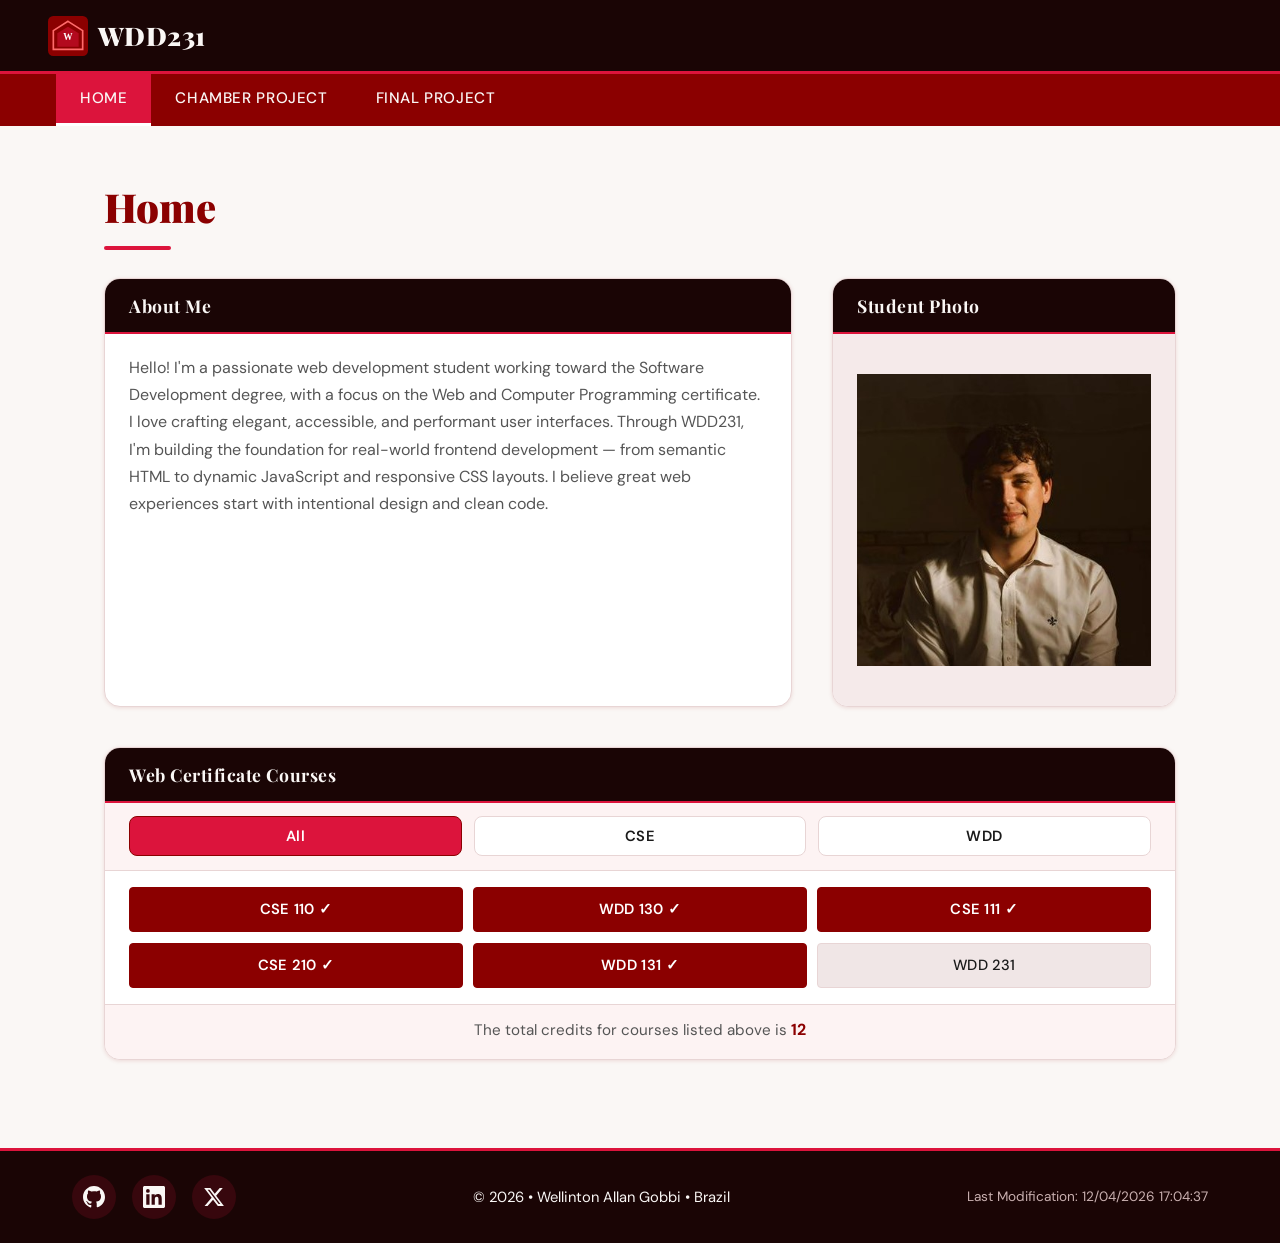
<file: index.html>
<!-- https://wellintongobbi.github.io/wdd231 -->
<!DOCTYPE html>
<html lang="en">

<head>
  <meta charset="UTF-8" />
  <meta property="og:title" content="Wellinton's Portfolio Website">
  <meta property="og:description"
    content="Portfolio of Wellinton Gobbi, a Web Frontend Development student. Showcasing projects, WDD231 course progress, and skills in HTML, CSS, and JavaScript focused on modern, accessible, and responsive interfaces.">
  <meta property="og:image" content="https://wellintongobbi.github.io/wdd231/images/profile.jpeg">
  <meta property="og:url" content="https://wellintongobbi.github.io/wdd231">
  <meta name="viewport" content="width=device-width, initial-scale=1.0" />
  <meta name="description"
    content="WDD231 Course Home Page – Web Frontend Development I, showcasing student profile, course progress, and web certificate courses." />
  <meta name="author" content="Wellinton Allan Gobbi" />
  <title>WDD231 | Web Frontend Development</title>

  <!-- Google Fonts -->
  <link rel="preconnect" href="https://fonts.googleapis.com" />
  <link rel="preconnect" href="https://fonts.gstatic.com" crossorigin />
  <link
    href="https://fonts.googleapis.com/css2?family=Playfair+Display:wght@700;900&family=DM+Sans:wght@300;400;500;600&display=swap"
    rel="stylesheet" />

  <!-- CSS -->
  <link rel="stylesheet" href="styles/small.css" />
  <link rel="stylesheet" href="styles/larger.css" />

  <!-- JS -->
  <script src="scripts/navigation.js" defer></script>
  <script src="scripts/date.js" defer></script>
  <script src="scripts/course.js" defer></script>
</head>

<body>

  <!-- HEADER -->
  <header>
    <div class="header-inner">
      <div class="logo-area">
        <svg class="site-logo" xmlns="http://www.w3.org/2000/svg" viewBox="0 0 60 60" aria-label="Site Logo" role="img">
          <rect width="60" height="60" rx="8" fill="#8B0000" />
          <polygon points="30,8 52,22 52,50 30,50 8,50 8,22" fill="none" stroke="#FF6B6B" stroke-width="2.5" />
          <polygon points="30,16 46,26 46,46 30,46 14,46 14,26" fill="#DC143C" opacity="0.5" />
          <text x="30" y="36" text-anchor="middle" font-family="serif" font-size="14" font-weight="bold"
            fill="#fff">W</text>
        </svg>
        <span class="site-name">WDD231</span>
      </div>
      <button class="hamburger" id="hamburger" aria-label="Toggle navigation menu" aria-expanded="false"
        aria-controls="primary-nav">
        <span></span><span></span><span></span>
      </button>
    </div>
  </header>

  <!-- NAV -->
  <nav id="primary-nav" aria-label="Primary navigation">
    <ul role="list">
      <li><a href="index.html" class="active" aria-current="page">Home</a></li>
      <li><a href="chamber/index.html">Chamber Project</a></li>
      <li><a href="final/index.html">Final Project</a></li>
    </ul>
  </nav>

  <!-- MAIN -->
  <main>
    <h1>Home</h1>

    <div class="main-grid">

      <!-- About Me Section -->
      <section class="about-section" aria-labelledby="about-heading">
        <h2 id="about-heading">About Me</h2>
        <p>
          Hello! I'm a passionate web development student working toward the Software Development degree,
          with a focus on the Web and Computer Programming certificate. I love crafting elegant, accessible,
          and performant user interfaces. Through WDD231, I'm building the foundation for real-world
          frontend development — from semantic HTML to dynamic JavaScript and responsive CSS layouts.
          I believe great web experiences start with intentional design and clean code.
        </p>
      </section>

      <!-- Student Photo Section -->
      <section class="photo-section" aria-labelledby="photo-heading">
        <h2 id="photo-heading">Student Photo</h2>
        <div class="photo-placeholder" role="img" aria-label="Student profile photo placeholder">
          <img src="images/profile.jpeg" alt="that's me">
        </div>
      </section>

      <!-- Web Certificate Courses Section -->
      <section class="courses-section" aria-labelledby="courses-heading">
        <h2 id="courses-heading">Web Certificate Courses</h2>

        <div class="filter-buttons" role="group" aria-label="Filter courses by type">
          <button class="filter-btn active" data-filter="all" aria-pressed="true">All</button>
          <button class="filter-btn" data-filter="CSE" aria-pressed="false">CSE</button>
          <button class="filter-btn" data-filter="WDD" aria-pressed="false">WDD</button>
        </div>

        <div class="course-list" role="list" id="course-list" aria-live="polite" aria-label="Course list"></div>

        <p class="credits-total" id="credits-total" aria-live="polite">
          The total credits for courses listed above is <strong id="credits-number">0</strong>
        </p>
      </section>

    </div>
  </main>

  <!-- FOOTER -->
  <footer>
    <div class="footer-inner">

      <!-- Social Links -->
      <div class="social-links">
        <a href="https://github.com/wellintongobbi" target="_blank" rel="noopener noreferrer"
          aria-label="GitHub Profile">
          <!-- GitHub Icon -->
          <svg xmlns="http://www.w3.org/2000/svg" viewBox="0 0 24 24" fill="currentColor" aria-hidden="true">
            <path
              d="M12 0C5.37 0 0 5.37 0 12c0 5.3 3.44 9.8 8.2 11.38.6.1.82-.26.82-.58v-2.17c-3.34.73-4.04-1.61-4.04-1.61-.54-1.38-1.33-1.75-1.33-1.75-1.08-.74.08-.72.08-.72 1.2.08 1.83 1.23 1.83 1.23 1.07 1.83 2.8 1.3 3.48.99.1-.77.42-1.3.76-1.6-2.66-.3-5.46-1.33-5.46-5.93 0-1.31.47-2.38 1.24-3.22-.13-.3-.54-1.52.12-3.17 0 0 1.01-.32 3.3 1.23a11.5 11.5 0 0 1 3-.4c1.02 0 2.04.13 3 .4 2.28-1.55 3.29-1.23 3.29-1.23.66 1.65.25 2.87.12 3.17.77.84 1.24 1.91 1.24 3.22 0 4.61-2.81 5.63-5.48 5.92.43.37.81 1.1.81 2.22v3.29c0 .32.22.69.83.57C20.57 21.8 24 17.3 24 12c0-6.63-5.37-12-12-12z" />
          </svg>
        </a>
        <a href="https://www.linkedin.com/in/wellinton-allan-gobbi-3621a415b/" target="_blank" rel="noopener noreferrer"
          aria-label="LinkedIn Profile">
          <!-- LinkedIn Icon -->
          <svg xmlns="http://www.w3.org/2000/svg" viewBox="0 0 24 24" fill="currentColor" aria-hidden="true">
            <path
              d="M20.45 20.45h-3.55v-5.57c0-1.33-.03-3.04-1.85-3.04-1.85 0-2.14 1.45-2.14 2.94v5.67H9.36V9h3.41v1.56h.05c.47-.9 1.63-1.85 3.36-1.85 3.6 0 4.27 2.37 4.27 5.45v6.29zM5.34 7.43a2.06 2.06 0 1 1 0-4.12 2.06 2.06 0 0 1 0 4.12zm1.78 13.02H3.56V9h3.56v11.45zM22.22 0H1.77C.79 0 0 .77 0 1.72v20.56C0 23.23.79 24 1.77 24h20.45C23.2 24 24 23.23 24 22.28V1.72C24 .77 23.2 0 22.22 0z" />
          </svg>
        </a>
        <a href="https://x.com/WellintonGobbi" target="_blank" rel="noopener noreferrer"
          aria-label="Twitter / X Profile">
          <!-- X/Twitter Icon -->
          <svg xmlns="http://www.w3.org/2000/svg" viewBox="0 0 24 24" fill="currentColor" aria-hidden="true">
            <path
              d="M18.244 2.25h3.308l-7.227 8.26 8.502 11.24H16.17l-5.214-6.817L4.99 21.75H1.68l7.73-8.835L1.254 2.25H8.08l4.713 6.231zm-1.161 17.52h1.833L7.084 4.126H5.117z" />
          </svg>
        </a>
      </div>

      <!-- Copyright Info -->
      <div class="footer-info">
        <p>
          &copy; <span id="currentyear"></span> &bull; Wellinton Allan Gobbi &bull; Brazil
        </p>
      </div>

      <!-- Last Modified -->
      <div class="footer-modified">
        <p id="lastModified"></p>
      </div>

    </div>
  </footer>

</body>

</html>
</file>
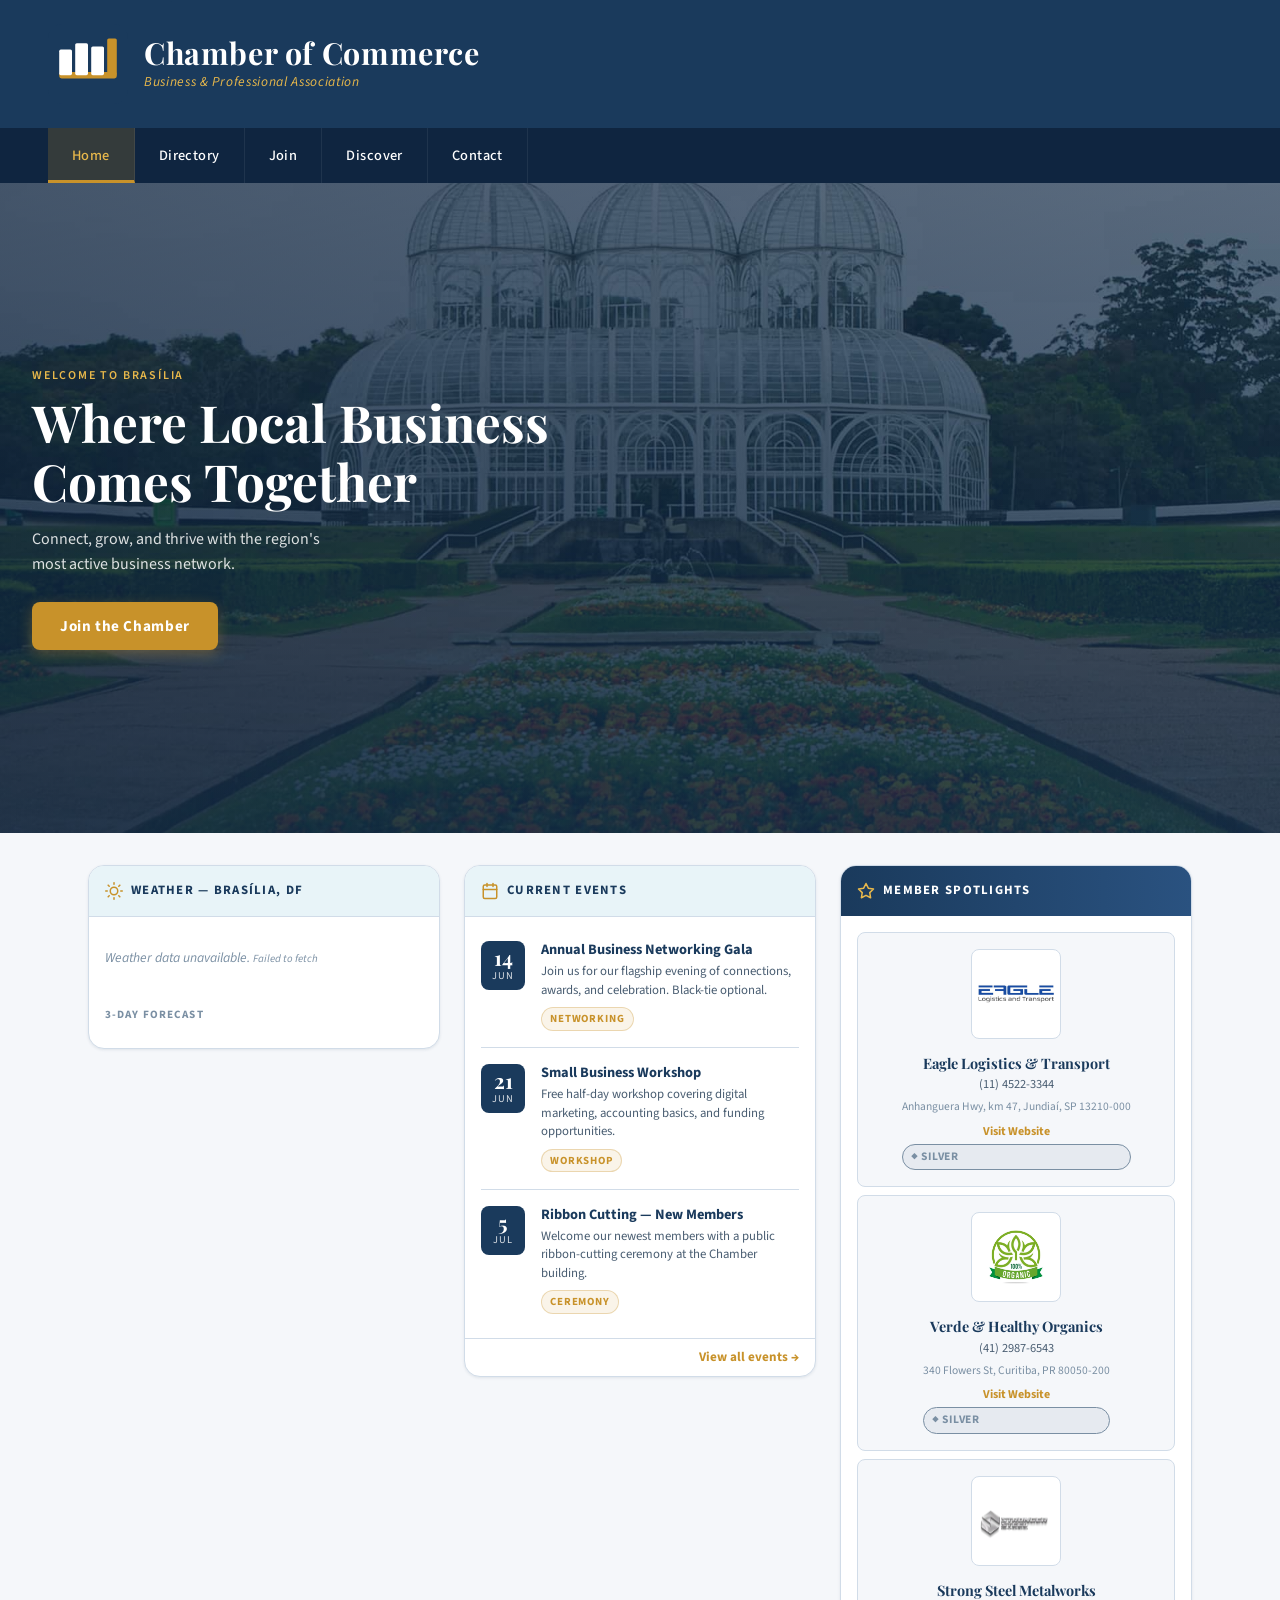
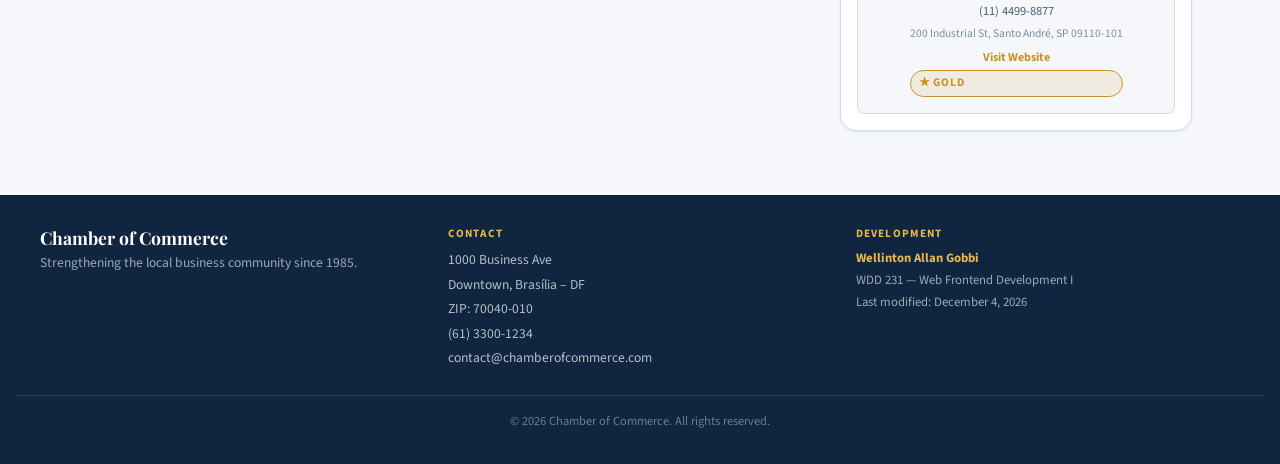
<file: chamber/index.html>
<!DOCTYPE html>
<html lang="en">

<head>
    <meta charset="UTF-8" />
    <meta name="viewport" content="width=device-width, initial-scale=1.0" />
    <meta name="description"
        content="Welcome to the Chamber of Commerce and Business Association. Join us to grow your business, connect with local leaders, and strengthen our community." />
    <meta name="author" content="Wellinton Allan Gobbi" />
    <title>Home | Chamber of Commerce</title>

    <!-- Open Graph / Facebook Meta -->
    <meta property="og:type" content="website" />
    <meta property="og:title" content="Chamber of Commerce — Business &amp; Professional Association" />
    <meta property="og:description"
        content="Join us to grow your business, connect with local leaders, and strengthen our community." />
    <meta property="og:image" content="https://wellintongobbi.github.io/wdd231/chamber/images/og-chamber.jpg" />
    <meta property="og:url" content="https://wellintongobbi.github.io/wdd231/chamber/index.html" />
    <meta property="og:site_name" content="Chamber of Commerce" />

    <!-- Favicon -->
    <link rel="icon" href="images/favicon.svg" type="image/svg+xml" />
    <link rel="alternate icon" href="images/favicon.png" type="image/png" />

    <!-- Google Fonts -->
    <link rel="preconnect" href="https://fonts.googleapis.com" />
    <link rel="preconnect" href="https://fonts.gstatic.com" crossorigin />
    <link
        href="https://fonts.googleapis.com/css2?family=Playfair+Display:wght@700&family=Source+Sans+3:wght@400;500;600&display=swap"
        rel="stylesheet" />

    <!-- CSS: normalize → small → larger -->
    <link rel="stylesheet" href="styles/normalize.css" />
    <link rel="stylesheet" href="styles/small.css" />
    <link rel="stylesheet" href="styles/larger.css" />
</head>

<body>

    <!-- Skip to main content -->
    <a class="skip-link" href="#main-content">Skip to main content</a>

    <!-- ═══════════════ HEADER ═══════════════ -->
    <header id="site-header">
        <div class="header-branding">
            <img class="header-logo" src="images/favicon.svg" alt="Chamber of Commerce logo" width="70" height="70" />
            <div class="header-title">
                <h1>Chamber of Commerce</h1>
                <p>Business &amp; Professional Association</p>
            </div>
        </div>
    </header>

    <!-- ═══════════════ NAVIGATION ═══════════════ -->
    <nav id="site-nav" aria-label="Main navigation">
        <button class="nav-toggle" aria-controls="main-menu" aria-expanded="false" aria-label="Toggle navigation menu">
            Menu
            <div class="hamburger" aria-hidden="true">
                <span></span>
                <span></span>
                <span></span>
            </div>
        </button>

        <ul class="nav-menu" id="main-menu" role="menubar">
            <li role="none"><a href="index.html" role="menuitem" class="active" aria-current="page">Home</a></li>
            <li role="none"><a href="directory.html" role="menuitem">Directory</a></li>
            <li role="none"><a href="join.html" role="menuitem">Join</a></li>
            <li role="none"><a href="discover.html" role="menuitem">Discover</a></li>
            <li role="none"><a href="contact.html" role="menuitem">Contact</a></li>
        </ul>
    </nav>

    <!-- ═══════════════ MAIN ═══════════════ -->
    <main id="main-content">

        <!-- ── HERO ── -->
        <section class="home-hero" aria-labelledby="hero-heading">
            <div class="hero-overlay"></div>
            <div class="hero-content">
                <p class="hero-eyebrow">Welcome to Brasília</p>
                <h2 id="hero-heading">Where Local Business<br />Comes Together</h2>
                <p class="hero-sub">Connect, grow, and thrive with the region's most active business network.</p>
                <a href="join.html" class="btn-cta">Join the Chamber</a>
            </div>
        </section>

        <!-- ── HOME GRID (weather + events + spotlights) ── -->
        <div class="home-grid">

            <!-- ── WEATHER ── -->
            <section class="home-card weather-card" aria-labelledby="weather-heading">
                <div class="card-header-bar">
                    <svg xmlns="http://www.w3.org/2000/svg" viewBox="0 0 24 24" fill="none" stroke="currentColor"
                        stroke-width="2" stroke-linecap="round" stroke-linejoin="round" width="18" height="18"
                        aria-hidden="true">
                        <circle cx="12" cy="12" r="5" />
                        <line x1="12" y1="1" x2="12" y2="3" />
                        <line x1="12" y1="21" x2="12" y2="23" />
                        <line x1="4.22" y1="4.22" x2="5.64" y2="5.64" />
                        <line x1="18.36" y1="18.36" x2="19.78" y2="19.78" />
                        <line x1="1" y1="12" x2="3" y2="12" />
                        <line x1="21" y1="12" x2="23" y2="12" />
                        <line x1="4.22" y1="19.78" x2="5.64" y2="18.36" />
                        <line x1="18.36" y1="5.64" x2="19.78" y2="4.22" />
                    </svg>
                    <h2 id="weather-heading">Weather — Brasília, DF</h2>
                </div>

                <div id="weather-current" class="weather-current" aria-live="polite">
                    <div class="loading-spinner" role="status" aria-label="Loading weather..."></div>
                </div>

                <div class="forecast-label">3-Day Forecast</div>
                <div id="weather-forecast" class="weather-forecast" aria-live="polite">
                    <!-- Populated by JS -->
                </div>
            </section>

            <!-- ── CURRENT EVENTS ── -->
            <section class="home-card events-card" aria-labelledby="events-heading">
                <div class="card-header-bar">
                    <svg xmlns="http://www.w3.org/2000/svg" viewBox="0 0 24 24" fill="none" stroke="currentColor"
                        stroke-width="2" stroke-linecap="round" stroke-linejoin="round" width="18" height="18"
                        aria-hidden="true">
                        <rect x="3" y="4" width="18" height="18" rx="2" ry="2" />
                        <line x1="16" y1="2" x2="16" y2="6" />
                        <line x1="8" y1="2" x2="8" y2="6" />
                        <line x1="3" y1="10" x2="21" y2="10" />
                    </svg>
                    <h2 id="events-heading">Current Events</h2>
                </div>

                <ul class="events-list">
                    <li class="event-item">
                        <div class="event-date">
                            <span class="event-day">14</span>
                            <span class="event-month">Jun</span>
                        </div>
                        <div class="event-info">
                            <h3>Annual Business Networking Gala</h3>
                            <p>Join us for our flagship evening of connections, awards, and celebration. Black-tie
                                optional.</p>
                            <span class="event-tag">Networking</span>
                        </div>
                    </li>
                    <li class="event-item">
                        <div class="event-date">
                            <span class="event-day">21</span>
                            <span class="event-month">Jun</span>
                        </div>
                        <div class="event-info">
                            <h3>Small Business Workshop</h3>
                            <p>Free half-day workshop covering digital marketing, accounting basics, and funding
                                opportunities.</p>
                            <span class="event-tag">Workshop</span>
                        </div>
                    </li>
                    <li class="event-item">
                        <div class="event-date">
                            <span class="event-day">5</span>
                            <span class="event-month">Jul</span>
                        </div>
                        <div class="event-info">
                            <h3>Ribbon Cutting — New Members</h3>
                            <p>Welcome our newest members with a public ribbon-cutting ceremony at the Chamber building.
                            </p>
                            <span class="event-tag">Ceremony</span>
                        </div>
                    </li>
                </ul>

                <a href="discover.html" class="events-more-link">View all events →</a>
            </section>

            <!-- ── SPOTLIGHTS ── -->
            <section class="spotlights-section" aria-labelledby="spotlights-heading">
                <div class="card-header-bar spotlights-header">
                    <svg xmlns="http://www.w3.org/2000/svg" viewBox="0 0 24 24" fill="none" stroke="currentColor"
                        stroke-width="2" stroke-linecap="round" stroke-linejoin="round" width="18" height="18"
                        aria-hidden="true">
                        <polygon
                            points="12 2 15.09 8.26 22 9.27 17 14.14 18.18 21.02 12 17.77 5.82 21.02 7 14.14 2 9.27 8.91 8.26 12 2" />
                    </svg>
                    <h2 id="spotlights-heading">Member Spotlights</h2>
                </div>

                <div id="spotlights-display" class="spotlights-grid" aria-live="polite">
                    <!-- Populated by JS -->
                </div>
            </section>

        </div><!-- /.home-grid -->

    </main>

    <!-- ═══════════════ FOOTER ═══════════════ -->
    <footer id="site-footer">
        <div class="footer-grid">

            <div class="footer-brand">
                <h2>Chamber of Commerce</h2>
                <p>Strengthening the local business community since 1985.</p>
            </div>

            <div class="footer-contact">
                <h3>Contact</h3>
                <address>
                    1000 Business Ave<br />
                    Downtown, Brasília – DF<br />
                    ZIP: 70040-010<br />
                    <a href="tel:+556133001234" style="color:rgba(255,255,255,.7);">(61) 3300-1234</a><br />
                    <a href="mailto:contact@chamberofcommerce.com" style="color:rgba(255,255,255,.7);">
                        contact@chamberofcommerce.com
                    </a>
                </address>
            </div>

            <div class="footer-dev">
                <h3>Development</h3>
                <p>
                    <strong class="footer-gold">Wellinton Allan Gobbi</strong><br />
                    WDD 231 — Web Frontend Development I<br />
                    Last modified: <span id="last-modified"></span>
                </p>
            </div>

        </div>

        <div class="footer-bottom">
            &copy; <span id="copyright-year"></span> Chamber of Commerce. All rights reserved.
        </div>
    </footer>

    <!-- JavaScript -->
    <script src="scripts/home.js" defer></script>
</body>

</html>
</file>
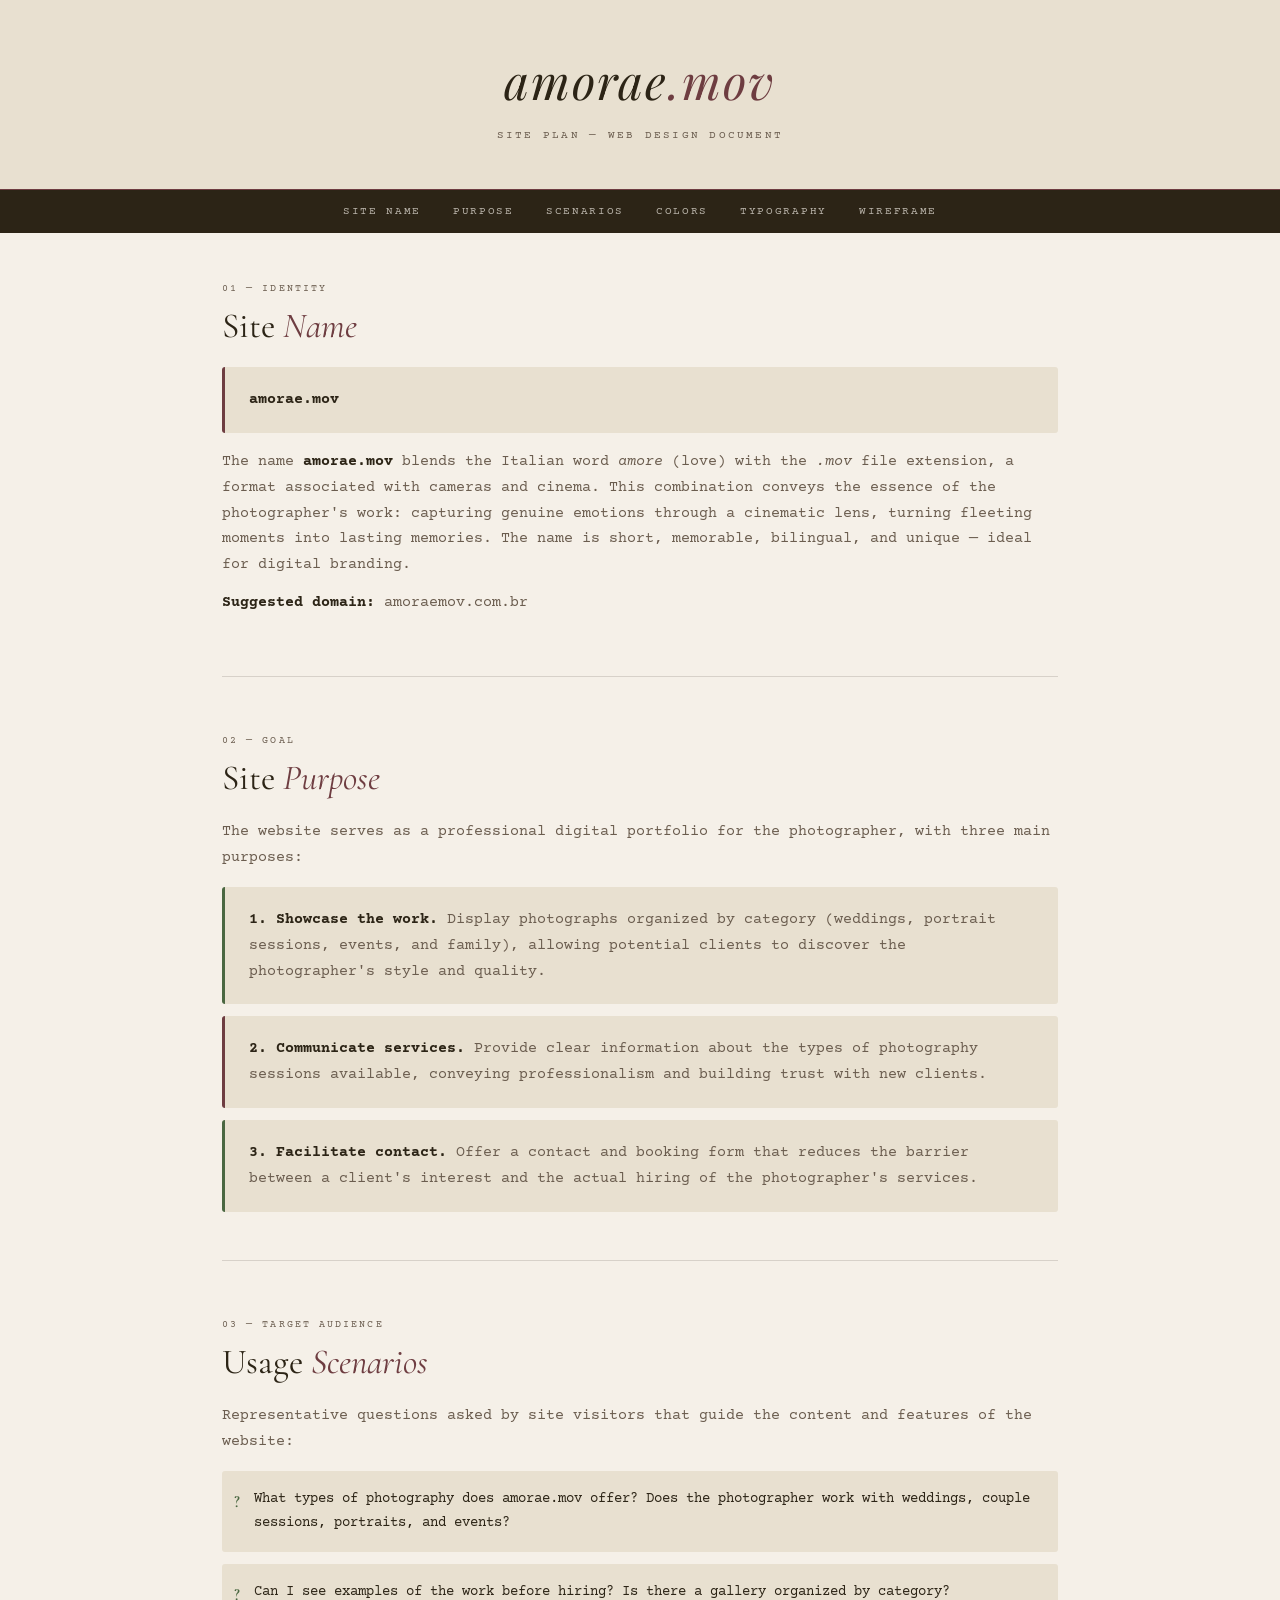
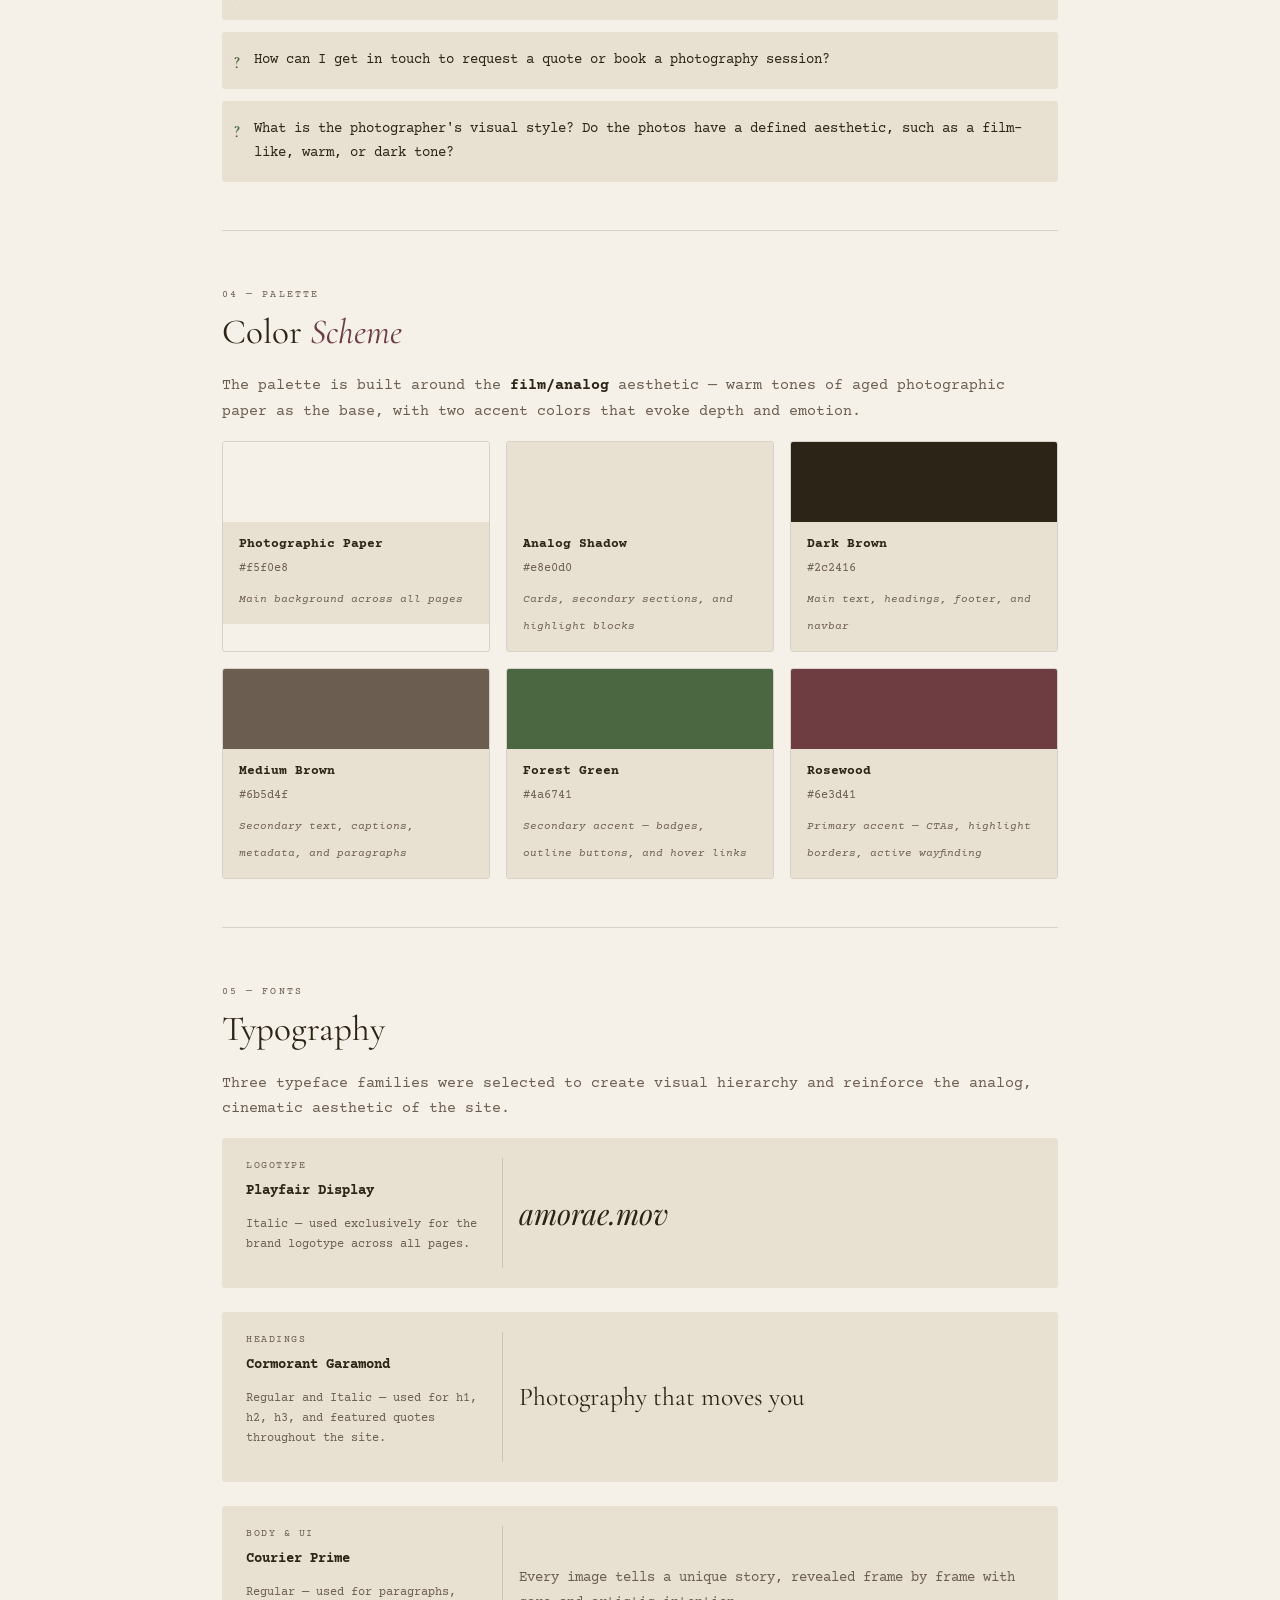
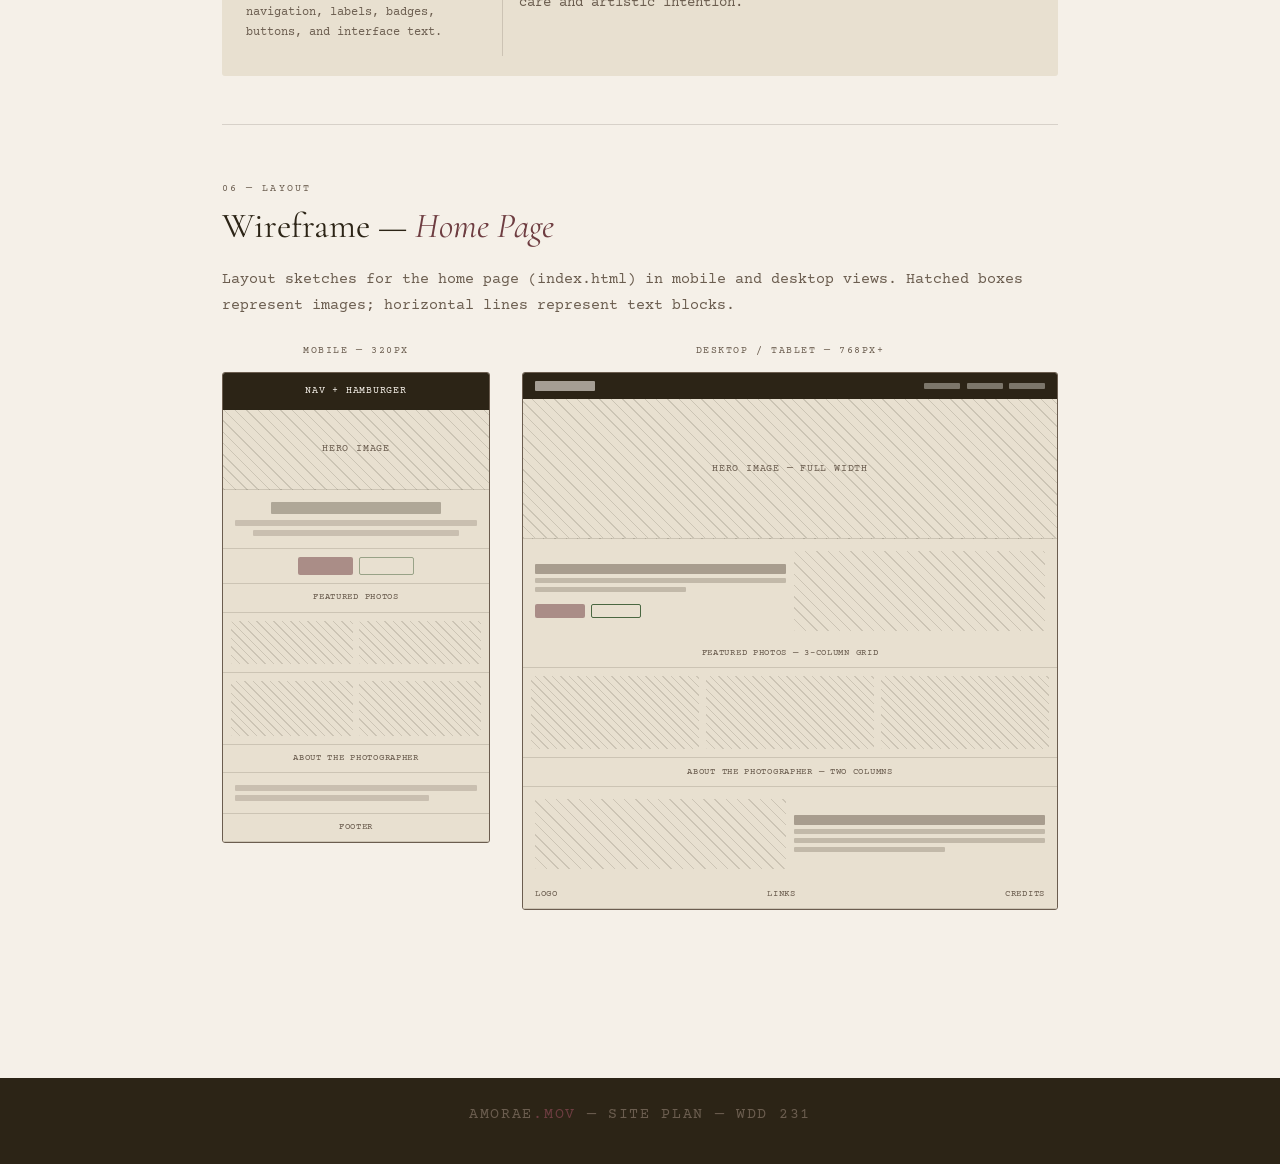
<file: siteplan.html>
<!DOCTYPE html>
<html lang="en">

<head>
  <meta charset="UTF-8">
  <meta name="viewport" content="width=device-width, initial-scale=1.0">
  <title>amorae.mov — Site Plan</title>
  <link
    href="https://fonts.googleapis.com/css2?family=Cormorant+Garamond:ital,wght@0,400;0,500;0,600;1,400;1,500&family=Courier+Prime:ital@0;1&family=Playfair+Display:ital@1&display=swap"
    rel="stylesheet">
  <meta property="og:url" content="https://wellintongobbi.github.io/wdd231/siteplan.html" />
  <style>
    *,
    *::before,
    *::after {
      box-sizing: border-box;
      margin: 0;
      padding: 0;
    }

    :root {
      --bg: #f5f0e8;
      --bg2: #e8e0d0;
      --text: #2c2416;
      --text2: #6b5d4f;
      --green: #4a6741;
      --wine: #6e3d41;
      --border: rgba(44, 36, 22, 0.15);
    }

    body {
      background: var(--bg);
      color: var(--text);
      font-family: 'Courier Prime', monospace;
      line-height: 1.7;
    }

    /* HEADER */
    header {
      background: var(--bg2);
      border-bottom: 1px solid var(--wine);
      padding: 2.5rem 2rem 2rem;
      text-align: center;
    }

    .logo {
      font-family: 'Playfair Display', serif;
      font-style: italic;
      font-size: clamp(2rem, 5vw, 3rem);
      color: var(--text);
      letter-spacing: 0.04em;
      display: block;
      margin-bottom: 0.25rem;
    }

    .logo span {
      color: var(--wine);
    }

    header p {
      font-size: 0.7rem;
      letter-spacing: 0.2em;
      text-transform: uppercase;
      color: var(--text2);
    }

    /* NAV */
    nav {
      background: var(--text);
      padding: 0.75rem 2rem;
      display: flex;
      justify-content: center;
      gap: 2rem;
      flex-wrap: wrap;
    }

    nav a {
      font-size: 0.7rem;
      letter-spacing: 0.15em;
      text-transform: uppercase;
      color: var(--bg);
      text-decoration: none;
      opacity: 0.7;
      transition: opacity 0.2s;
    }

    nav a:hover {
      opacity: 1;
    }

    /* MAIN */
    main {
      max-width: 900px;
      margin: 0 auto;
      padding: 3rem 2rem 4rem;
    }

    section {
      margin-bottom: 3.5rem;
      padding-bottom: 3rem;
      border-bottom: 0.5px solid var(--border);
    }

    section:last-child {
      border-bottom: none;
    }

    .section-label {
      font-size: 0.65rem;
      letter-spacing: 0.2em;
      text-transform: uppercase;
      color: var(--text2);
      margin-bottom: 0.4rem;
    }

    h2 {
      font-family: 'Cormorant Garamond', serif;
      font-size: clamp(1.6rem, 3vw, 2.2rem);
      font-weight: 400;
      color: var(--text);
      margin-bottom: 1.25rem;
      line-height: 1.2;
    }

    h2 em {
      color: var(--wine);
      font-style: italic;
    }

    p {
      color: var(--text2);
      font-size: 0.95rem;
      margin-bottom: 0.75rem;
    }

    strong {
      color: var(--text);
      font-weight: 600;
    }

    /* CARD */
    .card {
      background: var(--bg2);
      border-radius: 3px;
      border-left: 3px solid var(--wine);
      padding: 1.25rem 1.5rem;
      margin-top: 1rem;
    }

    .card p {
      margin-bottom: 0;
    }

    /* SCENARIOS */
    .scenario-list {
      list-style: none;
      display: flex;
      flex-direction: column;
      gap: 0.75rem;
      margin-top: 1rem;
    }

    .scenario-list li {
      background: var(--bg2);
      border-radius: 3px;
      padding: 1rem 1.25rem 1rem 2rem;
      font-size: 0.9rem;
      color: var(--text);
      position: relative;
    }

    .scenario-list li::before {
      content: '?';
      position: absolute;
      left: 0.75rem;
      top: 1rem;
      color: var(--green);
      font-family: 'Cormorant Garamond', serif;
      font-size: 1.1rem;
      font-weight: 600;
    }

    /* COLOR SCHEME */
    .color-grid {
      display: grid;
      grid-template-columns: repeat(auto-fit, minmax(220px, 1fr));
      gap: 1rem;
      margin-top: 1rem;
    }

    .color-item {
      border-radius: 3px;
      overflow: hidden;
      border: 0.5px solid var(--border);
    }

    .color-swatch {
      height: 80px;
      width: 100%;
    }

    .color-info {
      background: var(--bg2);
      padding: 0.75rem 1rem;
    }

    .color-name {
      font-size: 0.8rem;
      font-weight: 600;
      color: var(--text);
      display: block;
      margin-bottom: 0.2rem;
    }

    .color-hex {
      font-size: 0.75rem;
      color: var(--text2);
      display: block;
      margin-bottom: 0.35rem;
    }

    .color-use {
      font-size: 0.7rem;
      color: var(--text2);
      font-style: italic;
    }

    /* TYPOGRAPHY */
    .type-grid {
      display: flex;
      flex-direction: column;
      gap: 1.5rem;
      margin-top: 1rem;
    }

    .type-item {
      background: var(--bg2);
      border-radius: 3px;
      padding: 1.25rem 1.5rem;
      display: grid;
      grid-template-columns: 1fr 2fr;
      gap: 1rem;
      align-items: center;
    }

    .type-meta {
      border-right: 0.5px solid var(--border);
      padding-right: 1rem;
    }

    .type-meta .label {
      font-size: 0.65rem;
      letter-spacing: 0.15em;
      text-transform: uppercase;
      color: var(--text2);
      margin-bottom: 0.25rem;
    }

    .type-meta .font-name {
      font-size: 0.85rem;
      color: var(--text);
      font-weight: 600;
    }

    .type-meta .font-use {
      font-size: 0.75rem;
      color: var(--text2);
      margin-top: 0.2rem;
    }

    .type-sample-playfair {
      font-family: 'Playfair Display', serif;
      font-style: italic;
      font-size: 1.8rem;
      color: var(--text);
    }

    .type-sample-cormorant {
      font-family: 'Cormorant Garamond', serif;
      font-size: 1.6rem;
      font-weight: 400;
      color: var(--text);
    }

    .type-sample-courier {
      font-family: 'Courier Prime', monospace;
      font-size: 0.9rem;
      color: var(--text2);
      line-height: 1.7;
    }

    /* WIREFRAME */
    .wireframe-grid {
      display: grid;
      grid-template-columns: 1fr 2fr;
      gap: 2rem;
      margin-top: 1.5rem;
      align-items: start;
    }

    .wireframe-label {
      font-size: 0.65rem;
      letter-spacing: 0.15em;
      text-transform: uppercase;
      color: var(--text2);
      text-align: center;
      margin-bottom: 0.75rem;
    }

    .wf-frame {
      border: 1.5px solid var(--text2);
      border-radius: 3px;
      overflow: hidden;
      background: var(--bg2);
    }

    .wf-block {
      border-bottom: 1px solid var(--border);
      padding: 0.5rem 0.6rem;
      font-size: 0.6rem;
      letter-spacing: 0.08em;
      text-transform: uppercase;
      color: var(--text2);
      text-align: center;
    }

    .wf-block.header-bar {
      background: var(--text);
      color: var(--bg);
      padding: 0.6rem;
    }

    .wf-block.hero-img {
      height: 80px;
      background: repeating-linear-gradient(45deg, var(--border), var(--border) 1px, transparent 1px, transparent 8px);
      display: flex;
      align-items: center;
      justify-content: center;
    }

    .wf-block.card-row {
      display: flex;
      gap: 0.4rem;
      padding: 0.5rem;
      height: 60px;
    }

    .wf-mini-card {
      flex: 1;
      background: repeating-linear-gradient(45deg, var(--border), var(--border) 1px, transparent 1px, transparent 6px);
      border-radius: 2px;
    }

    .wf-block.btn-row {
      display: flex;
      gap: 0.4rem;
      justify-content: center;
      padding: 0.5rem;
    }

    .wf-btn {
      height: 18px;
      width: 55px;
      border-radius: 2px;
      background: var(--wine);
      opacity: 0.5;
    }

    .wf-btn.outline {
      background: transparent;
      border: 1px solid var(--green);
    }

    .wf-block.footer-bar {
      background: var(--bg2);
      height: 28px;
    }

    .wf-desktop .wf-block.hero-img {
      height: 140px;
    }

    .wf-desktop .wf-block.card-row {
      height: 90px;
    }

    .wf-desktop-nav {
      display: flex;
      justify-content: space-between;
      align-items: center;
      background: var(--text);
      padding: 0.5rem 0.75rem;
    }

    .wf-nav-logo {
      width: 60px;
      height: 10px;
      background: var(--bg);
      border-radius: 1px;
      opacity: 0.6;
    }

    .wf-nav-links {
      display: flex;
      gap: 0.4rem;
    }

    .wf-nav-link {
      width: 36px;
      height: 6px;
      background: var(--bg);
      border-radius: 1px;
      opacity: 0.4;
    }

    .wf-desktop-two-col {
      display: grid;
      grid-template-columns: 1fr 1fr;
      gap: 0.5rem;
      padding: 0.5rem;
    }

    .wf-text-lines {
      display: flex;
      flex-direction: column;
      gap: 4px;
      justify-content: center;
    }

    .wf-line {
      height: 5px;
      border-radius: 1px;
      background: var(--text2);
      opacity: 0.3;
    }

    .wf-line.short {
      width: 60%;
    }

    .wf-line.title {
      height: 10px;
      opacity: 0.5;
    }

    /* FOOTER */
    footer {
      background: var(--text);
      color: var(--bg2);
      text-align: center;
      padding: 1.5rem 2rem;
      font-size: 0.7rem;
      letter-spacing: 0.15em;
      text-transform: uppercase;
    }

    footer span {
      color: var(--wine);
    }

    /* RESPONSIVE */
    @media (max-width: 600px) {
      .wireframe-grid {
        grid-template-columns: 1fr;
      }

      .type-item {
        grid-template-columns: 1fr;
      }

      .type-meta {
        border-right: none;
        border-bottom: 0.5px solid var(--border);
        padding-right: 0;
        padding-bottom: 0.75rem;
      }

      nav {
        gap: 1rem;
      }
    }
  </style>
</head>

<body>

  <header>
    <span class="logo">amorae<span>.mov</span></span>
    <p>Site Plan — Web Design Document</p>
  </header>

  <nav>
    <a href="#name">Site Name</a>
    <a href="#purpose">Purpose</a>
    <a href="#scenarios">Scenarios</a>
    <a href="#colors">Colors</a>
    <a href="#typography">Typography</a>
    <a href="#wireframe">Wireframe</a>
  </nav>

  <main>

    <!-- 1. SITE NAME -->
    <section id="name">
      <p class="section-label">01 — Identity</p>
      <h2>Site <em>Name</em></h2>
      <div class="card">
        <p><strong>amorae.mov</strong></p>
      </div>
      <p style="margin-top:1rem;">The name <strong>amorae.mov</strong> blends the Italian word <em>amore</em> (love)
        with the <em>.mov</em> file extension, a format associated with cameras and cinema. This combination conveys the
        essence of the photographer's work: capturing genuine emotions through a cinematic lens, turning fleeting
        moments into lasting memories. The name is short, memorable, bilingual, and unique — ideal for digital branding.
      </p>
      <p><strong>Suggested domain:</strong> amoraemov.com.br</p>
    </section>

    <!-- 2. SITE PURPOSE -->
    <section id="purpose">
      <p class="section-label">02 — Goal</p>
      <h2>Site <em>Purpose</em></h2>
      <p>The website serves as a professional digital portfolio for the photographer, with three main purposes:</p>
      <div class="card" style="border-left-color: var(--green);">
        <p><strong>1. Showcase the work.</strong> Display photographs organized by category (weddings, portrait
          sessions, events, and family), allowing potential clients to discover the photographer's style and quality.
        </p>
      </div>
      <div class="card" style="border-left-color: var(--wine); margin-top:0.75rem;">
        <p><strong>2. Communicate services.</strong> Provide clear information about the types of photography sessions
          available, conveying professionalism and building trust with new clients.</p>
      </div>
      <div class="card" style="border-left-color: var(--green); margin-top:0.75rem;">
        <p><strong>3. Facilitate contact.</strong> Offer a contact and booking form that reduces the barrier between a
          client's interest and the actual hiring of the photographer's services.</p>
      </div>
    </section>

    <!-- 3. SCENARIOS -->
    <section id="scenarios">
      <p class="section-label">03 — Target Audience</p>
      <h2>Usage <em>Scenarios</em></h2>
      <p>Representative questions asked by site visitors that guide the content and features of the website:</p>
      <ul class="scenario-list">
        <li>What types of photography does amorae.mov offer? Does the photographer work with weddings, couple sessions,
          portraits, and events?</li>
        <li>Can I see examples of the work before hiring? Is there a gallery organized by category?</li>
        <li>How can I get in touch to request a quote or book a photography session?</li>
        <li>What is the photographer's visual style? Do the photos have a defined aesthetic, such as a film-like, warm,
          or dark tone?</li>
      </ul>
    </section>

    <!-- 4. COLOR SCHEME -->
    <section id="colors">
      <p class="section-label">04 — Palette</p>
      <h2>Color <em>Scheme</em></h2>
      <p>The palette is built around the <strong>film/analog</strong> aesthetic — warm tones of aged photographic paper
        as the base, with two accent colors that evoke depth and emotion.</p>
      <div class="color-grid">
        <div class="color-item">
          <div class="color-swatch" style="background:#f5f0e8;"></div>
          <div class="color-info">
            <span class="color-name">Photographic Paper</span>
            <span class="color-hex">#f5f0e8</span>
            <span class="color-use">Main background across all pages</span>
          </div>
        </div>
        <div class="color-item">
          <div class="color-swatch" style="background:#e8e0d0;"></div>
          <div class="color-info">
            <span class="color-name">Analog Shadow</span>
            <span class="color-hex">#e8e0d0</span>
            <span class="color-use">Cards, secondary sections, and highlight blocks</span>
          </div>
        </div>
        <div class="color-item">
          <div class="color-swatch" style="background:#2c2416;"></div>
          <div class="color-info">
            <span class="color-name">Dark Brown</span>
            <span class="color-hex">#2c2416</span>
            <span class="color-use">Main text, headings, footer, and navbar</span>
          </div>
        </div>
        <div class="color-item">
          <div class="color-swatch" style="background:#6b5d4f;"></div>
          <div class="color-info">
            <span class="color-name">Medium Brown</span>
            <span class="color-hex">#6b5d4f</span>
            <span class="color-use">Secondary text, captions, metadata, and paragraphs</span>
          </div>
        </div>
        <div class="color-item">
          <div class="color-swatch" style="background:#4a6741;"></div>
          <div class="color-info">
            <span class="color-name">Forest Green</span>
            <span class="color-hex">#4a6741</span>
            <span class="color-use">Secondary accent — badges, outline buttons, and hover links</span>
          </div>
        </div>
        <div class="color-item">
          <div class="color-swatch" style="background:#6e3d41;"></div>
          <div class="color-info">
            <span class="color-name">Rosewood</span>
            <span class="color-hex">#6e3d41</span>
            <span class="color-use">Primary accent — CTAs, highlight borders, active wayfinding</span>
          </div>
        </div>
      </div>
    </section>

    <!-- 5. TYPOGRAPHY -->
    <section id="typography">
      <p class="section-label">05 — Fonts</p>
      <h2>Typography</h2>
      <p>Three typeface families were selected to create visual hierarchy and reinforce the analog, cinematic aesthetic
        of the site.</p>
      <div class="type-grid">

        <div class="type-item">
          <div class="type-meta">
            <p class="label">Logotype</p>
            <p class="font-name">Playfair Display</p>
            <p class="font-use">Italic — used exclusively for the brand logotype across all pages.</p>
          </div>
          <div class="type-sample-playfair">amorae.mov</div>
        </div>

        <div class="type-item">
          <div class="type-meta">
            <p class="label">Headings</p>
            <p class="font-name">Cormorant Garamond</p>
            <p class="font-use">Regular and Italic — used for h1, h2, h3, and featured quotes throughout the site.</p>
          </div>
          <div class="type-sample-cormorant">Photography that moves you</div>
        </div>

        <div class="type-item">
          <div class="type-meta">
            <p class="label">Body & UI</p>
            <p class="font-name">Courier Prime</p>
            <p class="font-use">Regular — used for paragraphs, navigation, labels, badges, buttons, and interface text.
            </p>
          </div>
          <div class="type-sample-courier">Every image tells a unique story, revealed frame by frame with care and
            artistic intention.</div>
        </div>

      </div>
    </section>

    <!-- 6. WIREFRAME -->
    <section id="wireframe">
      <p class="section-label">06 — Layout</p>
      <h2>Wireframe — <em>Home Page</em></h2>
      <p>Layout sketches for the home page (index.html) in mobile and desktop views. Hatched boxes represent images;
        horizontal lines represent text blocks.</p>

      <div class="wireframe-grid">

        <!-- MOBILE -->
        <div>
          <p class="wireframe-label">Mobile — 320px</p>
          <div class="wf-frame">
            <div class="wf-block header-bar">nav + hamburger</div>
            <div class="wf-block hero-img">hero image</div>
            <div class="wf-block" style="padding:0.75rem;">
              <div
                style="height:12px;background:var(--text);opacity:0.3;border-radius:1px;margin-bottom:6px;width:70%;margin-left:auto;margin-right:auto;">
              </div>
              <div style="height:6px;background:var(--text2);opacity:0.25;border-radius:1px;margin-bottom:4px;"></div>
              <div style="height:6px;background:var(--text2);opacity:0.25;border-radius:1px;width:85%;margin:0 auto;">
              </div>
            </div>
            <div class="wf-block btn-row">
              <div class="wf-btn"></div>
              <div class="wf-btn outline"></div>
            </div>
            <div class="wf-block" style="padding:0.4rem;font-size:0.55rem;">featured photos</div>
            <div class="wf-block card-row">
              <div class="wf-mini-card"></div>
              <div class="wf-mini-card"></div>
            </div>
            <div class="wf-block card-row" style="height:auto;padding:0.5rem;">
              <div class="wf-mini-card" style="height:55px;"></div>
              <div class="wf-mini-card" style="height:55px;"></div>
            </div>
            <div class="wf-block" style="padding:0.4rem;font-size:0.55rem;">about the photographer</div>
            <div class="wf-block" style="padding:0.75rem;">
              <div style="height:6px;background:var(--text2);opacity:0.25;border-radius:1px;margin-bottom:4px;"></div>
              <div style="height:6px;background:var(--text2);opacity:0.25;border-radius:1px;width:80%;"></div>
            </div>
            <div class="wf-block footer-bar"
              style="display:flex;align-items:center;justify-content:center;font-size:0.55rem;">footer</div>
          </div>
        </div>

        <!-- DESKTOP -->
        <div>
          <p class="wireframe-label">Desktop / Tablet — 768px+</p>
          <div class="wf-frame wf-desktop">
            <div class="wf-desktop-nav">
              <div class="wf-nav-logo"></div>
              <div class="wf-nav-links">
                <div class="wf-nav-link"></div>
                <div class="wf-nav-link"></div>
                <div class="wf-nav-link"></div>
              </div>
            </div>
            <div class="wf-block hero-img">hero image — full width</div>
            <div class="wf-desktop-two-col" style="padding:0.75rem 0.75rem 0.5rem;">
              <div class="wf-text-lines">
                <div class="wf-line title"></div>
                <div class="wf-line"></div>
                <div class="wf-line short"></div>
                <div style="display:flex;gap:6px;margin-top:8px;">
                  <div style="height:14px;width:50px;background:var(--wine);border-radius:2px;opacity:0.5;"></div>
                  <div style="height:14px;width:50px;border:1px solid var(--green);border-radius:2px;"></div>
                </div>
              </div>
              <div
                style="background:repeating-linear-gradient(45deg,var(--border),var(--border) 1px,transparent 1px,transparent 8px);border-radius:2px;min-height:80px;">
              </div>
            </div>
            <div class="wf-block" style="padding:0.4rem;font-size:0.55rem;">featured photos — 3-column grid</div>
            <div class="wf-block card-row" style="height:90px;">
              <div class="wf-mini-card"></div>
              <div class="wf-mini-card"></div>
              <div class="wf-mini-card"></div>
            </div>
            <div class="wf-block" style="padding:0.4rem;font-size:0.55rem;">about the photographer — two columns</div>
            <div class="wf-desktop-two-col" style="padding:0.75rem;">
              <div
                style="background:repeating-linear-gradient(45deg,var(--border),var(--border) 1px,transparent 1px,transparent 8px);border-radius:2px;min-height:70px;">
              </div>
              <div class="wf-text-lines">
                <div class="wf-line title"></div>
                <div class="wf-line"></div>
                <div class="wf-line"></div>
                <div class="wf-line short"></div>
              </div>
            </div>
            <div class="wf-block footer-bar"
              style="display:flex;align-items:center;justify-content:space-between;padding:0.5rem 0.75rem;font-size:0.55rem;">
              <span>logo</span><span>links</span><span>credits</span>
            </div>
          </div>
        </div>

      </div>
    </section>

  </main>

  <footer>
    <p>amorae<span>.mov</span> &mdash; Site Plan &mdash; WDD 231</p>
  </footer>

</body>

</html>
</file>
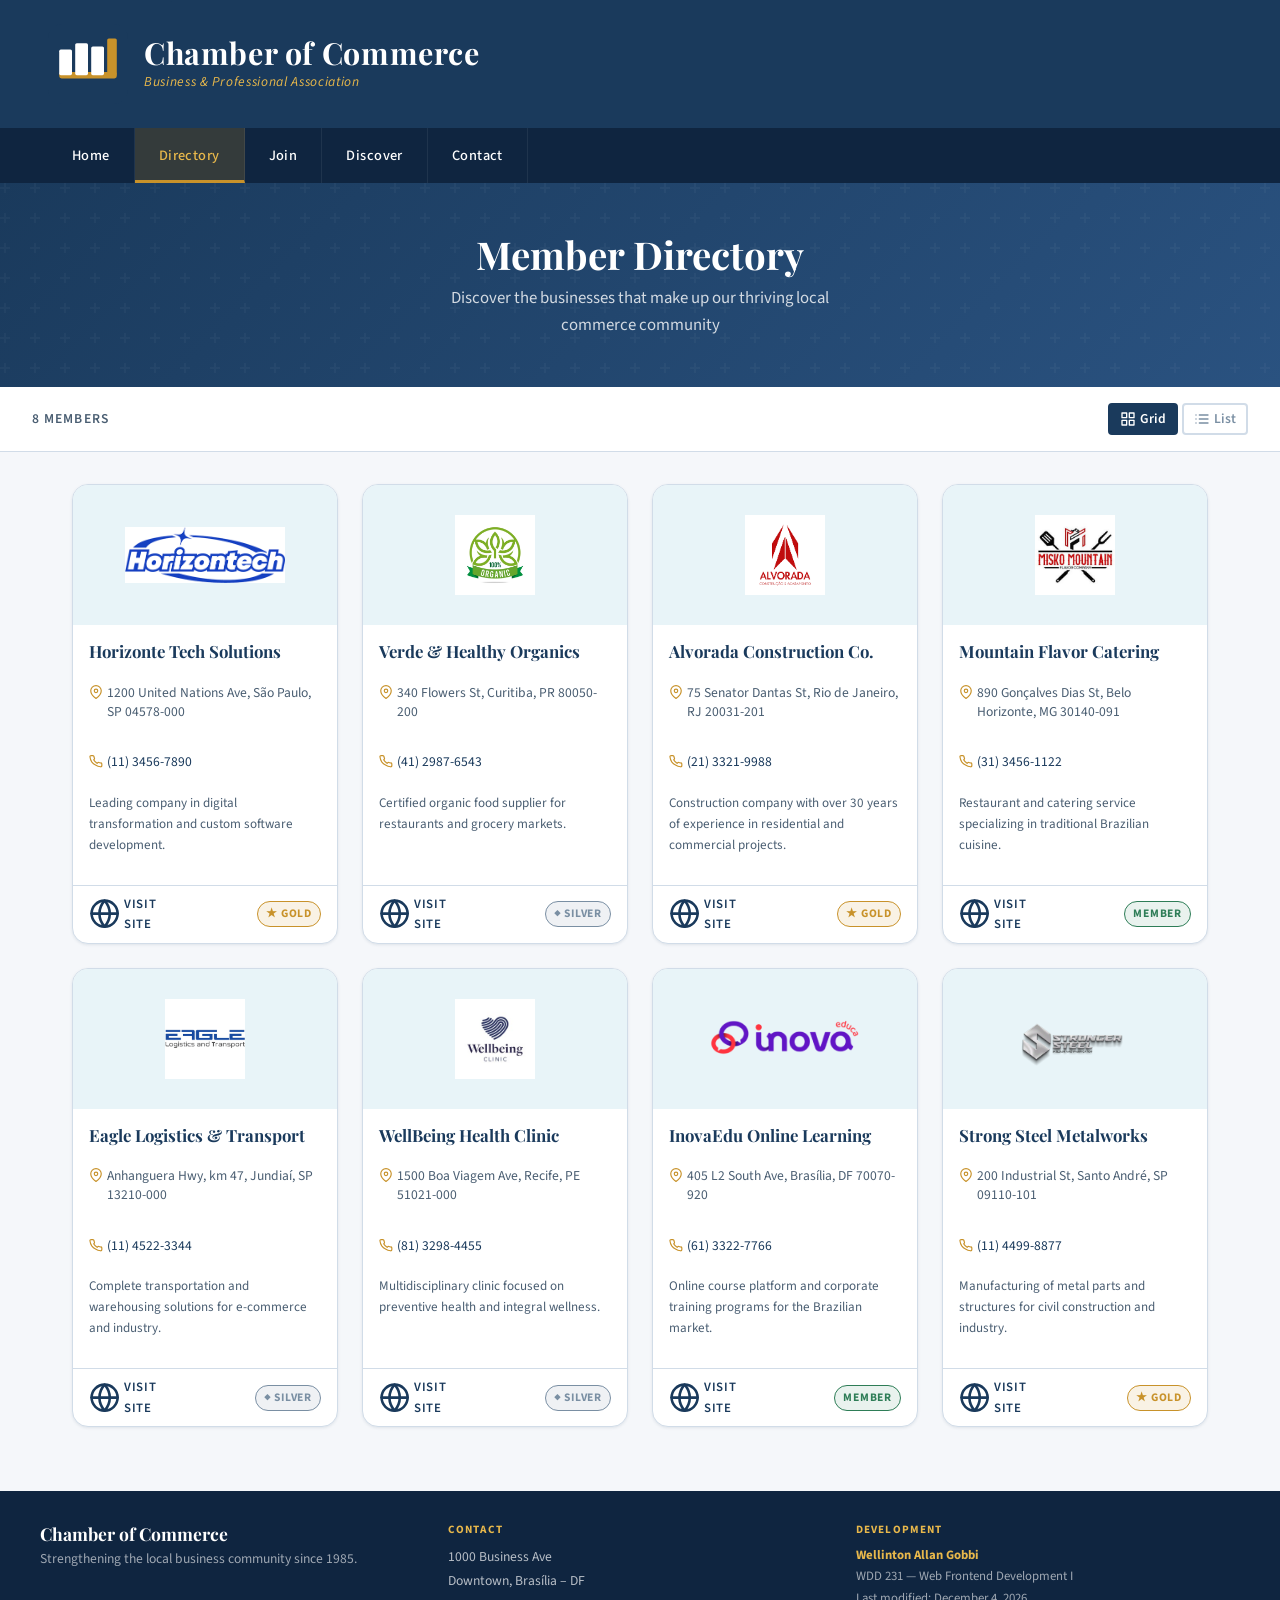
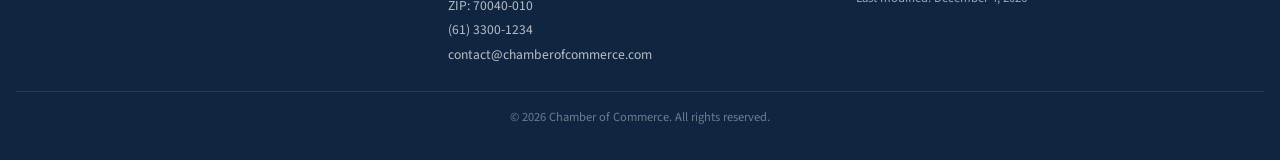
<file: chamber/directory.html>
<!DOCTYPE html>
<html lang="en">
<head>
  <meta charset="UTF-8" />
  <meta name="viewport" content="width=device-width, initial-scale=1.0" />
  <meta name="description" content="Official member directory of the Chamber of Commerce and Business Association. Find partner companies, suppliers, and quality local services." />
  <meta name="author" content="Wellinton Allan Gobbi" />
  <title>Member Directory | Chamber of Commerce</title>

  <!-- Open Graph / Facebook Meta -->
  <meta property="og:type"        content="website" />
  <meta property="og:title"       content="Member Directory | Chamber of Commerce" />
  <meta property="og:description" content="Official member directory of the Chamber of Commerce and Business Association. Find partner companies, suppliers, and quality local services." />
  <meta property="og:image"       content="https://wellintongobbi.github.io/wdd231/chamber/images/og-chamber.jpg" />
  <meta property="og:url"         content="https://wellintongobbi.github.io/wdd231/chamber/directory.html" />
  <meta property="og:site_name"   content="Chamber of Commerce" />

  <!-- Favicon -->
  <link rel="icon" href="images/favicon.svg" type="image/svg+xml" />
  <link rel="alternate icon" href="images/favicon.png" type="image/png" />

  <!-- Google Fonts -->
  <link rel="preconnect" href="https://fonts.googleapis.com" />
  <link rel="preconnect" href="https://fonts.gstatic.com" crossorigin />
  <link href="https://fonts.googleapis.com/css2?family=Playfair+Display:wght@700&family=Source+Sans+3:wght@400;500;600&display=swap" rel="stylesheet" />

  <!-- CSS: normalize → small → larger -->
  <link rel="stylesheet" href="styles/normalize.css" />
  <link rel="stylesheet" href="styles/small.css" />
  <link rel="stylesheet" href="styles/larger.css" />
</head>
<body>

  <!-- Skip to main content (Accessibility) -->
  <a class="skip-link" href="#main-content">Skip to main content</a>

  <!-- ═══════════════ HEADER ═══════════════ -->
  <header id="site-header">
    <div class="header-branding">
      <img
        class="header-logo"
        src="images/favicon.svg"
        alt="Chamber of Commerce logo"
        width="70"
        height="70"
      />
      <div class="header-title">
        <h1>Chamber of Commerce</h1>
        <p>Business &amp; Professional Association</p>
      </div>
    </div>
  </header>

  <!-- ═══════════════ NAVIGATION ═══════════════ -->
  <nav id="site-nav" aria-label="Main navigation">
    <button
      class="nav-toggle"
      aria-controls="main-menu"
      aria-expanded="false"
      aria-label="Toggle navigation menu"
    >
      Menu
      <div class="hamburger" aria-hidden="true">
        <span></span>
        <span></span>
        <span></span>
      </div>
    </button>

    <ul class="nav-menu" id="main-menu" role="menubar">
      <li role="none"><a href="index.html"     role="menuitem">Home</a></li>
      <li role="none"><a href="directory.html" role="menuitem" class="active" aria-current="page">Directory</a></li>
      <li role="none"><a href="join.html"      role="menuitem">Join</a></li>
      <li role="none"><a href="discover.html"  role="menuitem">Discover</a></li>
      <li role="none"><a href="contact.html"   role="menuitem">Contact</a></li>
    </ul>
  </nav>

  <!-- ═══════════════ MAIN ═══════════════ -->
  <main id="main-content">

    <!-- Hero Banner -->
    <section class="page-hero" aria-labelledby="page-title">
      <h2 id="page-title">Member Directory</h2>
      <p>Discover the businesses that make up our thriving local commerce community</p>
    </section>

    <!-- Directory Controls -->
    <div class="directory-controls">
      <h3 aria-live="polite">
        <span id="member-count">Members</span>
      </h3>
      <div class="view-toggle" role="group" aria-label="Toggle view">
        <button
          id="btn-grid"
          class="active"
          title="Grid view"
          aria-label="Grid view"
          aria-pressed="true"
        >
          <!-- Grid icon -->
          <svg xmlns="http://www.w3.org/2000/svg" viewBox="0 0 24 24" fill="none"
               stroke="currentColor" stroke-width="2" stroke-linecap="round"
               stroke-linejoin="round" aria-hidden="true">
            <rect x="3" y="3" width="7" height="7"/><rect x="14" y="3" width="7" height="7"/>
            <rect x="14" y="14" width="7" height="7"/><rect x="3" y="14" width="7" height="7"/>
          </svg>
          Grid
        </button>
        <button
          id="btn-list"
          title="List view"
          aria-label="List view"
          aria-pressed="false"
        >
          <!-- List icon -->
          <svg xmlns="http://www.w3.org/2000/svg" viewBox="0 0 24 24" fill="none"
               stroke="currentColor" stroke-width="2" stroke-linecap="round"
               stroke-linejoin="round" aria-hidden="true">
            <line x1="8" y1="6" x2="21" y2="6"/><line x1="8" y1="12" x2="21" y2="12"/>
            <line x1="8" y1="18" x2="21" y2="18"/>
            <line x1="3" y1="6" x2="3.01" y2="6"/><line x1="3" y1="12" x2="3.01" y2="12"/>
            <line x1="3" y1="18" x2="3.01" y2="18"/>
          </svg>
          List
        </button>
      </div>
    </div>

    <!-- Members Display Area -->
    <section class="members-container" aria-label="Member listings">
      <div id="members-display" aria-live="polite" aria-busy="true">
        <!-- Populated by JavaScript -->
      </div>
    </section>

  </main>

  <!-- ═══════════════ FOOTER ═══════════════ -->
  <footer id="site-footer">
    <div class="footer-grid">

      <div class="footer-brand">
        <h2>Chamber of Commerce</h2>
        <p>Strengthening the local business community since 1985.</p>
      </div>

      <div class="footer-contact">
        <h3>Contact</h3>
        <address>
          1000 Business Ave<br />
          Downtown, Brasília – DF<br />
          ZIP: 70040-010<br />
          <a href="tel:+556133001234" style="color:rgba(255,255,255,.7);">(61) 3300-1234</a><br />
          <a href="mailto:contact@chamberofcommerce.com" style="color:rgba(255,255,255,.7);">
            contact@chamberofcommerce.com
          </a>
        </address>
      </div>

      <div class="footer-dev">
        <h3>Development</h3>
        <p>
          <strong class="footer-gold">Wellinton Allan Gobbi</strong><br />
          WDD 231 — Web Frontend Development I<br />
          Last modified: <span id="last-modified"></span>
        </p>
      </div>

    </div>

    <div class="footer-bottom">
      &copy; <span id="copyright-year"></span> Chamber of Commerce. All rights reserved.
    </div>
  </footer>

  <!-- JavaScript -->
  <script src="scripts/directory.js" defer></script>
</body>
</html>
</file>
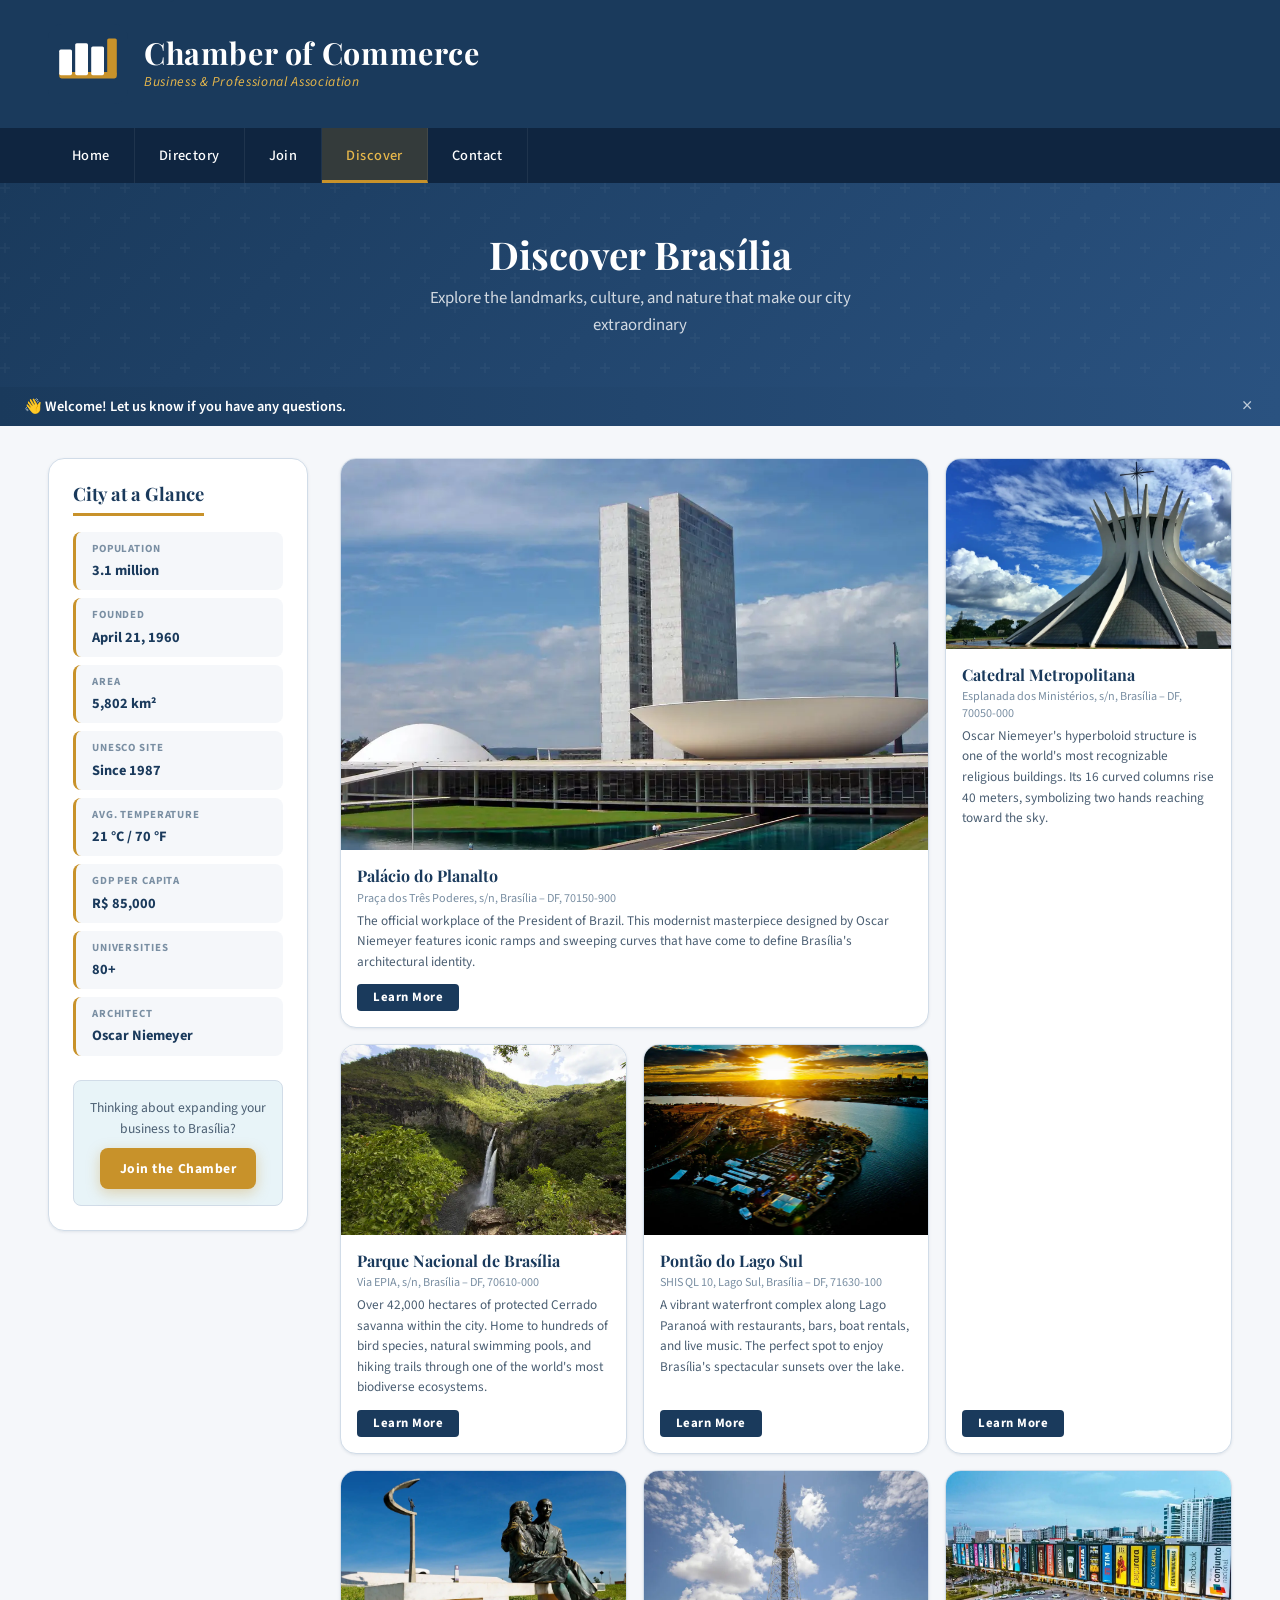
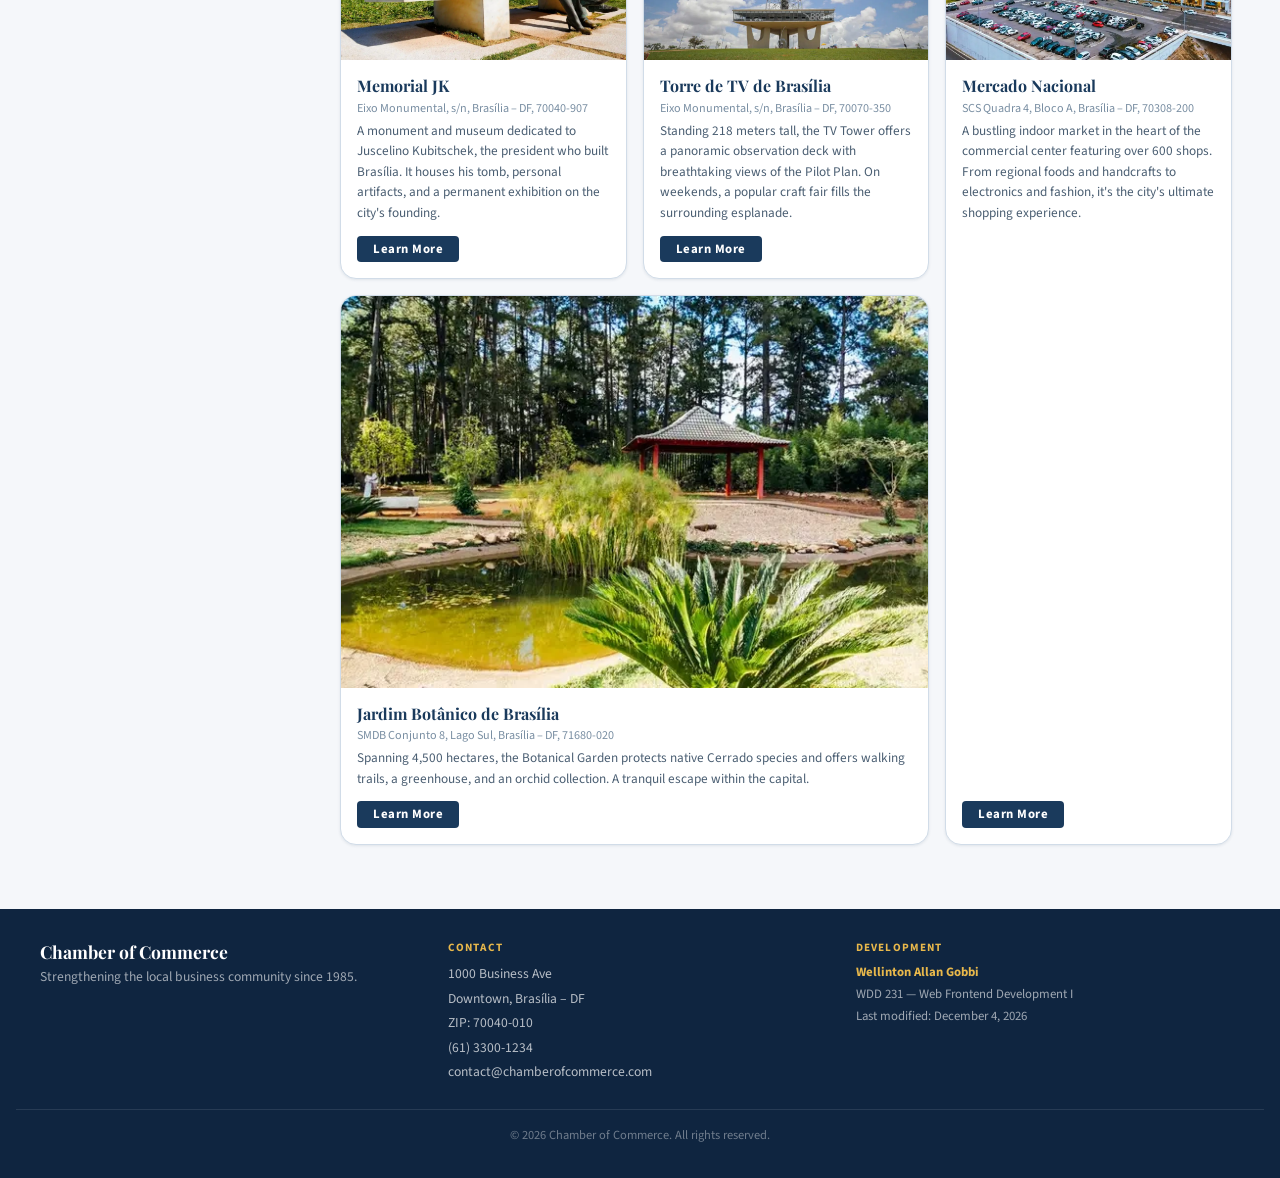
<file: chamber/discover.html>
<!DOCTYPE html>
<html lang="en">
<head>
  <meta charset="UTF-8" />
  <meta name="viewport" content="width=device-width, initial-scale=1.0" />
  <meta name="description" content="Discover the best of Brasília — landmarks, parks, culture, and attractions that make our city a great place to live and do business." />
  <meta name="author" content="Wellinton Allan Gobbi" />
  <title>Discover Brasília | Chamber of Commerce</title>

  <!-- Open Graph -->
  <meta property="og:type"        content="website" />
  <meta property="og:title"       content="Discover Brasília | Chamber of Commerce" />
  <meta property="og:description" content="Explore the landmarks, culture, and attractions that make Brasília a great place to live and do business." />
  <meta property="og:image"       content="https://wellintongobbi.github.io/wdd231/chamber/images/og-chamber.jpg" />
  <meta property="og:url"         content="https://wellintongobbi.github.io/wdd231/chamber/discover.html" />
  <meta property="og:site_name"   content="Chamber of Commerce" />

  <!-- Favicon -->
  <link rel="icon" href="images/favicon.svg" type="image/svg+xml" />
  <link rel="alternate icon" href="images/favicon.png" type="image/png" />

  <!-- Google Fonts -->
  <link rel="preconnect" href="https://fonts.googleapis.com" />
  <link rel="preconnect" href="https://fonts.gstatic.com" crossorigin />
  <link href="https://fonts.googleapis.com/css2?family=Playfair+Display:wght@700&family=Source+Sans+3:wght@400;500;600&display=swap" rel="stylesheet" />

  <!-- CSS -->
  <link rel="stylesheet" href="styles/normalize.css" />
  <link rel="stylesheet" href="styles/small.css" />
  <link rel="stylesheet" href="styles/larger.css" />
  <link rel="stylesheet" href="styles/discover.css" />

  <!-- JS module -->
  <script src="scripts/discover.js" type="module" defer></script>
</head>
<body>

  <a class="skip-link" href="#main-content">Skip to main content</a>

  <!-- ═══════════════ HEADER ═══════════════ -->
  <header id="site-header">
    <div class="header-branding">
      <img class="header-logo" src="images/favicon.svg" alt="Chamber of Commerce logo" width="70" height="70" />
      <div class="header-title">
        <h1>Chamber of Commerce</h1>
        <p>Business &amp; Professional Association</p>
      </div>
    </div>
  </header>

  <!-- ═══════════════ NAVIGATION ═══════════════ -->
  <nav id="site-nav" aria-label="Main navigation">
    <button class="nav-toggle" aria-controls="main-menu" aria-expanded="false" aria-label="Toggle navigation menu">
      Menu
      <div class="hamburger" aria-hidden="true"><span></span><span></span><span></span></div>
    </button>
    <ul class="nav-menu" id="main-menu" role="menubar">
      <li role="none"><a href="index.html"     role="menuitem">Home</a></li>
      <li role="none"><a href="directory.html" role="menuitem">Directory</a></li>
      <li role="none"><a href="join.html"      role="menuitem">Join</a></li>
      <li role="none"><a href="discover.html"  role="menuitem" class="active" aria-current="page">Discover</a></li>
      <li role="none"><a href="contact.html"   role="menuitem">Contact</a></li>
    </ul>
  </nav>

  <!-- ═══════════════ MAIN ═══════════════ -->
  <main id="main-content">

    <!-- Hero -->
    <section class="page-hero" aria-labelledby="discover-title">
      <h2 id="discover-title">Discover Brasília</h2>
      <p>Explore the landmarks, culture, and nature that make our city extraordinary</p>
    </section>

    <!-- Visitor message (localStorage) -->
    <div id="visitor-message" class="visitor-banner" role="status" aria-live="polite" hidden>
      <span id="visitor-text"></span>
      <button class="visitor-close" aria-label="Dismiss message">&times;</button>
    </div>

    <!-- Demographics sidebar + cards grid -->
    <div class="discover-layout">

      <!-- Sidebar: city facts -->
      <aside class="city-facts" aria-label="Brasília quick facts">
        <h2>City at a Glance</h2>

        <dl class="facts-list">
          <div class="fact-item">
            <dt>Population</dt>
            <dd>3.1 million</dd>
          </div>
          <div class="fact-item">
            <dt>Founded</dt>
            <dd>April 21, 1960</dd>
          </div>
          <div class="fact-item">
            <dt>Area</dt>
            <dd>5,802 km²</dd>
          </div>
          <div class="fact-item">
            <dt>UNESCO Site</dt>
            <dd>Since 1987</dd>
          </div>
          <div class="fact-item">
            <dt>Avg. Temperature</dt>
            <dd>21 °C / 70 °F</dd>
          </div>
          <div class="fact-item">
            <dt>GDP per Capita</dt>
            <dd>R$ 85,000</dd>
          </div>
          <div class="fact-item">
            <dt>Universities</dt>
            <dd>80+</dd>
          </div>
          <div class="fact-item">
            <dt>Architect</dt>
            <dd>Oscar Niemeyer</dd>
          </div>
        </dl>

        <div class="facts-cta">
          <p>Thinking about expanding your business to Brasília?</p>
          <a href="join.html" class="btn-cta" style="font-size:.85rem; padding:.6rem 1.2rem;">Join the Chamber</a>
        </div>
      </aside>

      <!-- Attractions grid (populated by JS) -->
      <section aria-labelledby="attractions-heading">
        <h2 id="attractions-heading" class="sr-only">Points of Interest</h2>
        <div id="attractions-grid" class="attractions-grid" aria-busy="true">
          <!-- Cards injected by discover.js -->
        </div>
      </section>

    </div><!-- /.discover-layout -->

  </main>

  <!-- ═══════════════ FOOTER ═══════════════ -->
  <footer id="site-footer">
    <div class="footer-grid">
      <div class="footer-brand">
        <h2>Chamber of Commerce</h2>
        <p>Strengthening the local business community since 1985.</p>
      </div>
      <div class="footer-contact">
        <h3>Contact</h3>
        <address>
          1000 Business Ave<br />
          Downtown, Brasília – DF<br />
          ZIP: 70040-010<br />
          <a href="tel:+556133001234" style="color:rgba(255,255,255,.7);">(61) 3300-1234</a><br />
          <a href="mailto:contact@chamberofcommerce.com" style="color:rgba(255,255,255,.7);">contact@chamberofcommerce.com</a>
        </address>
      </div>
      <div class="footer-dev">
        <h3>Development</h3>
        <p>
          <strong class="footer-gold">Wellinton Allan Gobbi</strong><br />
          WDD 231 — Web Frontend Development I<br />
          Last modified: <span id="last-modified"></span>
        </p>
      </div>
    </div>
    <div class="footer-bottom">
      &copy; <span id="copyright-year"></span> Chamber of Commerce. All rights reserved.
    </div>
  </footer>

</body>
</html>
</file>
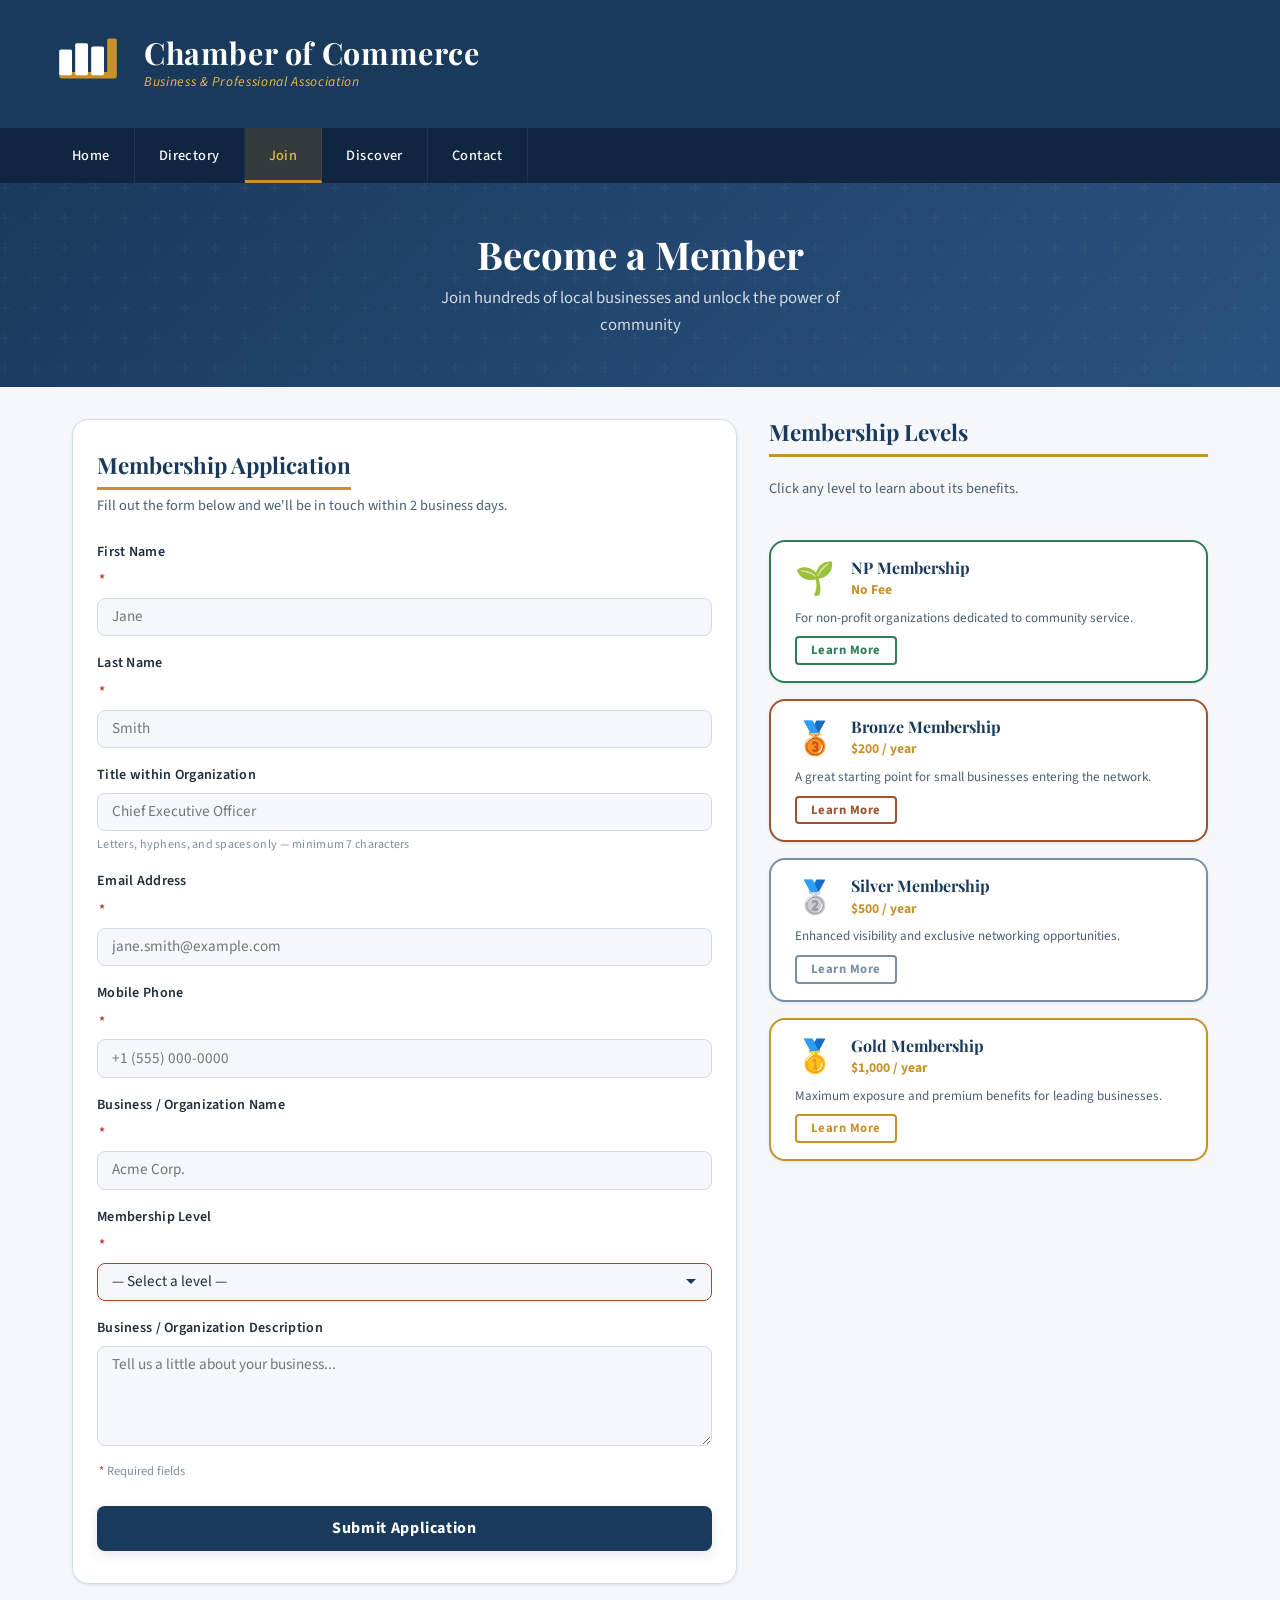
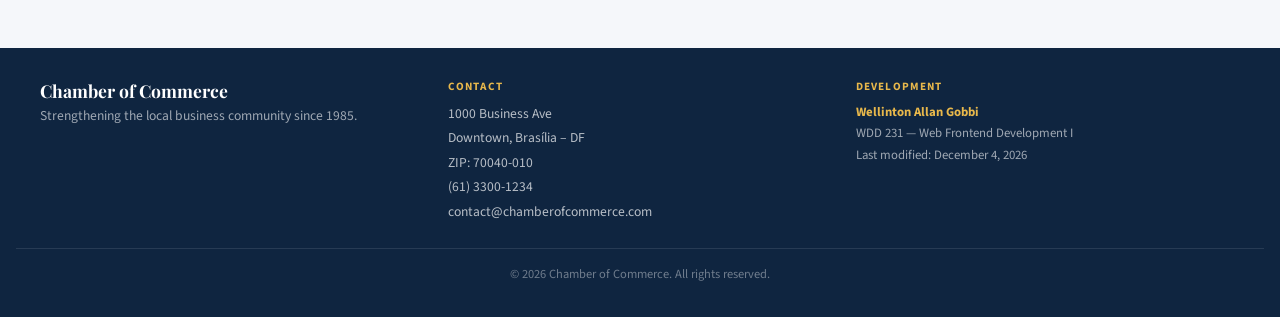
<file: chamber/join.html>
<!DOCTYPE html>
<html lang="en">
<head>
  <meta charset="UTF-8" />
  <meta name="viewport" content="width=device-width, initial-scale=1.0" />
  <meta name="description" content="Join the Chamber of Commerce and Business Association. Apply for membership and start growing your business today." />
  <meta name="author" content="Wellinton Allan Gobbi" />
  <title>Join Us | Chamber of Commerce</title>

  <!-- Open Graph -->
  <meta property="og:type"        content="website" />
  <meta property="og:title"       content="Join the Chamber of Commerce" />
  <meta property="og:description" content="Apply for membership and start growing your business today." />
  <meta property="og:image"       content="https://wellintongobbi.github.io/wdd231/chamber/images/og-chamber.jpg"  />
  <meta property="og:url"         content="https://wellintongobbi.github.io/wdd231/chamber/index.html"  />
  <meta property="og:site_name"   content="Chamber of Commerce" />

  <!-- Favicon -->
  <link rel="icon" href="images/favicon.svg" type="image/svg+xml" />
  <link rel="alternate icon" href="images/favicon.png" type="image/png" />

  <!-- Google Fonts -->
  <link rel="preconnect" href="https://fonts.googleapis.com" />
  <link rel="preconnect" href="https://fonts.gstatic.com" crossorigin />
  <link href="https://fonts.googleapis.com/css2?family=Playfair+Display:wght@700&family=Source+Sans+3:wght@400;500;600&display=swap" rel="stylesheet" />

  <!-- CSS -->
  <link rel="stylesheet" href="styles/normalize.css" />
  <link rel="stylesheet" href="styles/small.css" />
  <link rel="stylesheet" href="styles/larger.css" />
  <link rel="stylesheet" href="styles/join.css" />
</head>
<body>

  <a class="skip-link" href="#main-content">Skip to main content</a>

  <!-- ═══════════════ HEADER ═══════════════ -->
  <header id="site-header">
    <div class="header-branding">
      <img class="header-logo" src="images/favicon.svg" alt="Chamber of Commerce logo" width="70" height="70" />
      <div class="header-title">
        <h1>Chamber of Commerce</h1>
        <p>Business &amp; Professional Association</p>
      </div>
    </div>
  </header>

  <!-- ═══════════════ NAVIGATION ═══════════════ -->
  <nav id="site-nav" aria-label="Main navigation">
    <button class="nav-toggle" aria-controls="main-menu" aria-expanded="false" aria-label="Toggle navigation menu">
      Menu
      <div class="hamburger" aria-hidden="true"><span></span><span></span><span></span></div>
    </button>
    <ul class="nav-menu" id="main-menu" role="menubar">
      <li role="none"><a href="index.html"     role="menuitem">Home</a></li>
      <li role="none"><a href="directory.html" role="menuitem">Directory</a></li>
      <li role="none"><a href="join.html"      role="menuitem" class="active" aria-current="page">Join</a></li>
      <li role="none"><a href="discover.html"  role="menuitem">Discover</a></li>
      <li role="none"><a href="contact.html"   role="menuitem">Contact</a></li>
    </ul>
  </nav>

  <!-- ═══════════════ MAIN ═══════════════ -->
  <main id="main-content">

    <section class="page-hero" aria-labelledby="page-title">
      <h2 id="page-title">Become a Member</h2>
      <p>Join hundreds of local businesses and unlock the power of community</p>
    </section>

    <div class="join-layout">

      <!-- ── FORM ── -->
      <div class="form-wrap">
        <h2 class="form-section-title">Membership Application</h2>
        <p class="form-intro">Fill out the form below and we'll be in touch within 2 business days.</p>

        <form
          id="join-form"
          method="get"
          action="thankyou.html"
          novalidate
        >
          <!-- First Name -->
          <label for="first-name">
            First Name <span class="required-star" aria-hidden="true">*</span>
            <input
              type="text"
              id="first-name"
              name="firstName"
              title="Enter your first name"
              autocomplete="given-name"
              required
              placeholder="Jane"
            />
          </label>

          <!-- Last Name -->
          <label for="last-name">
            Last Name <span class="required-star" aria-hidden="true">*</span>
            <input
              type="text"
              id="last-name"
              name="lastName"
              title="Enter your last name"
              autocomplete="family-name"
              required
              placeholder="Smith"
            />
          </label>

          <!-- Organizational Title -->
          <label for="org-title">
            Title within Organization
            <input
              type="text"
              id="org-title"
              name="orgTitle"
              title="Enter your title within your organization — letters, hyphens, and spaces only, minimum 7 characters"
              autocomplete="organization-title"
              pattern="[A-Za-z\- ]{7,}"
              placeholder="Chief Executive Officer"
            />
            <span class="field-hint">Letters, hyphens, and spaces only — minimum 7 characters</span>
          </label>

          <!-- Email -->
          <label for="email">
            Email Address <span class="required-star" aria-hidden="true">*</span>
            <input
              type="email"
              id="email"
              name="email"
              title="Enter a valid email address"
              autocomplete="email"
              required
              placeholder="jane.smith@example.com"
            />
          </label>

          <!-- Mobile Phone -->
          <label for="phone">
            Mobile Phone <span class="required-star" aria-hidden="true">*</span>
            <input
              type="tel"
              id="phone"
              name="phone"
              title="Enter your mobile phone number"
              autocomplete="tel"
              required
              placeholder="+1 (555) 000-0000"
            />
          </label>

          <!-- Business Name -->
          <label for="org-name">
            Business / Organization Name <span class="required-star" aria-hidden="true">*</span>
            <input
              type="text"
              id="org-name"
              name="orgName"
              title="Enter your business or organization name"
              autocomplete="organization"
              required
              placeholder="Acme Corp."
            />
          </label>

          <!-- Membership Level -->
          <label for="membership-level">
            Membership Level <span class="required-star" aria-hidden="true">*</span>
            <select
              id="membership-level"
              name="membershipLevel"
              title="Select your desired membership level"
              required
            >
              <option value="" disabled selected>— Select a level —</option>
              <option value="np">NP Membership (Non-Profit — No Fee)</option>
              <option value="bronze">Bronze Membership</option>
              <option value="silver">Silver Membership</option>
              <option value="gold">Gold Membership</option>
            </select>
          </label>

          <!-- Description -->
          <label for="description">
            Business / Organization Description
            <textarea
              id="description"
              name="description"
              title="Briefly describe your business or organization"
              rows="4"
              placeholder="Tell us a little about your business..."
            ></textarea>
          </label>

          <!-- Hidden timestamp -->
          <input
            type="hidden"
            id="timestamp"
            name="timestamp"
          />

          <p class="required-note"><span class="required-star" aria-hidden="true">*</span> Required fields</p>

          <input type="submit" value="Submit Application" class="btn-submit" />
        </form>
      </div><!-- /.form-wrap -->

      <!-- ── MEMBERSHIP CARDS ── -->
      <aside class="membership-cards" aria-label="Membership levels">
        <h2 class="form-section-title">Membership Levels</h2>
        <p class="form-intro">Click any level to learn about its benefits.</p>

        <!-- NP Card -->
        <div class="membership-card card-np animate-card" style="--card-delay: 0.1s">
          <div class="mcard-header">
            <span class="mcard-icon" aria-hidden="true">🌱</span>
            <div>
              <h3>NP Membership</h3>
              <p class="mcard-price">No Fee</p>
            </div>
          </div>
          <p class="mcard-desc">For non-profit organizations dedicated to community service.</p>
          <button class="mcard-learn-btn" data-modal="modal-np" aria-haspopup="dialog">
            Learn More
          </button>
        </div>

        <!-- Bronze Card -->
        <div class="membership-card card-bronze animate-card" style="--card-delay: 0.25s">
          <div class="mcard-header">
            <span class="mcard-icon" aria-hidden="true">🥉</span>
            <div>
              <h3>Bronze Membership</h3>
              <p class="mcard-price">$200 / year</p>
            </div>
          </div>
          <p class="mcard-desc">A great starting point for small businesses entering the network.</p>
          <button class="mcard-learn-btn" data-modal="modal-bronze" aria-haspopup="dialog">
            Learn More
          </button>
        </div>

        <!-- Silver Card -->
        <div class="membership-card card-silver animate-card" style="--card-delay: 0.4s">
          <div class="mcard-header">
            <span class="mcard-icon" aria-hidden="true">🥈</span>
            <div>
              <h3>Silver Membership</h3>
              <p class="mcard-price">$500 / year</p>
            </div>
          </div>
          <p class="mcard-desc">Enhanced visibility and exclusive networking opportunities.</p>
          <button class="mcard-learn-btn" data-modal="modal-silver" aria-haspopup="dialog">
            Learn More
          </button>
        </div>

        <!-- Gold Card -->
        <div class="membership-card card-gold animate-card" style="--card-delay: 0.55s">
          <div class="mcard-header">
            <span class="mcard-icon" aria-hidden="true">🥇</span>
            <div>
              <h3>Gold Membership</h3>
              <p class="mcard-price">$1,000 / year</p>
            </div>
          </div>
          <p class="mcard-desc">Maximum exposure and premium benefits for leading businesses.</p>
          <button class="mcard-learn-btn" data-modal="modal-gold" aria-haspopup="dialog">
            Learn More
          </button>
        </div>

      </aside>
    </div><!-- /.join-layout -->

  </main>

  <!-- ═══════════════ MODALS ═══════════════ -->

  <!-- NP Modal -->
  <dialog id="modal-np" aria-labelledby="modal-np-title">
    <div class="modal-inner">
      <button class="modal-close" aria-label="Close dialog">&times;</button>
      <span class="modal-icon" aria-hidden="true">🌱</span>
      <h2 id="modal-np-title">NP Membership</h2>
      <p class="modal-price">No Fee</p>
      <ul class="modal-benefits">
        <li>✔ Chamber directory listing</li>
        <li>✔ Access to community events</li>
        <li>✔ Monthly newsletter</li>
        <li>✔ Networking breakfasts (2/year)</li>
        <li>✔ Certificate of membership</li>
      </ul>
      <p class="modal-note">Available exclusively for registered non-profit organizations.</p>
      <button class="btn-modal-close">Close</button>
    </div>
  </dialog>

  <!-- Bronze Modal -->
  <dialog id="modal-bronze" aria-labelledby="modal-bronze-title">
    <div class="modal-inner">
      <button class="modal-close" aria-label="Close dialog">&times;</button>
      <span class="modal-icon" aria-hidden="true">🥉</span>
      <h2 id="modal-bronze-title">Bronze Membership</h2>
      <p class="modal-price">$200 / year</p>
      <ul class="modal-benefits">
        <li>✔ Everything in NP level</li>
        <li>✔ Business profile in directory</li>
        <li>✔ 10% discount on Chamber events</li>
        <li>✔ Access to member-only workshops</li>
        <li>✔ Social media mentions (1/quarter)</li>
        <li>✔ Ribbon-cutting ceremony eligibility</li>
      </ul>
      <button class="btn-modal-close">Close</button>
    </div>
  </dialog>

  <!-- Silver Modal -->
  <dialog id="modal-silver" aria-labelledby="modal-silver-title">
    <div class="modal-inner">
      <button class="modal-close" aria-label="Close dialog">&times;</button>
      <span class="modal-icon" aria-hidden="true">🥈</span>
      <h2 id="modal-silver-title">Silver Membership</h2>
      <p class="modal-price">$500 / year</p>
      <ul class="modal-benefits">
        <li>✔ Everything in Bronze level</li>
        <li>✔ Spotlight ad on Chamber homepage</li>
        <li>✔ 20% discount on Chamber events</li>
        <li>✔ Featured in monthly newsletter</li>
        <li>✔ Social media mentions (1/month)</li>
        <li>✔ Priority listing in directory</li>
        <li>✔ One free training session/year</li>
      </ul>
      <button class="btn-modal-close">Close</button>
    </div>
  </dialog>

  <!-- Gold Modal -->
  <dialog id="modal-gold" aria-labelledby="modal-gold-title">
    <div class="modal-inner">
      <button class="modal-close" aria-label="Close dialog">&times;</button>
      <span class="modal-icon" aria-hidden="true">🥇</span>
      <h2 id="modal-gold-title">Gold Membership</h2>
      <p class="modal-price">$1,000 / year</p>
      <ul class="modal-benefits">
        <li>✔ Everything in Silver level</li>
        <li>✔ Premium spotlight on homepage</li>
        <li>✔ 30% discount on all Chamber events</li>
        <li>✔ Dedicated newsletter feature (quarterly)</li>
        <li>✔ Weekly social media mentions</li>
        <li>✔ Top placement in directory</li>
        <li>✔ Three free training sessions/year</li>
        <li>✔ VIP access to annual gala</li>
        <li>✔ Advisory board eligibility</li>
      </ul>
      <button class="btn-modal-close">Close</button>
    </div>
  </dialog>

  <!-- ═══════════════ FOOTER ═══════════════ -->
  <footer id="site-footer">
    <div class="footer-grid">
      <div class="footer-brand">
        <h2>Chamber of Commerce</h2>
        <p>Strengthening the local business community since 1985.</p>
      </div>
      <div class="footer-contact">
        <h3>Contact</h3>
        <address>
          1000 Business Ave<br />
          Downtown, Brasília – DF<br />
          ZIP: 70040-010<br />
          <a href="tel:+556133001234" style="color:rgba(255,255,255,.7);">(61) 3300-1234</a><br />
          <a href="mailto:contact@chamberofcommerce.com" style="color:rgba(255,255,255,.7);">contact@chamberofcommerce.com</a>
        </address>
      </div>
      <div class="footer-dev">
        <h3>Development</h3>
        <p>
          <strong class="footer-gold">Wellinton Allan Gobbi</strong><br />
          WDD 231 — Web Frontend Development I<br />
          Last modified: <span id="last-modified"></span>
        </p>
      </div>
    </div>
    <div class="footer-bottom">
      &copy; <span id="copyright-year"></span> Chamber of Commerce. All rights reserved.
    </div>
  </footer>

  <script src="scripts/join.js" defer></script>
</body>
</html>
</file>
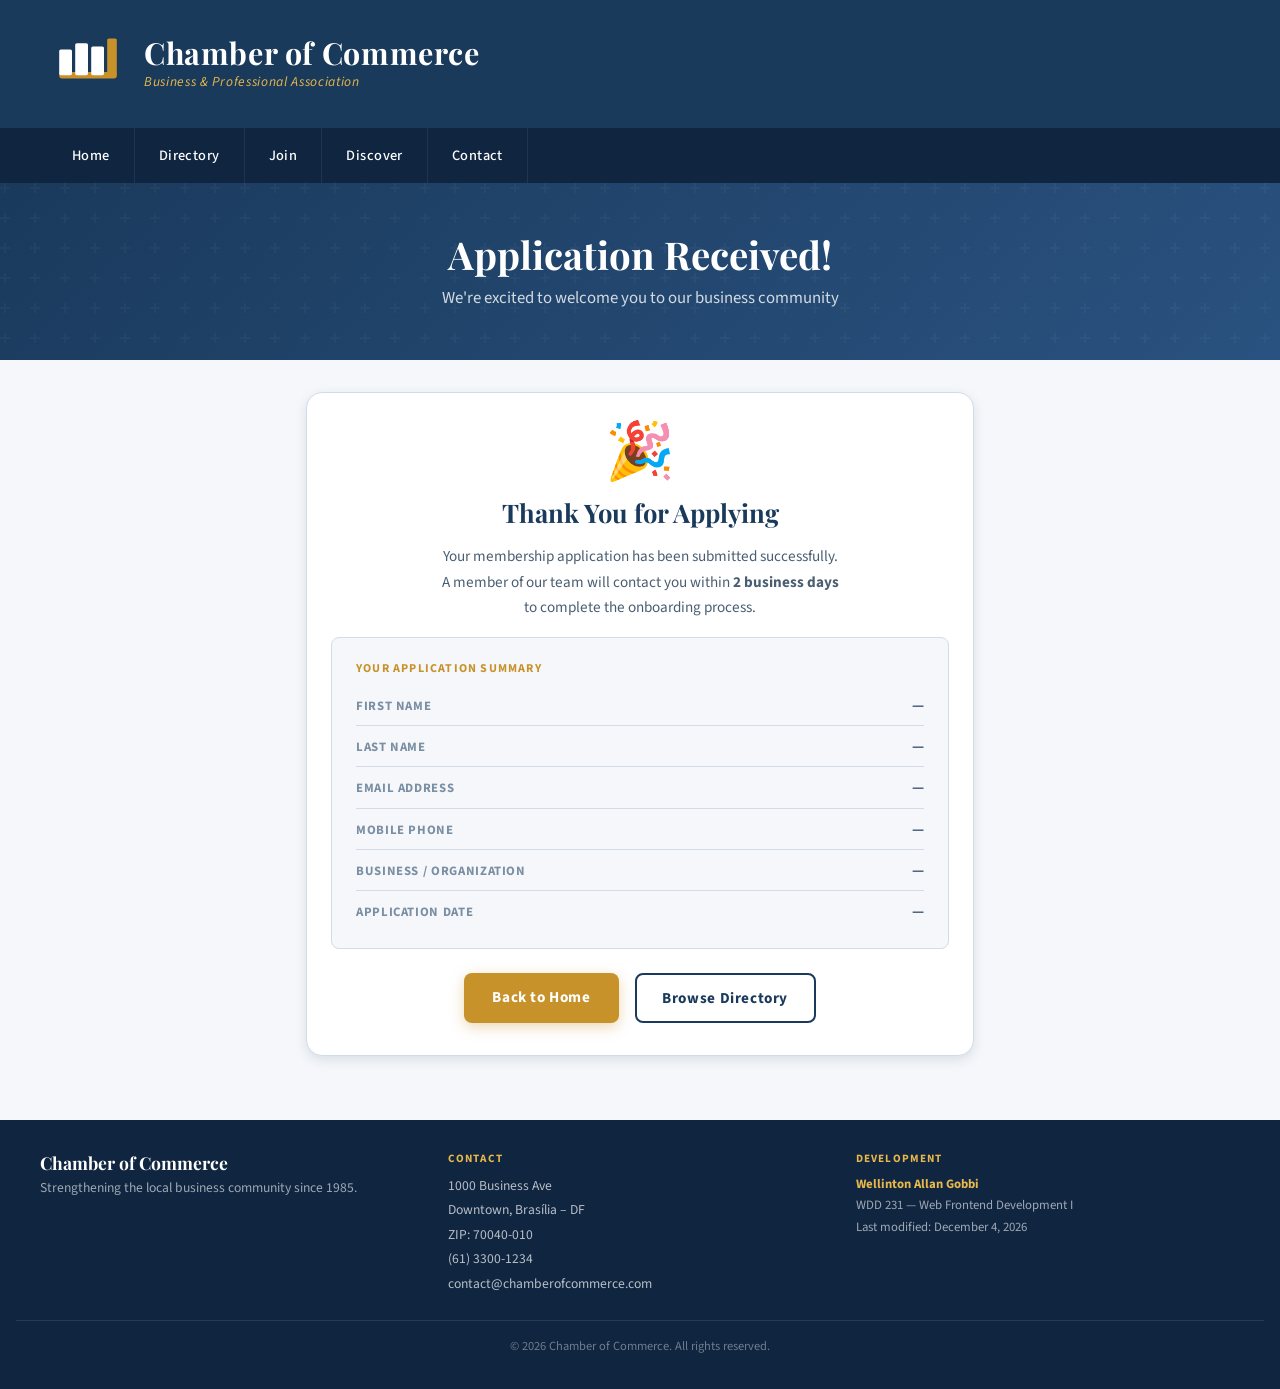
<file: chamber/thankyou.html>
<!DOCTYPE html>
<html lang="en">
<head>
  <meta charset="UTF-8" />
  <meta name="viewport" content="width=device-width, initial-scale=1.0" />
  <meta name="description" content="Thank you for applying to join the Chamber of Commerce. We'll be in touch soon." />
  <meta name="author" content="Wellinton Allan Gobbi" />
  <title>Thank You | Chamber of Commerce</title>

  <!-- Favicon -->
  <link rel="icon" href="images/favicon.svg" type="image/svg+xml" />
  <link rel="alternate icon" href="images/favicon.png" type="image/png" />

  <!-- Google Fonts -->
  <link rel="preconnect" href="https://fonts.googleapis.com" />
  <link rel="preconnect" href="https://fonts.gstatic.com" crossorigin />
  <link href="https://fonts.googleapis.com/css2?family=Playfair+Display:wght@700&family=Source+Sans+3:wght@400;500;600&display=swap" rel="stylesheet" />

  <!-- CSS -->
  <link rel="stylesheet" href="styles/normalize.css" />
  <link rel="stylesheet" href="styles/small.css" />
  <link rel="stylesheet" href="styles/larger.css" />
  <link rel="stylesheet" href="styles/join.css" />
</head>
<body>

  <a class="skip-link" href="#main-content">Skip to main content</a>

  <!-- ═══════════════ HEADER ═══════════════ -->
  <header id="site-header">
    <div class="header-branding">
      <img class="header-logo" src="images/favicon.svg" alt="Chamber of Commerce logo" width="70" height="70" />
      <div class="header-title">
        <h1>Chamber of Commerce</h1>
        <p>Business &amp; Professional Association</p>
      </div>
    </div>
  </header>

  <!-- ═══════════════ NAVIGATION ═══════════════ -->
  <nav id="site-nav" aria-label="Main navigation">
    <button class="nav-toggle" aria-controls="main-menu" aria-expanded="false" aria-label="Toggle navigation menu">
      Menu
      <div class="hamburger" aria-hidden="true"><span></span><span></span><span></span></div>
    </button>
    <ul class="nav-menu" id="main-menu" role="menubar">
      <li role="none"><a href="index.html"     role="menuitem">Home</a></li>
      <li role="none"><a href="directory.html" role="menuitem">Directory</a></li>
      <li role="none"><a href="join.html"      role="menuitem">Join</a></li>
      <li role="none"><a href="discover.html"  role="menuitem">Discover</a></li>
      <li role="none"><a href="contact.html"   role="menuitem">Contact</a></li>
    </ul>
  </nav>

  <!-- ═══════════════ MAIN ═══════════════ -->
  <main id="main-content">

    <section class="page-hero" aria-labelledby="ty-title">
      <h2 id="ty-title">Application Received!</h2>
      <p>We're excited to welcome you to our business community</p>
    </section>

    <div class="thankyou-wrap">

      <div class="thankyou-card">
        <div class="ty-icon" aria-hidden="true">🎉</div>
        <h2>Thank You for Applying</h2>
        <p class="ty-message">
          Your membership application has been submitted successfully.
          A member of our team will contact you within <strong>2 business days</strong>
          to complete the onboarding process.
        </p>

        <div class="ty-summary" aria-label="Application summary">
          <h3>Your Application Summary</h3>
          <dl class="ty-fields">
            <div class="ty-field">
              <dt>First Name</dt>
              <dd id="ty-firstName">—</dd>
            </div>
            <div class="ty-field">
              <dt>Last Name</dt>
              <dd id="ty-lastName">—</dd>
            </div>
            <div class="ty-field">
              <dt>Email Address</dt>
              <dd id="ty-email">—</dd>
            </div>
            <div class="ty-field">
              <dt>Mobile Phone</dt>
              <dd id="ty-phone">—</dd>
            </div>
            <div class="ty-field">
              <dt>Business / Organization</dt>
              <dd id="ty-orgName">—</dd>
            </div>
            <div class="ty-field">
              <dt>Application Date</dt>
              <dd id="ty-timestamp">—</dd>
            </div>
          </dl>
        </div>

        <div class="ty-actions">
          <a href="index.html" class="btn-cta">Back to Home</a>
          <a href="directory.html" class="btn-secondary">Browse Directory</a>
        </div>
      </div>

    </div>

  </main>

  <!-- ═══════════════ FOOTER ═══════════════ -->
  <footer id="site-footer">
    <div class="footer-grid">
      <div class="footer-brand">
        <h2>Chamber of Commerce</h2>
        <p>Strengthening the local business community since 1985.</p>
      </div>
      <div class="footer-contact">
        <h3>Contact</h3>
        <address>
          1000 Business Ave<br />
          Downtown, Brasília – DF<br />
          ZIP: 70040-010<br />
          <a href="tel:+556133001234" style="color:rgba(255,255,255,.7);">(61) 3300-1234</a><br />
          <a href="mailto:contact@chamberofcommerce.com" style="color:rgba(255,255,255,.7);">contact@chamberofcommerce.com</a>
        </address>
      </div>
      <div class="footer-dev">
        <h3>Development</h3>
        <p>
          <strong class="footer-gold">Wellinton Allan Gobbi</strong><br />
          WDD 231 — Web Frontend Development I<br />
          Last modified: <span id="last-modified"></span>
        </p>
      </div>
    </div>
    <div class="footer-bottom">
      &copy; <span id="copyright-year"></span> Chamber of Commerce. All rights reserved.
    </div>
  </footer>

  <script src="scripts/thankyou.js" defer></script>
</body>
</html>
</file>
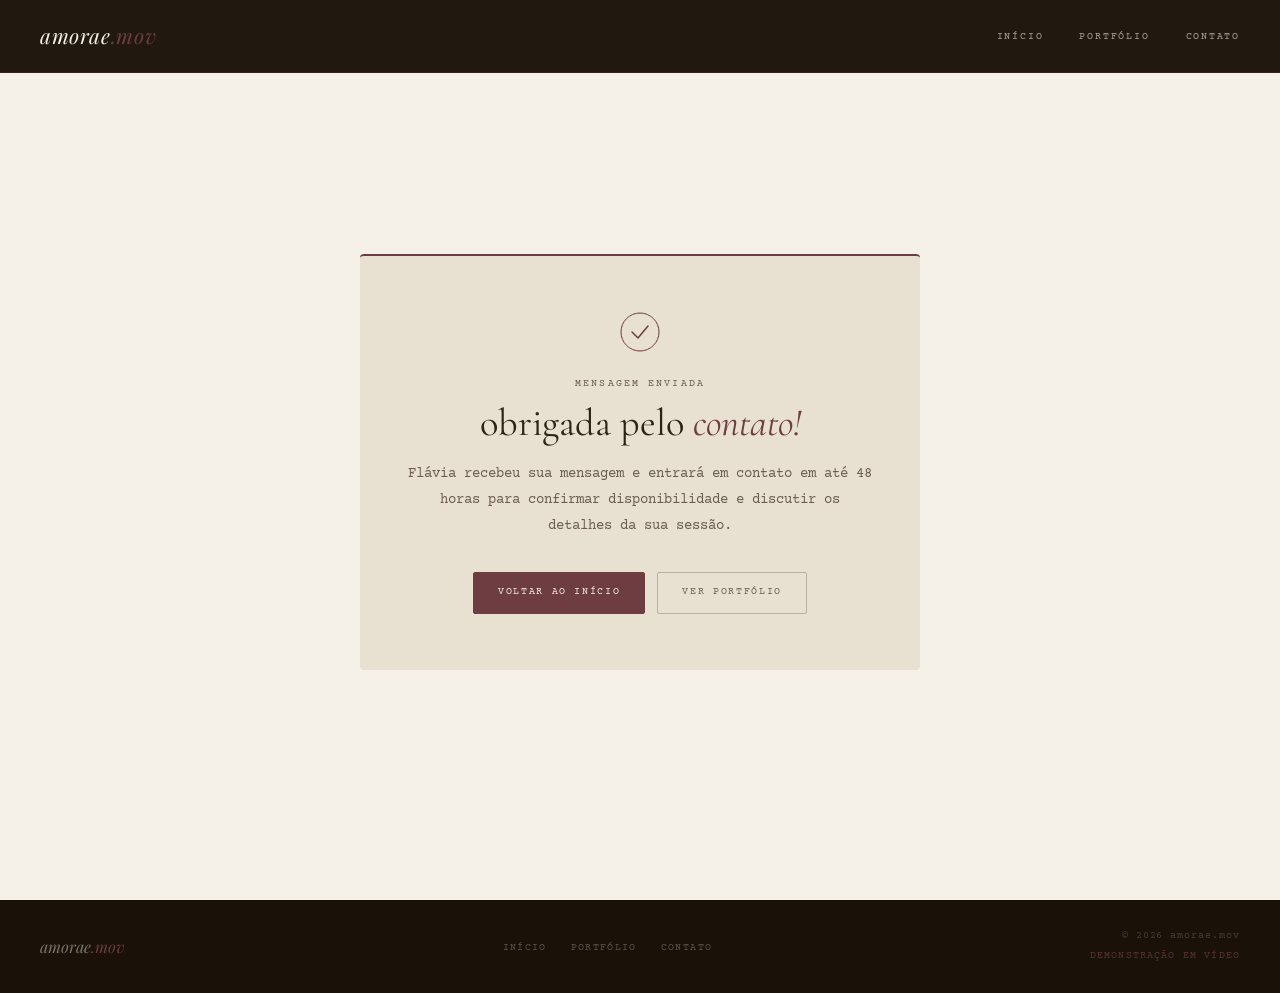
<file: project/confirmation.html>
<!DOCTYPE html>
<html lang="pt-BR">
<head>
  <meta charset="UTF-8">
  <meta name="viewport" content="width=device-width, initial-scale=1.0">
  <meta name="description" content="Mensagem enviada com sucesso — amorae.mov">
  <meta name="author" content="Flávia Ramos de Sousa">
  <title>amorae.mov — Mensagem Enviada</title>

  <link rel="icon" type="image/png" href="images/favicon.png">
  <link rel="stylesheet" href="styles/base.css">
  <link rel="stylesheet" href="styles/nav.css">
  <link rel="stylesheet" href="styles/confirmation.css">
  <style>
    /* Header sempre escuro nesta página — sem hero de vídeo */
    .site-header { background: rgba(26, 18, 8, 0.97); border-bottom: 0.5px solid rgba(110, 61, 65, 0.3); }
  </style>
  <link href="https://fonts.googleapis.com/css2?family=Cormorant+Garamond:ital,wght@0,400;0,500;1,400;1,500&family=Courier+Prime:ital@0;1&family=Playfair+Display:ital@1&display=swap" rel="stylesheet">
</head>
<body>

  <header class="site-header">
    <nav class="nav" aria-label="Navegação principal">
      <a href="index.html" class="nav-logo">amorae<span>.mov</span></a>
      <ul class="nav-links-desktop" role="list">
        <li><a href="index.html" class="nav-link">início</a></li>
        <li><a href="portfolio.html" class="nav-link">portfólio</a></li>
        <li><a href="contact.html" class="nav-link">contato</a></li>
      </ul>
    </nav>
  </header>

  <button class="nav-toggle" id="navToggle" aria-expanded="false" aria-controls="navMenuMobile" aria-label="Abrir menu">
    <span></span><span></span><span></span>
  </button>

  <ul class="nav-links-mobile" id="navMenuMobile" role="list">
    <li><a href="index.html" class="nav-link-mobile">início</a></li>
    <li><a href="portfolio.html" class="nav-link-mobile">portfólio</a></li>
    <li><a href="contact.html" class="nav-link-mobile">contato</a></li>
  </ul>

  <main class="confirmation-main">
    <div class="confirmation-card">

      <div class="confirmation-icon" aria-hidden="true">
        <svg width="40" height="40" viewBox="0 0 40 40" fill="none">
          <circle cx="20" cy="20" r="19" stroke="#6e3d41" stroke-width="1"/>
          <path d="M12 20l6 6 10-12" stroke="#6e3d41" stroke-width="1.5" stroke-linecap="round" stroke-linejoin="round"/>
        </svg>
      </div>

      <p class="label-small" style="text-align:center;">mensagem enviada</p>
      <h1 class="confirmation-title">obrigada pelo <em>contato!</em></h1>
      <p class="confirmation-desc">
        Flávia recebeu sua mensagem e entrará em contato em até 48 horas para confirmar disponibilidade e discutir os detalhes da sua sessão.
      </p>

      <div class="confirmation-data" id="confirmationData" aria-label="Resumo do formulário enviado">
        <!-- Preenchido via JS com URLSearchParams -->
      </div>

      <div class="confirmation-actions">
        <a href="index.html" class="btn btn-primary">voltar ao início</a>
        <a href="portfolio.html" class="btn btn-outline-dark">ver portfólio</a>
      </div>
    </div>
  </main>

  <footer class="site-footer">
    <div class="footer-inner">
      <a href="index.html" class="footer-logo">amorae<span>.mov</span></a>
      <nav aria-label="Navegação do rodapé">
        <ul class="footer-links" role="list">
          <li><a href="index.html">início</a></li>
          <li><a href="portfolio.html">portfólio</a></li>
          <li><a href="contact.html">contato</a></li>
        </ul>
      </nav>
      <div class="footer-right">
        <p class="footer-copy">&copy; <span id="footerYear"></span> amorae.mov</p>
        <a href="https://www.youtube.com" target="_blank" rel="noopener noreferrer" class="footer-video-link">
          demonstração em vídeo
        </a>
      </div>
    </div>
  </footer>

  <script type="module" src="scripts/confirmation.js"></script>
</body>
</html>
</file>
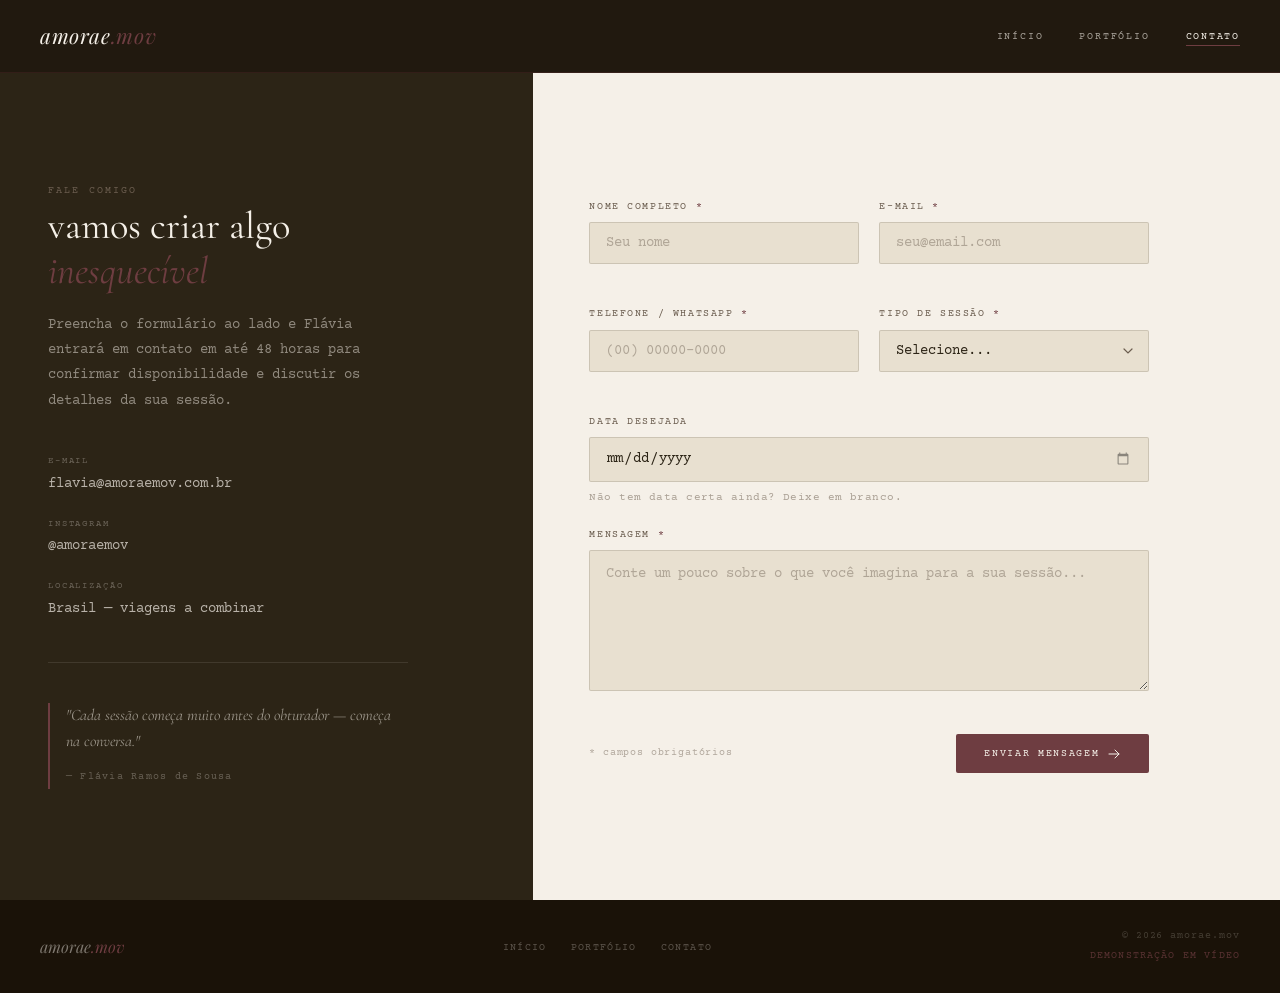
<file: project/contact.html>
<!DOCTYPE html>
<html lang="pt-BR">
<head>
  <meta charset="UTF-8">
  <meta name="viewport" content="width=device-width, initial-scale=1.0">
  <meta name="description" content="Entre em contato com Flávia Ramos de Sousa para agendar sua sessão fotográfica. Casamentos e ensaios em todo o Brasil.">
  <meta name="author" content="Flávia Ramos de Sousa">

  <meta property="og:title" content="amorae.mov — Contato & Agendamento">
  <meta property="og:description" content="Agende sua sessão fotográfica com Flávia Ramos de Sousa.">
  <meta property="og:type" content="website">
  <meta property="og:image" content="images/og-image.jpg">

  <title>amorae.mov — Contato & Agendamento</title>

  <link rel="icon" type="image/png" href="images/favicon.png">
  <link rel="stylesheet" href="styles/base.css">
  <link rel="stylesheet" href="styles/nav.css">
  <link rel="stylesheet" href="styles/contact.css">
  <style>
    .site-header { background: rgba(26, 18, 8, 0.97); border-bottom: 0.5px solid rgba(110, 61, 65, 0.3); }
  </style>
  <link href="https://fonts.googleapis.com/css2?family=Cormorant+Garamond:ital,wght@0,400;0,500;1,400;1,500&family=Courier+Prime:ital@0;1&family=Playfair+Display:ital@1&display=swap" rel="stylesheet">
</head>
<body>

  <!-- HEADER -->
  <header class="site-header">
    <nav class="nav" aria-label="Navegação principal">
      <a href="index.html" class="nav-logo" aria-label="amorae.mov — página inicial">
        amorae<span>.mov</span>
      </a>
      <ul class="nav-links-desktop" id="navMenu" role="list">
        <li><a href="index.html" class="nav-link">início</a></li>
        <li><a href="portfolio.html" class="nav-link">portfólio</a></li>
        <li><a href="contact.html" class="nav-link active" aria-current="page">contato</a></li>
      </ul>
    </nav>
  </header>

  <!-- HAMBURGER -->
  <button class="nav-toggle" id="navToggle" aria-expanded="false" aria-controls="navMenuMobile" aria-label="Abrir menu">
    <span></span><span></span><span></span>
  </button>

  <!-- MENU MOBILE -->
  <ul class="nav-links-mobile" id="navMenuMobile" role="list" aria-label="Menu mobile">
    <li><a href="index.html" class="nav-link-mobile">início</a></li>
    <li><a href="portfolio.html" class="nav-link-mobile">portfólio</a></li>
    <li><a href="contact.html" class="nav-link-mobile active">contato</a></li>
  </ul>

  <main class="contact-main">

    <div class="contact-wrapper">

      <!-- INFO LATERAL -->
      <aside class="contact-info" aria-label="Informações de contato">
        <div class="contact-info-inner">
          <p class="label-small">fale comigo</p>
          <h1 class="contact-title">vamos criar algo <em>inesquecível</em></h1>
          <p class="contact-desc">
            Preencha o formulário ao lado e Flávia entrará em contato em até 48 horas para confirmar disponibilidade e discutir os detalhes da sua sessão.
          </p>

          <div class="contact-details">
            <div class="contact-detail-item">
              <span class="contact-detail-label">e-mail</span>
              <a href="mailto:flavia@amoraemov.com.br" class="contact-detail-value">
                flavia@amoraemov.com.br
              </a>
            </div>
            <div class="contact-detail-item">
              <span class="contact-detail-label">instagram</span>
              <a href="https://instagram.com/amoraemov" target="_blank" rel="noopener noreferrer" class="contact-detail-value">
                @amoraemov
              </a>
            </div>
            <div class="contact-detail-item">
              <span class="contact-detail-label">localização</span>
              <span class="contact-detail-value">Brasil — viagens a combinar</span>
            </div>
          </div>

          <div class="contact-quote">
            <p>"Cada sessão começa muito antes do obturador — começa na conversa."</p>
            <span>— Flávia Ramos de Sousa</span>
          </div>
        </div>
      </aside>

      <!-- FORMULÁRIO -->
      <section class="contact-form-section" aria-label="Formulário de contato">
        <form
          class="contact-form"
          action="confirmation.html"
          method="get"
          id="contactForm"
          novalidate
        >
          <div class="form-row">
            <div class="form-group">
              <label for="name" class="form-label">nome completo <span aria-hidden="true">*</span></label>
              <input
                type="text"
                id="name"
                name="name"
                class="form-input"
                placeholder="Seu nome"
                required
                autocomplete="name"
                aria-required="true"
              >
              <span class="form-error" id="nameError" role="alert" aria-live="polite"></span>
            </div>

            <div class="form-group">
              <label for="email" class="form-label">e-mail <span aria-hidden="true">*</span></label>
              <input
                type="email"
                id="email"
                name="email"
                class="form-input"
                placeholder="seu@email.com"
                required
                autocomplete="email"
                aria-required="true"
              >
              <span class="form-error" id="emailError" role="alert" aria-live="polite"></span>
            </div>
          </div>

          <div class="form-row">
            <div class="form-group">
              <label for="phone" class="form-label">telefone / whatsapp <span aria-hidden="true">*</span></label>
              <input
                type="tel"
                id="phone"
                name="phone"
                class="form-input"
                placeholder="(00) 00000-0000"
                required
                autocomplete="tel"
                aria-required="true"
              >
              <span class="form-error" id="phoneError" role="alert" aria-live="polite"></span>
            </div>

            <div class="form-group">
              <label for="session" class="form-label">tipo de sessão <span aria-hidden="true">*</span></label>
              <select
                id="session"
                name="session"
                class="form-input form-select"
                required
                aria-required="true"
              >
                <option value="" disabled selected>Selecione...</option>
                <option value="casamento">Casamento</option>
                <option value="pre-wedding">Pré-wedding</option>
                <option value="ensaio-casal">Ensaio de casal</option>
                <option value="ensaio-gestante">Ensaio gestante</option>
                <option value="newborn">Newborn</option>
                <option value="familia">Família</option>
                <option value="outro">Outro</option>
              </select>
              <span class="form-error" id="sessionError" role="alert" aria-live="polite"></span>
            </div>
          </div>

          <div class="form-group">
            <label for="date" class="form-label">data desejada</label>
            <input
              type="date"
              id="date"
              name="date"
              class="form-input"
              aria-describedby="dateHint"
            >
            <span class="form-hint" id="dateHint">Não tem data certa ainda? Deixe em branco.</span>
          </div>

          <div class="form-group">
            <label for="message" class="form-label">mensagem <span aria-hidden="true">*</span></label>
            <textarea
              id="message"
              name="message"
              class="form-input form-textarea"
              placeholder="Conte um pouco sobre o que você imagina para a sua sessão..."
              required
              rows="5"
              aria-required="true"
            ></textarea>
            <span class="form-error" id="messageError" role="alert" aria-live="polite"></span>
          </div>

          <div class="form-footer">
            <p class="form-required-note"><span aria-hidden="true">*</span> campos obrigatórios</p>
            <button type="submit" class="btn btn-submit">
              enviar mensagem
              <svg width="14" height="14" viewBox="0 0 14 14" fill="none" aria-hidden="true">
                <path d="M2 7h10M8 3l4 4-4 4" stroke="currentColor" stroke-width="1" stroke-linecap="round" stroke-linejoin="round"/>
              </svg>
            </button>
          </div>
        </form>
      </section>

    </div>
  </main>

  <!-- FOOTER -->
  <footer class="site-footer">
    <div class="footer-inner">
      <a href="index.html" class="footer-logo" aria-label="amorae.mov — página inicial">
        amorae<span>.mov</span>
      </a>
      <nav aria-label="Navegação do rodapé">
        <ul class="footer-links" role="list">
          <li><a href="index.html">início</a></li>
          <li><a href="portfolio.html">portfólio</a></li>
          <li><a href="contact.html">contato</a></li>
        </ul>
      </nav>
      <div class="footer-right">
        <p class="footer-copy">&copy; <span id="footerYear"></span> amorae.mov</p>
        <a href="https://www.youtube.com" target="_blank" rel="noopener noreferrer" class="footer-video-link" aria-label="Assistir demonstração em vídeo">
          demonstração em vídeo
        </a>
      </div>
    </div>
  </footer>

  <script type="module" src="scripts/contact.js"></script>
</body>
</html>
</file>
<file: styles/small.css>
/* --- CSS Variables --- */
:root {
  --clr-primary: #DC143C;
  --clr-primary-dk: #8B0000;
  --clr-primary-lt: #FF6B6B;
  --clr-accent: #C0392B;
  --clr-bg: #FAF7F5;
  --clr-surface: #FFFFFF;
  --clr-text: #1A1A1A;
  --clr-text-muted: #555555;
  --clr-border: #E8D5D5;
  --clr-nav-bg: #1A0505;
  --clr-completed: #8B0000;
  --clr-pending: #F0E6E6;

  --font-display: 'Playfair Display', Georgia, serif;
  --font-body: 'DM Sans', sans-serif;

  --radius-sm: 4px;
  --radius-md: 8px;
  --radius-lg: 16px;

  --shadow-sm: 0 1px 4px rgba(139, 0, 0, .12);
  --shadow-md: 0 4px 16px rgba(139, 0, 0, .15);
  --shadow-lg: 0 8px 32px rgba(139, 0, 0, .18);

  --transition: 200ms ease;
}

/* --- Reset & Base --- */
*,
*::before,
*::after {
  box-sizing: border-box;
  margin: 0;
  padding: 0;
}

html {
  scroll-behavior: smooth;
}

body {
  font-family: var(--font-body);
  font-size: 1rem;
  line-height: 1.65;
  color: var(--clr-text);
  background-color: var(--clr-bg);
  min-width: 320px;
}

img {
  max-width: 100%;
  height: auto;
  display: block;
}

a {
  color: var(--clr-primary);
  text-decoration: none;
  transition: color var(--transition);
}

a:hover,
a:focus {
  color: var(--clr-primary-dk);
  text-decoration: underline;
}

/* --- HEADER --- */
header {
  background: var(--clr-nav-bg);
  border-bottom: 3px solid var(--clr-primary);
  position: sticky;
  top: 0;
  z-index: 100;
  color: #FAF7F5;
}

.header-inner {
  display: flex;
  align-items: center;
  justify-content: space-between;
  padding: 0.75rem 1rem;
}

.logo-area {
  display: flex;
  align-items: center;
  gap: 0.6rem;
}

.site-logo {
  width: 40px;
  height: 40px;
  flex-shrink: 0;
}

.site-name {
  font-family: var(--font-display);
  font-size: 1.25rem;
  font-weight: 900;
  color: #FAF7F5;
  letter-spacing: 0.02em;
}

/* --- HAMBURGER --- */
.hamburger {
  display: flex;
  flex-direction: column;
  justify-content: space-between;
  width: 32px;
  height: 22px;
  background: transparent;
  border: none;
  cursor: pointer;
  padding: 0;
}

.hamburger span {
  display: block;
  height: 3px;
  width: 100%;
  background: #FAF7F5;
  border-radius: 2px;
  transition: transform var(--transition), opacity var(--transition);
}

.hamburger[aria-expanded="true"] span:nth-child(1) {
  transform: translateY(9.5px) rotate(45deg);
}

.hamburger[aria-expanded="true"] span:nth-child(2) {
  opacity: 0;
}

.hamburger[aria-expanded="true"] span:nth-child(3) {
  transform: translateY(-9.5px) rotate(-45deg);
}

/* --- NAVIGATION (mobile) --- */
nav {
  background: var(--clr-nav-bg);
  overflow: hidden;
  max-height: 0;
  transition: max-height 300ms ease;
  color: #FAF7F5;
}

nav.open {
  max-height: 300px;
  border-bottom: 2px solid var(--clr-primary);
}

nav ul {
  list-style: none;
  padding: 0.5rem 0 1rem;
}

nav ul li a {
  display: block;
  color: #FAF7F5 !important;
  padding: 0.75rem 1.25rem;
  font-weight: 500;
  font-size: 1rem;
  border-left: 3px solid transparent;
  transition: background var(--transition), border-color var(--transition), color var(--transition);
}

nav ul li a:hover,
nav ul li a:focus {
  background: rgba(220, 20, 60, 0.15);
  border-left-color: var(--clr-primary);
  color: var(--clr-primary-lt);
  text-decoration: none;
}

nav ul li a.active {
  border-left-color: var(--clr-primary);
  color: #FFFFFF;
  background: var(--clr-primary);
}

/* --- MAIN --- */
main {
  padding: 1.5rem 1rem 2rem;
  max-width: 1200px;
  margin: 0 auto;
}

main h1 {
  font-family: var(--font-display);
  font-size: 2rem;
  font-weight: 900;
  color: var(--clr-primary-dk);
  margin-bottom: 1.25rem;
  position: relative;
  display: inline-block;
}

main h1::after {
  content: '';
  display: block;
  height: 4px;
  width: 60%;
  background: var(--clr-primary);
  margin-top: 6px;
  border-radius: 2px;
}

/* --- GRID (mobile: single column) --- */
.main-grid {
  display: grid;
  gap: 1.5rem;
  grid-template-columns: 1fr;
}

/* --- SECTIONS --- */
section {
  background: var(--clr-surface);
  border-radius: var(--radius-lg);
  overflow: hidden;
  box-shadow: var(--shadow-sm);
  border: 1px solid var(--clr-border);
}

section h2 {
  font-family: var(--font-display);
  font-size: 1.05rem;
  font-weight: 700;
  color: #FAF7F5;
  background: var(--clr-nav-bg);
  padding: 0.65rem 1.25rem;
  letter-spacing: 0.03em;
  border-bottom: 2px solid var(--clr-primary);
}

/* --- ABOUT SECTION --- */
.about-section p {
  padding: 1rem 1.25rem;
  color: var(--clr-text-muted);
  font-size: 0.95rem;
  line-height: 1.7;
}

/* --- PHOTO SECTION --- */
.photo-section {
  /* stacks below about on mobile */
}

.photo-placeholder {
  display: flex;
  align-items: center;
  justify-content: center;
  padding: 2rem 1.25rem;
  background: #f5eaea;
}

.photo-placeholder svg {
  width: 160px;
  height: 160px;
  opacity: 0.5;
}

/* --- COURSES SECTION --- */
.courses-section {
  /* full width on mobile */
}

/* Filter Buttons */
.filter-buttons {
  display: grid;
  grid-template-columns: repeat(3, 1fr);
  gap: 0.5rem;
  padding: 0.75rem 1rem;
  background: #fdf3f3;
  border-bottom: 1px solid var(--clr-border);
}

.filter-btn {
  padding: 0.45rem 0.5rem;
  background: var(--clr-surface);
  border: 1.5px solid var(--clr-border);
  border-radius: var(--radius-md);
  font-family: var(--font-body);
  font-size: 0.85rem;
  font-weight: 600;
  color: var(--clr-text);
  cursor: pointer;
  transition: all var(--transition);
  letter-spacing: 0.03em;
}

.filter-btn:hover {
  background: #f5eaea;
  border-color: var(--clr-primary);
  color: var(--clr-primary-dk);
}

.filter-btn.active,
.filter-btn[aria-pressed="true"] {
  background: var(--clr-primary);
  border-color: var(--clr-primary-dk);
  color: #fff;
}

/* Course List */
.course-list {
  display: grid;
  grid-template-columns: 1fr;
  gap: 0.5rem;
  padding: 0.75rem 1rem;
}

.course-card {
  padding: 0.55rem 1rem;
  border-radius: var(--radius-sm);
  font-size: 0.9rem;
  font-weight: 500;
  text-align: center;
  border: 1.5px solid var(--clr-border);
  background: var(--clr-pending);
  color: var(--clr-text);
  letter-spacing: 0.02em;
}

.course-card.completed {
  background: var(--clr-completed);
  border-color: var(--clr-primary-dk);
  color: #fff;
  font-weight: 600;
}

/* Credits Total */
.credits-total {
  padding: 0.6rem 1rem 0.9rem;
  font-size: 0.9rem;
  color: var(--clr-text-muted);
  text-align: center;
  border-top: 1px solid var(--clr-border);
  background: #fdf3f3;
}

.credits-total strong {
  color: var(--clr-primary-dk);
  font-size: 1rem;
}

/* --- FOOTER --- */
footer {
  background: var(--clr-nav-bg);
  border-top: 3px solid var(--clr-primary);
  padding: 1.5rem 1rem;
  margin-top: 2rem;
}

.footer-inner {
  max-width: 1200px;
  margin: 0 auto;
  display: flex;
  flex-direction: column;
  align-items: center;
  gap: 1rem;
  text-align: center;
}

/* Social Links */
.social-links {
  display: flex;
  gap: 1rem;
  align-items: center;
}

.social-links a {
  display: flex;
  align-items: center;
  justify-content: center;
  width: 40px;
  height: 40px;
  border-radius: 50%;
  background: rgba(220, 20, 60, 0.15);
  color: #FAF7F5;
  transition: background var(--transition), transform var(--transition);
}

.social-links a:hover,
.social-links a:focus {
  background: var(--clr-primary);
  color: #fff;
  transform: translateY(-2px);
  text-decoration: none;
}

.social-links svg {
  width: 20px;
  height: 20px;
}

/* Footer Text */
.footer-info p,
.footer-modified p {
  color: #c9b0b0;
  font-size: 0.82rem;
  line-height: 1.6;
}

.footer-info p {
  color: #FAF7F5;
  font-size: 0.88rem;
}

/* --- Focus Styles (Accessibility) --- */
a:focus-visible,
button:focus-visible {
  outline: 2px solid var(--clr-primary-lt);
  outline-offset: 3px;
}
</file>
<file: styles/larger.css>
/* ---- Tablet: 640px and up ---- */
@media screen and (min-width: 640px) {

  /* Header */
  .header-inner {
    padding: 0.85rem 2rem;
  }

  .site-name {
    font-size: 1.45rem;
  }

  /* Navigation: horizontal */
  .hamburger {
    display: none;
  }

  nav {
    max-height: none !important;
    overflow: visible;
    background: var(--clr-primary-dk);
    border-bottom: none;
  }

  nav ul {
    display: flex;
    flex-direction: row;
    padding: 0;
    max-width: 1200px;
    margin: 0 auto;
  }

  nav ul li a {
    padding: 0.7rem 1.25rem;
    border-left: none;
    border-bottom: 3px solid transparent;
    font-size: 0.92rem;
    letter-spacing: 0.04em;
    text-transform: uppercase;
  }

  nav ul li a:hover,
  nav ul li a:focus {
    background: rgba(220, 20, 60, 0.2);
    border-bottom-color: var(--clr-primary-lt);
    border-left-color: transparent;
    color: var(--clr-primary-lt);
  }

  nav ul li a.active {
    border-bottom-color: #fff;
    border-left-color: transparent;
    color: #fff;
    background: var(--clr-primary);
  }

  /* Main */
  main {
    padding: 2rem 2rem 2.5rem;
  }

  /* Grid: 2-col for about + photo on tablet */
  .main-grid {
    grid-template-columns: 1fr 1fr;
    grid-template-areas:
      "about photo"
      "courses courses";
  }

  .about-section {
    grid-area: about;
  }

  .photo-section {
    grid-area: photo;
  }

  .courses-section {
    grid-area: courses;
  }

  /* Course list: 2 columns on tablet */
  .course-list {
    grid-template-columns: 1fr 1fr;
  }

  /* Filter buttons wider */
  .filter-btn {
    padding: 0.5rem 1rem;
    font-size: 0.9rem;
  }

  /* Footer: row on tablet */
  .footer-inner {
    flex-direction: row;
    justify-content: space-between;
    align-items: center;
    padding: 0 1rem;
  }

}

/* ---- Desktop: 900px and up ---- */
@media screen and (min-width: 900px) {

  .header-inner {
    padding: 0.9rem 3rem;
  }

  .site-name {
    font-size: 1.6rem;
  }

  nav ul {
    padding: 0 1rem;
  }

  nav ul li a {
    padding: 0.75rem 1.5rem;
    font-size: 0.95rem;
  }

  main {
    padding: 2.5rem 3rem 3rem;
  }

  main h1 {
    font-size: 2.5rem;
    margin-bottom: 1.75rem;
  }

  /* 3-column grid on desktop: about takes 2 cols, photo 1 col */
  .main-grid {
    grid-template-columns: 2fr 1fr;
    grid-template-areas:
      "about photo"
      "courses courses";
    gap: 2rem;
  }

  /* About section padding */
  .about-section p {
    padding: 1.25rem 1.5rem;
    font-size: 1rem;
  }

  section h2 {
    font-size: 1.1rem;
    padding: 0.75rem 1.5rem;
  }

  /* Photo placeholder larger */
  .photo-placeholder {
    padding: 2.5rem 1.5rem;
    min-height: 200px;
  }

  .photo-placeholder svg {
    width: 180px;
    height: 180px;
  }

  /* Course list: 3 columns on desktop */
  .course-list {
    grid-template-columns: 1fr 1fr 1fr;
    gap: 0.65rem;
    padding: 1rem 1.5rem;
  }

  .course-card {
    padding: 0.6rem 1rem;
    font-size: 0.92rem;
  }

  /* Filter buttons */
  .filter-buttons {
    padding: 0.85rem 1.5rem;
    gap: 0.75rem;
  }

  .filter-btn {
    padding: 0.55rem 1.25rem;
    font-size: 0.92rem;
  }

  .credits-total {
    padding: 0.75rem 1.5rem 1rem;
    font-size: 0.95rem;
  }

  /* Footer */
  .footer-inner {
    padding: 0 2rem;
  }

  .social-links a {
    width: 44px;
    height: 44px;
  }

  .social-links svg {
    width: 22px;
    height: 22px;
  }

  .footer-info p {
    font-size: 0.92rem;
  }

  .footer-modified p {
    font-size: 0.85rem;
  }

}

/* ---- Large Desktop: 1200px and up ---- */
@media screen and (min-width: 1200px) {

  main {
    padding: 3rem 4rem 3.5rem;
  }

  .main-grid {
    gap: 2.5rem;
  }

}
</file>
<file: chamber/styles/small.css>
/* ===========================
   CHAMBER OF COMMERCE — small.css
   Mobile-first (base) styles
   =========================== */

/* ---------- CSS Custom Properties ---------- */
:root {
  /* Color Palette */
  --color-primary:        #1a3a5c;
  --color-primary-dark:   #0f2540;
  --color-secondary:      #c8922a;
  --color-secondary-light:#e8b84b;
  --color-accent:         #e8f4f8;
  --color-bg:             #f5f7fa;
  --color-surface:        #ffffff;
  --color-text:           #1e2d3d;
  --color-text-light:     #4a5e72;
  --color-text-muted:     #7a8fa3;
  --color-border:         #d1dce8;
  --color-badge-gold:     #c8922a;
  --color-badge-silver:   #7a8fa3;
  --color-badge-member:   #2e7d57;

  /* Typography */
  --font-heading: 'Playfair Display', Georgia, serif;
  --font-body:    'Source Sans 3', 'Segoe UI', sans-serif;

  /* Spacing */
  --space-xs:  0.25rem;
  --space-sm:  0.5rem;
  --space-md:  1rem;
  --space-lg:  1.5rem;
  --space-xl:  2rem;
  --space-2xl: 3rem;

  /* Radius */
  --radius-sm: 4px;
  --radius-md: 8px;
  --radius-lg: 16px;

  /* Shadow */
  --shadow-sm: 0 1px 3px rgba(26,58,92,0.10);
  --shadow-md: 0 4px 12px rgba(26,58,92,0.12);
  --shadow-lg: 0 8px 24px rgba(26,58,92,0.15);

  /* Transitions */
  --transition: 0.25s ease;
}

/* ---------- Base ---------- */
*, *::before, *::after {
  box-sizing: border-box;
}

html {
  font-size: 16px;
  scroll-behavior: smooth;
}

body {
  font-family: var(--font-body);
  font-size: 1rem;
  color: var(--color-text);
  background-color: var(--color-bg);
  line-height: 1.6;
  min-width: 320px;
}

img {
  max-width: 100%;
  height: auto;
  display: block;
}

a {
  color: var(--color-primary);
  text-decoration: none;
  transition: color var(--transition);
}

a:hover, a:focus {
  color: var(--color-secondary);
  text-decoration: underline;
}

h1, h2, h3, h4 {
  font-family: var(--font-heading);
  line-height: 1.2;
  color: var(--color-primary);
  margin-top: 0;
}

/* ---------- Skip Link (Accessibility) ---------- */
.skip-link {
  position: absolute;
  top: -40px;
  left: 0;
  background: var(--color-primary);
  color: #fff;
  padding: 8px 16px;
  z-index: 999;
  border-radius: 0 0 var(--radius-sm) 0;
  font-weight: 600;
  transition: top var(--transition);
}

.skip-link:focus {
  top: 0;
}

/* ---------- Header ---------- */
#site-header {
  background: var(--color-primary);
  color: #fff;
  padding: var(--space-md);
  display: flex;
  flex-direction: column;
  align-items: center;
  gap: var(--space-sm);
  text-align: center;
}

.header-branding {
  display: flex;
  align-items: center;
  gap: var(--space-md);
  flex-wrap: wrap;
  justify-content: center;
}

.header-logo {
  width: 60px;
  height: 60px;
  object-fit: contain;
}

.header-title h1 {
  color: #fff;
  font-size: 1.4rem;
  margin: 0;
  letter-spacing: 0.02em;
}

.header-title p {
  color: var(--color-secondary-light);
  font-size: 0.8rem;
  margin: 0;
  font-style: italic;
  letter-spacing: 0.05em;
}

/* ---------- Navigation ---------- */
#site-nav {
  background: var(--color-primary-dark);
  position: relative;
}

.nav-toggle {
  display: flex;
  align-items: center;
  justify-content: space-between;
  width: 100%;
  background: none;
  border: none;
  color: #fff;
  padding: var(--space-md) var(--space-lg);
  font-family: var(--font-body);
  font-size: 1rem;
  cursor: pointer;
  font-weight: 600;
  letter-spacing: 0.05em;
  text-transform: uppercase;
}

.nav-toggle .hamburger {
  display: flex;
  flex-direction: column;
  gap: 5px;
  width: 22px;
}

.nav-toggle .hamburger span {
  display: block;
  height: 2px;
  background: var(--color-secondary-light);
  border-radius: 2px;
  transition: transform var(--transition), opacity var(--transition);
}

.nav-toggle[aria-expanded="true"] .hamburger span:nth-child(1) {
  transform: translateY(7px) rotate(45deg);
}
.nav-toggle[aria-expanded="true"] .hamburger span:nth-child(2) {
  opacity: 0;
}
.nav-toggle[aria-expanded="true"] .hamburger span:nth-child(3) {
  transform: translateY(-7px) rotate(-45deg);
}

.nav-menu {
  list-style: none;
  margin: 0;
  padding: 0;
  display: none;
  flex-direction: column;
  border-top: 1px solid rgba(255,255,255,0.1);
}

.nav-menu.open {
  display: flex;
}

.nav-menu li a {
  display: block;
  color: #fff;
  padding: var(--space-sm) var(--space-lg);
  font-size: 0.95rem;
  font-weight: 500;
  letter-spacing: 0.03em;
  border-bottom: 1px solid rgba(255,255,255,0.07);
  transition: background var(--transition), color var(--transition);
  text-decoration: none;
}

.nav-menu li a:hover,
.nav-menu li a:focus {
  background: rgba(255,255,255,0.08);
  color: var(--color-secondary-light);
  text-decoration: none;
}

.nav-menu li a.active {
  background: rgba(200,146,42,0.2);
  color: var(--color-secondary-light);
  border-left: 3px solid var(--color-secondary);
  padding-left: calc(var(--space-lg) - 3px);
}

/* ---------- Hero Banner ---------- */
.page-hero {
  background: linear-gradient(135deg, var(--color-primary) 0%, #2a5280 100%);
  color: #fff;
  padding: var(--space-xl) var(--space-md);
  text-align: center;
  position: relative;
  overflow: hidden;
}

.page-hero::before {
  content: '';
  position: absolute;
  inset: 0;
  background: url("data:image/svg+xml,%3Csvg width='60' height='60' viewBox='0 0 60 60' xmlns='http://www.w3.org/2000/svg'%3E%3Cg fill='none' fill-rule='evenodd'%3E%3Cg fill='%23ffffff' fill-opacity='0.03'%3E%3Cpath d='M36 34v-4h-2v4h-4v2h4v4h2v-4h4v-2h-4zm0-30V0h-2v4h-4v2h4v4h2V6h4V4h-4zM6 34v-4H4v4H0v2h4v4h2v-4h4v-2H6zM6 4V0H4v4H0v2h4v4h2V6h4V4H6z'/%3E%3C/g%3E%3C/g%3E%3C/svg%3E");
  pointer-events: none;
}

.page-hero h2 {
  color: #fff;
  font-size: 1.6rem;
  margin-bottom: var(--space-sm);
  position: relative;
}

.page-hero p {
  color: rgba(255,255,255,0.8);
  font-size: 0.95rem;
  max-width: 40ch;
  margin: 0 auto;
  position: relative;
}

/* ---------- Directory Controls ---------- */
.directory-controls {
  display: flex;
  align-items: center;
  justify-content: space-between;
  flex-wrap: wrap;
  gap: var(--space-sm);
  padding: var(--space-md);
  background: var(--color-surface);
  border-bottom: 1px solid var(--color-border);
}

.directory-controls h3 {
  font-size: 0.85rem;
  font-family: var(--font-body);
  font-weight: 600;
  color: var(--color-text-light);
  text-transform: uppercase;
  letter-spacing: 0.08em;
  margin: 0;
}

.view-toggle {
  display: flex;
  gap: var(--space-xs);
  align-items: center;
}

.view-toggle button {
  background: none;
  border: 2px solid var(--color-border);
  border-radius: var(--radius-sm);
  padding: 6px 10px;
  cursor: pointer;
  color: var(--color-text-muted);
  transition: all var(--transition);
  display: flex;
  align-items: center;
  gap: var(--space-xs);
  font-family: var(--font-body);
  font-size: 0.85rem;
  font-weight: 600;
}

.view-toggle button:hover {
  border-color: var(--color-primary);
  color: var(--color-primary);
}

.view-toggle button.active {
  background: var(--color-primary);
  border-color: var(--color-primary);
  color: #fff;
}

.view-toggle button svg {
  width: 16px;
  height: 16px;
  flex-shrink: 0;
}

/* ---------- Members Container ---------- */
.members-container {
  padding: var(--space-lg) var(--space-md);
  max-width: 1200px;
  margin: 0 auto;
  min-height: 300px;
}

/* ---------- GRID VIEW ---------- */
.members-grid {
  display: grid;
  grid-template-columns: 1fr;
  gap: var(--space-lg);
}

/* ---------- Member Card ---------- */
.member-card {
  background: var(--color-surface);
  border-radius: var(--radius-lg);
  box-shadow: var(--shadow-sm);
  overflow: hidden;
  display: flex;
  flex-direction: column;
  border: 1px solid var(--color-border);
  transition: transform var(--transition), box-shadow var(--transition);
}

.member-card:hover {
  transform: translateY(-3px);
  box-shadow: var(--shadow-lg);
}

.card-img-wrap {
  background: var(--color-accent);
  padding: var(--space-lg);
  display: flex;
  align-items: center;
  justify-content: center;
  min-height: 140px;
}

.card-img-wrap img {
  max-height: 80px;
  max-width: 160px;
  object-fit: contain;
  margin: 0 auto;
}

.card-img-placeholder {
  width: 80px;
  height: 80px;
  background: var(--color-primary);
  border-radius: 50%;
  display: flex;
  align-items: center;
  justify-content: center;
  color: #fff;
  font-family: var(--font-heading);
  font-size: 1.8rem;
  font-weight: 700;
}

.card-body {
  padding: var(--space-md);
  flex: 1;
  display: flex;
  flex-direction: column;
  gap: var(--space-xs);
}

.card-name {
  font-family: var(--font-heading);
  font-size: 1.05rem;
  color: var(--color-primary);
  font-weight: 700;
  margin: 0 0 var(--space-xs);
}

.card-detail {
  font-size: 0.85rem;
  color: var(--color-text-light);
  display: flex;
  align-items: flex-start;
  gap: var(--space-xs);
  line-height: 1.4;
}

.card-detail svg {
  width: 14px;
  height: 14px;
  flex-shrink: 0;
  margin-top: 2px;
  color: var(--color-secondary);
}

.card-footer {
  padding: var(--space-sm) var(--space-md);
  border-top: 1px solid var(--color-border);
  display: flex;
  align-items: center;
  justify-content: space-between;
  gap: var(--space-sm);
}

.card-website-link {
  font-size: 0.8rem;
  font-weight: 600;
  color: var(--color-primary);
  text-transform: uppercase;
  letter-spacing: 0.05em;
  display: flex;
  align-items: center;
  gap: 4px;
}

/* ---------- Membership Badge ---------- */
.membership-badge {
  display: inline-flex;
  align-items: center;
  gap: 4px;
  font-size: 0.72rem;
  font-weight: 700;
  text-transform: uppercase;
  letter-spacing: 0.07em;
  padding: 3px 8px;
  border-radius: 50px;
}

.badge-gold {
  background: rgba(200,146,42,0.12);
  color: var(--color-badge-gold);
  border: 1px solid var(--color-badge-gold);
}

.badge-silver {
  background: rgba(122,143,163,0.12);
  color: var(--color-badge-silver);
  border: 1px solid var(--color-badge-silver);
}

.badge-member {
  background: rgba(46,125,87,0.10);
  color: var(--color-badge-member);
  border: 1px solid var(--color-badge-member);
}

/* ---------- LIST VIEW ---------- */
.members-list {
  display: flex;
  flex-direction: column;
  gap: var(--space-sm);
}

.member-list-item {
  background: var(--color-surface);
  border: 1px solid var(--color-border);
  border-radius: var(--radius-md);
  padding: var(--space-md);
  display: grid;
  grid-template-columns: 1fr auto;
  gap: var(--space-sm);
  align-items: center;
  transition: box-shadow var(--transition), border-color var(--transition);
}

.member-list-item:hover {
  box-shadow: var(--shadow-sm);
  border-color: var(--color-primary);
}

.list-item-info {
  display: flex;
  flex-direction: column;
  gap: 2px;
}

.list-item-name {
  font-family: var(--font-heading);
  font-size: 0.95rem;
  font-weight: 700;
  color: var(--color-primary);
  margin: 0;
}

.list-item-phone {
  font-size: 0.8rem;
  color: var(--color-text-light);
}

.list-item-address {
  font-size: 0.78rem;
  color: var(--color-text-muted);
  white-space: nowrap;
  overflow: hidden;
  text-overflow: ellipsis;
  max-width: 50vw;
}

/* ---------- Loading / Error States ---------- */
.loading-state,
.error-state {
  grid-column: 1 / -1;
  text-align: center;
  padding: var(--space-2xl) var(--space-md);
  color: var(--color-text-muted);
  font-style: italic;
}

.loading-spinner {
  width: 40px;
  height: 40px;
  border: 3px solid var(--color-border);
  border-top-color: var(--color-secondary);
  border-radius: 50%;
  animation: spin 0.8s linear infinite;
  margin: 0 auto var(--space-md);
}

@keyframes spin {
  to { transform: rotate(360deg); }
}

/* ---------- Footer ---------- */
#site-footer {
  background: var(--color-primary-dark);
  color: rgba(255,255,255,0.8);
  padding: var(--space-xl) var(--space-md);
  margin-top: var(--space-xl);
}

.footer-grid {
  display: flex;
  flex-direction: column;
  gap: var(--space-lg);
  max-width: 1200px;
  margin: 0 auto;
  text-align: center;
}

.footer-brand h2 {
  color: #fff;
  font-size: 1.1rem;
  margin-bottom: var(--space-xs);
}

.footer-brand p {
  font-size: 0.85rem;
  color: rgba(255,255,255,0.6);
  margin: 0;
}

.footer-contact h3,
.footer-dev h3 {
  font-family: var(--font-body);
  font-size: 0.7rem;
  text-transform: uppercase;
  letter-spacing: 0.1em;
  color: var(--color-secondary-light);
  margin-bottom: var(--space-sm);
}

.footer-contact address {
  font-style: normal;
  font-size: 0.85rem;
  line-height: 1.8;
  color: rgba(255,255,255,0.7);
}

.footer-dev p {
  font-size: 0.8rem;
  color: rgba(255,255,255,0.6);
  line-height: 1.7;
  margin: 0;
}

.footer-bottom {
  text-align: center;
  margin-top: var(--space-lg);
  padding-top: var(--space-md);
  border-top: 1px solid rgba(255,255,255,0.1);
  font-size: 0.78rem;
  color: rgba(255,255,255,0.4);
}

.footer-gold {
  color: var(--color-secondary-light);
}


/* ===========================
   HOME PAGE — small.css additions
   =========================== */

/* ---------- Hero ---------- */
.home-hero {
  position: relative;
  min-height: 420px;
  display: flex;
  align-items: flex-end;
  overflow: hidden;
  background:
    linear-gradient(to bottom, rgba(15,37,64,0.45) 0%, rgba(15,37,64,0.82) 100%),
    url('../images/hero.jpg') center/cover no-repeat;
  background-color: var(--color-primary);
}

.hero-overlay {
  position: absolute;
  inset: 0;
  background: linear-gradient(135deg, rgba(15,37,64,0.6) 0%, rgba(26,58,92,0.3) 100%);
  pointer-events: none;
}

.hero-content {
  position: relative;
  z-index: 1;
  padding: var(--space-xl) var(--space-md) var(--space-2xl);
  max-width: 600px;
}

.hero-eyebrow {
  font-size: 0.75rem;
  font-weight: 600;
  letter-spacing: 0.15em;
  text-transform: uppercase;
  color: var(--color-secondary-light);
  margin: 0 0 var(--space-sm);
}

.hero-content h2 {
  color: #fff;
  font-size: 2rem;
  line-height: 1.15;
  margin: 0 0 var(--space-md);
}

.hero-sub {
  color: rgba(255,255,255,0.85);
  font-size: 1rem;
  margin: 0 0 var(--space-lg);
  max-width: 40ch;
}

.btn-cta {
  display: inline-block;
  background: var(--color-secondary);
  color: #fff;
  font-family: var(--font-body);
  font-size: 0.95rem;
  font-weight: 700;
  letter-spacing: 0.04em;
  padding: 0.75rem 1.75rem;
  border-radius: var(--radius-md);
  text-decoration: none;
  transition: background var(--transition), transform var(--transition), box-shadow var(--transition);
  box-shadow: 0 4px 14px rgba(200,146,42,0.35);
}

.btn-cta:hover,
.btn-cta:focus {
  background: #b07a1e;
  color: #fff;
  transform: translateY(-2px);
  box-shadow: 0 6px 20px rgba(200,146,42,0.45);
  text-decoration: none;
}

/* ---------- Home Grid ---------- */
.home-grid {
  display: flex;
  flex-direction: column;
  gap: var(--space-lg);
  padding: var(--space-lg) var(--space-md);
  max-width: 1200px;
  margin: 0 auto;
}

/* ---------- Generic Home Card ---------- */
.home-card {
  background: var(--color-surface);
  border: 1px solid var(--color-border);
  border-radius: var(--radius-lg);
  box-shadow: var(--shadow-sm);
  overflow: hidden;
}

.card-header-bar {
  display: flex;
  align-items: center;
  gap: var(--space-sm);
  padding: var(--space-md) var(--space-md);
  border-bottom: 1px solid var(--color-border);
  background: var(--color-accent);
}

.card-header-bar h2 {
  font-family: var(--font-body);
  font-size: 0.8rem;
  font-weight: 700;
  text-transform: uppercase;
  letter-spacing: 0.1em;
  color: var(--color-primary);
  margin: 0;
}

.card-header-bar svg {
  color: var(--color-secondary);
  flex-shrink: 0;
}

/* ---------- Weather ---------- */
.weather-current {
  padding: var(--space-md);
  min-height: 80px;
  display: flex;
  flex-direction: column;
  gap: var(--space-sm);
}

.weather-main {
  display: flex;
  align-items: center;
  gap: var(--space-md);
}

.weather-icon {
  font-size: 2.8rem;
  line-height: 1;
}

.weather-temp-wrap {
  display: flex;
  flex-direction: column;
}

.weather-temp {
  font-family: var(--font-heading);
  font-size: 2.2rem;
  color: var(--color-primary);
  line-height: 1;
}

.weather-desc {
  font-size: 0.9rem;
  color: var(--color-text-light);
  margin-top: 2px;
}

.weather-details {
  display: flex;
  flex-wrap: wrap;
  gap: var(--space-sm) var(--space-md);
  font-size: 0.8rem;
  color: var(--color-text-muted);
  padding-top: var(--space-sm);
  border-top: 1px solid var(--color-border);
}

.weather-error {
  color: var(--color-text-muted);
  font-style: italic;
  font-size: 0.85rem;
}

.forecast-label {
  padding: var(--space-sm) var(--space-md) 0;
  font-size: 0.7rem;
  font-weight: 700;
  text-transform: uppercase;
  letter-spacing: 0.1em;
  color: var(--color-text-muted);
}

.weather-forecast {
  display: flex;
  gap: var(--space-sm);
  padding: var(--space-sm) var(--space-md) var(--space-md);
}

.forecast-day {
  flex: 1;
  display: flex;
  flex-direction: column;
  align-items: center;
  gap: 4px;
  background: var(--color-bg);
  border-radius: var(--radius-md);
  padding: var(--space-sm);
  border: 1px solid var(--color-border);
}

.forecast-name {
  font-size: 0.72rem;
  font-weight: 700;
  text-transform: uppercase;
  letter-spacing: 0.06em;
  color: var(--color-text-muted);
}

.forecast-icon {
  font-size: 1.4rem;
  line-height: 1;
}

.forecast-temp {
  font-size: 0.9rem;
  font-weight: 700;
  color: var(--color-primary);
}

/* ---------- Events ---------- */
.events-list {
  list-style: none;
  margin: 0;
  padding: var(--space-sm) var(--space-md);
  display: flex;
  flex-direction: column;
  gap: 0;
}

.event-item {
  display: flex;
  gap: var(--space-md);
  padding: var(--space-md) 0;
  border-bottom: 1px solid var(--color-border);
  align-items: flex-start;
}

.event-item:last-child {
  border-bottom: none;
}

.event-date {
  display: flex;
  flex-direction: column;
  align-items: center;
  justify-content: center;
  min-width: 44px;
  background: var(--color-primary);
  color: #fff;
  border-radius: var(--radius-md);
  padding: 6px 4px;
  flex-shrink: 0;
}

.event-day {
  font-family: var(--font-heading);
  font-size: 1.3rem;
  line-height: 1;
  font-weight: 700;
}

.event-month {
  font-size: 0.65rem;
  text-transform: uppercase;
  letter-spacing: 0.07em;
  opacity: 0.85;
}

.event-info h3 {
  font-family: var(--font-body);
  font-size: 0.9rem;
  font-weight: 700;
  color: var(--color-primary);
  margin: 0 0 4px;
}

.event-info p {
  font-size: 0.8rem;
  color: var(--color-text-light);
  margin: 0 0 6px;
  line-height: 1.45;
}

.event-tag {
  display: inline-block;
  font-size: 0.68rem;
  font-weight: 700;
  text-transform: uppercase;
  letter-spacing: 0.08em;
  padding: 2px 8px;
  border-radius: 50px;
  background: rgba(200,146,42,0.1);
  color: var(--color-secondary);
  border: 1px solid rgba(200,146,42,0.3);
}

.events-more-link {
  display: block;
  text-align: right;
  padding: var(--space-sm) var(--space-md);
  font-size: 0.82rem;
  font-weight: 700;
  color: var(--color-secondary);
  border-top: 1px solid var(--color-border);
  text-decoration: none;
  transition: color var(--transition);
}

.events-more-link:hover {
  color: var(--color-primary);
  text-decoration: none;
}

/* ---------- Spotlights ---------- */
.spotlights-section {
  background: var(--color-surface);
  border: 1px solid var(--color-border);
  border-radius: var(--radius-lg);
  box-shadow: var(--shadow-sm);
  overflow: hidden;
}

.spotlights-header {
  background: linear-gradient(90deg, var(--color-primary) 0%, #2a5280 100%);
  border-bottom: none;
}

.spotlights-header h2 {
  color: #fff;
}

.spotlights-header svg {
  color: var(--color-secondary-light);
}

.spotlights-grid {
  display: flex;
  flex-direction: column;
  gap: var(--space-sm);
  padding: var(--space-md);
  min-height: 60px;
}

.spotlight-card {
  display: flex;
  gap: var(--space-md);
  background: var(--color-bg);
  border: 1px solid var(--color-border);
  border-radius: var(--radius-md);
  padding: var(--space-md);
  align-items: center;
  transition: box-shadow var(--transition), border-color var(--transition);
}

.spotlight-card:hover {
  box-shadow: var(--shadow-md);
  border-color: var(--color-secondary);
}

.spotlight-logo {
  width: 72px;
  height: 72px;
  flex-shrink: 0;
  background: var(--color-surface);
  border-radius: var(--radius-md);
  border: 1px solid var(--color-border);
  display: flex;
  align-items: center;
  justify-content: center;
  overflow: hidden;
  padding: 6px;
}

.spotlight-logo img {
  max-width: 100%;
  max-height: 100%;
  object-fit: contain;
}

.spotlight-initials {
  width: 100%;
  height: 100%;
  background: var(--color-primary);
  border-radius: var(--radius-sm);
  display: flex;
  align-items: center;
  justify-content: center;
  color: #fff;
  font-family: var(--font-heading);
  font-size: 1.3rem;
  font-weight: 700;
}

.spotlight-body {
  flex: 1;
  min-width: 0;
  display: flex;
  flex-direction: column;
  gap: 3px;
}

.spotlight-body h3 {
  font-size: 0.9rem;
  font-family: var(--font-heading);
  color: var(--color-primary);
  margin: 0;
  white-space: nowrap;
  overflow: hidden;
  text-overflow: ellipsis;
}

.spotlight-body p {
  font-size: 0.78rem;
  color: var(--color-text-light);
  margin: 0;
}

.spotlight-address {
  font-size: 0.72rem !important;
  color: var(--color-text-muted) !important;
  white-space: nowrap;
  overflow: hidden;
  text-overflow: ellipsis;
}

.spotlight-link {
  font-size: 0.75rem;
  font-weight: 700;
  color: var(--color-secondary);
  text-decoration: none;
  margin-top: 2px;
}

.spotlight-link:hover {
  color: var(--color-primary);
  text-decoration: underline;
}
</file>
<file: chamber/styles/larger.css>
/* ===========================
   CHAMBER OF COMMERCE — larger.css
   Responsive styles for screens >= 640px
   =========================== */

/* ---------- 640px+ (Tablets) ---------- */
@media (min-width: 640px) {
  #site-header {
    flex-direction: row;
    justify-content: space-between;
    text-align: left;
    padding: var(--space-md) var(--space-xl);
  }

  .header-branding {
    justify-content: flex-start;
  }

  .header-logo {
    width: 70px;
    height: 70px;
  }

  .header-title h1 {
    font-size: 1.6rem;
  }

  .header-title p {
    font-size: 0.85rem;
  }

  /* Nav: horizontal on tablet+ */
  .nav-toggle {
    display: none;
  }

  .nav-menu {
    display: flex !important;
    flex-direction: row;
    border-top: none;
    padding: 0 var(--space-xl);
  }

  .nav-menu li a {
    border-bottom: none;
    border-right: 1px solid rgba(255,255,255,0.07);
    padding: var(--space-md) var(--space-lg);
    font-size: 0.9rem;
  }

  .nav-menu li a.active {
    border-left: none;
    border-bottom: 3px solid var(--color-secondary);
    padding-left: var(--space-lg);
    padding-bottom: calc(var(--space-md) - 3px);
  }

  .nav-menu li a:hover,
  .nav-menu li a:focus {
    border-bottom: 3px solid rgba(200,146,42,0.5);
    padding-bottom: calc(var(--space-md) - 3px);
  }

  /* Hero */
  .page-hero {
    padding: var(--space-2xl) var(--space-xl);
  }

  .page-hero h2 {
    font-size: 2rem;
  }

  .page-hero p {
    font-size: 1rem;
  }

  /* Grid: 2 columns */
  .members-grid {
    grid-template-columns: repeat(2, 1fr);
  }

  /* Controls */
  .directory-controls {
    padding: var(--space-md) var(--space-xl);
  }

  /* List: more columns */
  .member-list-item {
    grid-template-columns: 1fr 1fr auto;
    gap: var(--space-md);
  }

  .list-item-address {
    max-width: none;
    white-space: normal;
  }

  /* Footer */
  .footer-grid {
    flex-direction: row;
    text-align: left;
    justify-content: space-between;
    flex-wrap: wrap;
  }

  .footer-brand {
    flex: 1;
    min-width: 200px;
  }

  .footer-contact,
  .footer-dev {
    flex: 1;
    min-width: 180px;
  }
}

/* ---------- 900px+ (Desktop) ---------- */
@media (min-width: 900px) {
  .header-logo {
    width: 80px;
    height: 80px;
  }

  .header-title h1 {
    font-size: 1.9rem;
  }

  /* Grid: 3 columns */
  .members-grid {
    grid-template-columns: repeat(3, 1fr);
  }

  .members-container {
    padding: var(--space-xl);
  }

  .page-hero h2 {
    font-size: 2.4rem;
  }

  .page-hero p {
    font-size: 1.05rem;
    max-width: 55ch;
  }

  .card-img-placeholder {
    transition: transform var(--transition);
  }

  .member-card:hover .card-img-placeholder {
    transform: scale(1.05);
  }
}

/* ---------- 1200px+ (Wide Desktop) ---------- */
@media (min-width: 1200px) {
  .members-grid {
    grid-template-columns: repeat(4, 1fr);
  }

  #site-header {
    padding: var(--space-lg) var(--space-2xl);
  }

  .nav-menu {
    padding: 0 var(--space-2xl);
  }
}


/* ===========================
   HOME PAGE — larger.css additions
   =========================== */

@media (min-width: 640px) {
  .home-hero {
    min-height: 520px;
    align-items: center;
  }

  .hero-content {
    padding: var(--space-2xl) var(--space-xl);
  }

  .hero-content h2 {
    font-size: 2.8rem;
  }

  .home-grid {
    padding: var(--space-xl);
  }
}

@media (min-width: 900px) {
  .home-hero {
    min-height: 600px;
  }

  .hero-content h2 {
    font-size: 3.2rem;
  }

  /* 2-column layout: weather+events left, spotlights right */
  .home-grid {
    display: grid;
    grid-template-columns: 1fr 1fr;
    grid-template-rows: auto auto;
    gap: var(--space-lg);
    align-items: start;
  }

  .weather-card {
    grid-column: 1;
    grid-row: 1;
  }

  .events-card {
    grid-column: 1;
    grid-row: 2;
  }

  .spotlights-section {
    grid-column: 2;
    grid-row: 1 / 3;
  }

  .spotlights-grid {
    flex-direction: column;
  }

  .spotlight-card {
    flex-direction: column;
    text-align: center;
    align-items: center;
  }

  .spotlight-logo {
    width: 90px;
    height: 90px;
  }

  .spotlight-body h3,
  .spotlight-address {
    white-space: normal;
    text-overflow: unset;
    overflow: visible;
  }
}

@media (min-width: 1200px) {
  .home-hero {
    min-height: 650px;
  }

  .home-grid {
    padding: var(--space-xl) var(--space-2xl);
  }

  /* 3-column layout at wide screens */
  .home-grid {
    grid-template-columns: 1fr 1fr 1fr;
    grid-template-rows: auto;
  }

  .weather-card {
    grid-column: 1;
    grid-row: 1;
  }

  .events-card {
    grid-column: 2;
    grid-row: 1;
  }

  .spotlights-section {
    grid-column: 3;
    grid-row: 1;
  }
}
</file>
<file: chamber/styles/discover.css>
/* ===========================
   DISCOVER PAGE — discover.css
   Named grid areas · 3 breakpoints · hover effects · visitor banner
   =========================== */

/* ---------- Screen-reader only ---------- */
.sr-only {
  position: absolute;
  width: 1px;
  height: 1px;
  padding: 0;
  margin: -1px;
  overflow: hidden;
  clip: rect(0,0,0,0);
  white-space: nowrap;
  border: 0;
}

/* ---------- Visitor banner ---------- */
.visitor-banner {
  display: flex;
  align-items: center;
  justify-content: space-between;
  gap: var(--space-md);
  background: linear-gradient(90deg, var(--color-primary) 0%, #2a5280 100%);
  color: #fff;
  padding: var(--space-sm) var(--space-lg);
  font-size: 0.9rem;
  font-weight: 600;
}

.visitor-banner[hidden] {
  display: none;
}

.visitor-close {
  background: none;
  border: none;
  color: rgba(255,255,255,0.7);
  font-size: 1.3rem;
  cursor: pointer;
  padding: 0 4px;
  line-height: 1;
  flex-shrink: 0;
  transition: color var(--transition);
}

.visitor-close:hover {
  color: #fff;
}

/* ---------- Discover page layout ---------- */
.discover-layout {
  display: flex;
  flex-direction: column;
  gap: var(--space-xl);
  padding: var(--space-lg) var(--space-md);
  max-width: 1300px;
  margin: 0 auto;
}

/* ---------- City facts sidebar ---------- */
.city-facts {
  background: var(--color-surface);
  border: 1px solid var(--color-border);
  border-radius: var(--radius-lg);
  padding: var(--space-lg);
  box-shadow: var(--shadow-sm);
}

.city-facts h2 {
  font-size: 1.15rem;
  color: var(--color-primary);
  margin: 0 0 var(--space-md);
  border-bottom: 3px solid var(--color-secondary);
  padding-bottom: var(--space-sm);
  display: inline-block;
}

.facts-list {
  display: grid;
  grid-template-columns: 1fr 1fr;
  gap: var(--space-sm);
  margin: 0 0 var(--space-lg);
}

.fact-item {
  background: var(--color-bg);
  border-radius: var(--radius-md);
  padding: var(--space-sm) var(--space-md);
  border-left: 3px solid var(--color-secondary);
}

.fact-item dt {
  font-size: 0.68rem;
  font-weight: 700;
  text-transform: uppercase;
  letter-spacing: 0.08em;
  color: var(--color-text-muted);
  margin-bottom: 2px;
}

.fact-item dd {
  font-size: 0.9rem;
  font-weight: 700;
  color: var(--color-primary);
  margin: 0;
}

.facts-cta {
  background: var(--color-accent);
  border-radius: var(--radius-md);
  padding: var(--space-md);
  text-align: center;
  border: 1px solid var(--color-border);
}

.facts-cta p {
  font-size: 0.85rem;
  color: var(--color-text-light);
  margin: 0 0 var(--space-sm);
}

/* ---------- Attraction cards ---------- */
.attraction-card {
  background: var(--color-surface);
  border: 1px solid var(--color-border);
  border-radius: var(--radius-lg);
  overflow: hidden;
  box-shadow: var(--shadow-sm);
  display: flex;
  flex-direction: column;
  transition: box-shadow var(--transition), transform var(--transition);
}

.attraction-card:hover {
  box-shadow: var(--shadow-md);
}

.card-figure {
  margin: 0;
  overflow: hidden;
  background: var(--color-accent);
  aspect-ratio: 3 / 2;
}

.card-figure img {
  width: 100%;
  height: 100%;
  object-fit: cover;
  display: block;
  transition: none; /* no hover effect on mobile */
}

.card-content {
  padding: var(--space-md);
  display: flex;
  flex-direction: column;
  gap: var(--space-xs);
  flex: 1;
}

.card-content h2 {
  font-size: 1rem;
  color: var(--color-primary);
  margin: 0;
}

.card-content address {
  font-style: normal;
  font-size: 0.76rem;
  color: var(--color-text-muted);
  line-height: 1.4;
}

.card-content p {
  font-size: 0.83rem;
  color: var(--color-text-light);
  line-height: 1.55;
  margin: 0;
  flex: 1;
}

.btn-learn-more {
  display: inline-block;
  align-self: flex-start;
  margin-top: var(--space-sm);
  background: var(--color-primary);
  color: #fff;
  border: none;
  border-radius: var(--radius-sm);
  padding: 6px 16px;
  font-family: var(--font-body);
  font-size: 0.8rem;
  font-weight: 700;
  letter-spacing: 0.04em;
  cursor: pointer;
  transition: background var(--transition);
}

.btn-learn-more:hover {
  background: var(--color-secondary);
}

/* ===========================================
   SMALL SCREENS (320px – 640px)
   Single column, cards stacked
   =========================================== */
.attractions-grid {
  display: grid;
  gap: var(--space-md);

  grid-template-areas:
    "card1"
    "card2"
    "card3"
    "card4"
    "card5"
    "card6"
    "card7"
    "card8";

  grid-template-columns: 1fr;
}

/* ===========================================
   MEDIUM SCREENS (641px – 1024px)
   2-column asymmetric layout
   =========================================== */
@media (min-width: 641px) {
  .discover-layout {
    padding: var(--space-xl);
  }

  .attractions-grid {
    grid-template-columns: 1fr 1fr;
    grid-template-areas:
      "card1  card1"
      "card2  card3"
      "card4  card5"
      "card6  card6"
      "card7  card8";
  }

  /* Hover effect on images — medium+ only */
  .card-figure img {
    transition: transform 0.4s ease, filter 0.4s ease;
  }

  .attraction-card:hover .card-figure img {
    transform: scale(1.06);
    filter: brightness(1.08) saturate(1.15);
  }
}

/* ===========================================
   LARGE SCREENS (1025px+)
   3-column complex layout with named areas
   =========================================== */
@media (min-width: 1025px) {
  .discover-layout {
    flex-direction: row;
    align-items: flex-start;
    gap: var(--space-xl);
    padding: var(--space-xl) var(--space-2xl);
  }

  .city-facts {
    width: 260px;
    flex-shrink: 0;
    position: sticky;
    top: var(--space-md);
  }

  .facts-list {
    grid-template-columns: 1fr;
  }

  .attractions-grid {
    flex: 1;
    grid-template-columns: 1fr 1fr 1fr;
    grid-template-areas:
      "card1  card1  card2"
      "card3  card4  card2"
      "card5  card6  card7"
      "card8  card8  card7";
  }
}
</file>
<file: chamber/styles/join.css>
/* ===========================
   JOIN PAGE — join.css
   Form, Membership Cards, Modals, Thank You
   =========================== */

/* ---------- Layout ---------- */
.join-layout {
  display: flex;
  flex-direction: column;
  gap: var(--space-xl);
  padding: var(--space-lg) var(--space-md);
  max-width: 1200px;
  margin: 0 auto;
}

/* ---------- Shared section title ---------- */
.form-section-title {
  font-family: var(--font-heading);
  font-size: 1.4rem;
  color: var(--color-primary);
  margin: 0 0 var(--space-xs);
  border-bottom: 3px solid var(--color-secondary);
  padding-bottom: var(--space-sm);
  display: inline-block;
}

.form-intro {
  font-size: 0.9rem;
  color: var(--color-text-light);
  margin: 0 0 var(--space-lg);
}

/* ---------- Form ---------- */
.form-wrap {
  background: var(--color-surface);
  border: 1px solid var(--color-border);
  border-radius: var(--radius-lg);
  padding: var(--space-xl) var(--space-lg);
  box-shadow: var(--shadow-sm);
}

#join-form {
  display: flex;
  flex-direction: column;
  gap: var(--space-md);
}

#join-form label {
  display: flex;
  flex-direction: column;
  gap: 6px;
  font-size: 0.88rem;
  font-weight: 600;
  color: var(--color-text);
  letter-spacing: 0.02em;
}

#join-form input[type="text"],
#join-form input[type="email"],
#join-form input[type="tel"],
#join-form select,
#join-form textarea {
  font-family: var(--font-body);
  font-size: 0.95rem;
  color: var(--color-text);
  background: var(--color-bg);
  border: 1.5px solid var(--color-border);
  border-radius: var(--radius-md);
  padding: 0.6rem 0.85rem;
  width: 100%;
  transition: border-color var(--transition), box-shadow var(--transition);
  outline: none;
}

#join-form input:focus,
#join-form select:focus,
#join-form textarea:focus {
  border-color: var(--color-primary);
  box-shadow: 0 0 0 3px rgba(26,58,92,0.12);
  background: var(--color-surface);
}

#join-form input:invalid:not(:placeholder-shown),
#join-form select:invalid:not(:focus) {
  border-color: #c0392b;
}

#join-form input:valid:not(:placeholder-shown) {
  border-color: var(--color-badge-member);
}

#join-form textarea {
  resize: vertical;
  min-height: 100px;
}

#join-form select {
  cursor: pointer;
  appearance: none;
  background-image: url("data:image/svg+xml,%3Csvg xmlns='http://www.w3.org/2000/svg' width='12' height='8' viewBox='0 0 12 8'%3E%3Cpath fill='%231a3a5c' d='M1 1l5 5 5-5'/%3E%3C/svg%3E");
  background-repeat: no-repeat;
  background-position: right 0.85rem center;
  padding-right: 2.2rem;
}

.field-hint {
  font-size: 0.75rem;
  font-weight: 400;
  color: var(--color-text-muted);
  margin-top: -2px;
}

.required-star {
  color: #c0392b;
  margin-left: 2px;
}

.required-note {
  font-size: 0.78rem;
  color: var(--color-text-muted);
  margin: 0;
}

.btn-submit {
  display: block;
  width: 100%;
  background: var(--color-primary);
  color: #fff;
  font-family: var(--font-body);
  font-size: 1rem;
  font-weight: 700;
  letter-spacing: 0.04em;
  padding: 0.85rem;
  border: none;
  border-radius: var(--radius-md);
  cursor: pointer;
  transition: background var(--transition), transform var(--transition), box-shadow var(--transition);
  box-shadow: var(--shadow-md);
  margin-top: var(--space-sm);
}

.btn-submit:hover,
.btn-submit:focus {
  background: var(--color-primary-dark);
  transform: translateY(-2px);
  box-shadow: var(--shadow-lg);
}

/* ---------- Membership Cards ---------- */
.membership-cards {
  display: flex;
  flex-direction: column;
  gap: var(--space-md);
}

/* Animation: cards slide-in + fade from bottom on page load */
@keyframes cardReveal {
  from {
    opacity: 0;
    transform: translateY(28px);
  }
  to {
    opacity: 1;
    transform: translateY(0);
  }
}

.animate-card {
  opacity: 0;
  animation: cardReveal 0.55s cubic-bezier(0.22, 0.61, 0.36, 1) forwards;
  animation-delay: var(--card-delay, 0s);
}

.membership-card {
  background: var(--color-surface);
  border-radius: var(--radius-lg);
  padding: var(--space-md) var(--space-lg);
  border: 2px solid var(--color-border);
  box-shadow: var(--shadow-sm);
  transition: transform var(--transition), box-shadow var(--transition);
  display: flex;
  flex-direction: column;
  gap: var(--space-sm);
}

.membership-card:hover {
  transform: translateY(-3px);
  box-shadow: var(--shadow-md);
}

.mcard-header {
  display: flex;
  align-items: center;
  gap: var(--space-md);
}

.mcard-icon {
  font-size: 2rem;
  line-height: 1;
  flex-shrink: 0;
}

.mcard-header h3 {
  font-size: 1rem;
  color: var(--color-primary);
  margin: 0;
}

.mcard-price {
  font-size: 0.85rem;
  font-weight: 700;
  color: var(--color-secondary);
  margin: 2px 0 0;
}

.mcard-desc {
  font-size: 0.82rem;
  color: var(--color-text-light);
  margin: 0;
  line-height: 1.5;
}

.mcard-learn-btn {
  display: inline-block;
  align-self: flex-start;
  background: none;
  border: 2px solid currentColor;
  border-radius: var(--radius-sm);
  padding: 5px 14px;
  font-family: var(--font-body);
  font-size: 0.8rem;
  font-weight: 700;
  cursor: pointer;
  transition: background var(--transition), color var(--transition);
  letter-spacing: 0.04em;
}

/* Card accent colors */
.card-np    { border-color: #2e7d57; }
.card-np    .mcard-learn-btn { color: #2e7d57; }
.card-np    .mcard-learn-btn:hover { background: #2e7d57; color: #fff; }

.card-bronze { border-color: #a0522d; }
.card-bronze .mcard-learn-btn { color: #a0522d; }
.card-bronze .mcard-learn-btn:hover { background: #a0522d; color: #fff; }

.card-silver { border-color: #7a8fa3; }
.card-silver .mcard-learn-btn { color: #7a8fa3; }
.card-silver .mcard-learn-btn:hover { background: #7a8fa3; color: #fff; }

.card-gold   { border-color: var(--color-secondary); }
.card-gold   .mcard-learn-btn { color: var(--color-secondary); }
.card-gold   .mcard-learn-btn:hover { background: var(--color-secondary); color: #fff; }

/* ---------- Modals ---------- */
dialog {
  border: none;
  border-radius: var(--radius-lg);
  padding: 0;
  box-shadow: var(--shadow-lg);
  max-width: 420px;
  width: calc(100% - 2rem);
  background: var(--color-surface);
}

dialog::backdrop {
  background: rgba(15, 37, 64, 0.65);
  backdrop-filter: blur(2px);
}

.modal-inner {
  padding: var(--space-xl) var(--space-lg);
  display: flex;
  flex-direction: column;
  align-items: center;
  text-align: center;
  gap: var(--space-sm);
  position: relative;
}

.modal-close {
  position: absolute;
  top: var(--space-md);
  right: var(--space-md);
  background: none;
  border: none;
  font-size: 1.4rem;
  line-height: 1;
  cursor: pointer;
  color: var(--color-text-muted);
  padding: 4px 8px;
  border-radius: var(--radius-sm);
  transition: color var(--transition), background var(--transition);
}

.modal-close:hover {
  color: var(--color-primary);
  background: var(--color-accent);
}

.modal-icon {
  font-size: 2.8rem;
  line-height: 1;
}

.modal-inner h2 {
  font-size: 1.3rem;
  color: var(--color-primary);
  margin: 0;
}

.modal-price {
  font-size: 1rem;
  font-weight: 700;
  color: var(--color-secondary);
  margin: 0;
}

.modal-benefits {
  list-style: none;
  padding: 0;
  margin: var(--space-sm) 0;
  text-align: left;
  width: 100%;
  display: flex;
  flex-direction: column;
  gap: 6px;
}

.modal-benefits li {
  font-size: 0.88rem;
  color: var(--color-text);
  padding: 6px 10px;
  background: var(--color-bg);
  border-radius: var(--radius-sm);
  border-left: 3px solid var(--color-secondary);
}

.modal-note {
  font-size: 0.78rem;
  color: var(--color-text-muted);
  font-style: italic;
  margin: 0;
}

.btn-modal-close {
  background: var(--color-primary);
  color: #fff;
  border: none;
  border-radius: var(--radius-md);
  padding: 0.6rem 1.8rem;
  font-family: var(--font-body);
  font-size: 0.9rem;
  font-weight: 700;
  cursor: pointer;
  margin-top: var(--space-sm);
  transition: background var(--transition);
}

.btn-modal-close:hover {
  background: var(--color-primary-dark);
}

/* ---------- Thank You Page ---------- */
.thankyou-wrap {
  padding: var(--space-xl) var(--space-md);
  max-width: 700px;
  margin: 0 auto;
}

.thankyou-card {
  background: var(--color-surface);
  border: 1px solid var(--color-border);
  border-radius: var(--radius-lg);
  padding: var(--space-xl) var(--space-lg);
  box-shadow: var(--shadow-md);
  text-align: center;
  display: flex;
  flex-direction: column;
  align-items: center;
  gap: var(--space-md);
}

.ty-icon {
  font-size: 3.5rem;
  line-height: 1;
}

.thankyou-card h2 {
  font-size: 1.6rem;
  color: var(--color-primary);
  margin: 0;
}

.ty-message {
  font-size: 0.95rem;
  color: var(--color-text-light);
  max-width: 50ch;
  line-height: 1.7;
  margin: 0;
}

.ty-summary {
  width: 100%;
  background: var(--color-bg);
  border: 1px solid var(--color-border);
  border-radius: var(--radius-md);
  padding: var(--space-lg);
  text-align: left;
}

.ty-summary h3 {
  font-family: var(--font-body);
  font-size: 0.75rem;
  font-weight: 700;
  text-transform: uppercase;
  letter-spacing: 0.1em;
  color: var(--color-secondary);
  margin: 0 0 var(--space-md);
}

.ty-fields {
  display: flex;
  flex-direction: column;
  gap: var(--space-sm);
  margin: 0;
}

.ty-field {
  display: flex;
  justify-content: space-between;
  align-items: baseline;
  gap: var(--space-md);
  padding-bottom: var(--space-sm);
  border-bottom: 1px solid var(--color-border);
  flex-wrap: wrap;
}

.ty-field:last-child {
  border-bottom: none;
  padding-bottom: 0;
}

.ty-field dt {
  font-size: 0.8rem;
  font-weight: 700;
  color: var(--color-text-muted);
  text-transform: uppercase;
  letter-spacing: 0.05em;
  flex-shrink: 0;
}

.ty-field dd {
  font-size: 0.95rem;
  color: var(--color-primary);
  font-weight: 600;
  margin: 0;
  text-align: right;
}

.ty-actions {
  display: flex;
  gap: var(--space-md);
  flex-wrap: wrap;
  justify-content: center;
  margin-top: var(--space-sm);
}

.btn-secondary {
  display: inline-block;
  background: none;
  color: var(--color-primary);
  border: 2px solid var(--color-primary);
  font-family: var(--font-body);
  font-size: 0.95rem;
  font-weight: 700;
  letter-spacing: 0.04em;
  padding: 0.7rem 1.6rem;
  border-radius: var(--radius-md);
  text-decoration: none;
  transition: background var(--transition), color var(--transition);
}

.btn-secondary:hover,
.btn-secondary:focus {
  background: var(--color-primary);
  color: #fff;
  text-decoration: none;
}

/* ---------- Responsive ---------- */
@media (min-width: 900px) {
  .join-layout {
    flex-direction: row;
    align-items: flex-start;
    padding: var(--space-xl);
    gap: var(--space-xl);
  }

  .form-wrap {
    flex: 1.4;
  }

  .membership-cards {
    flex: 1;
    position: sticky;
    top: var(--space-md);
  }
}
</file>
<file: project/styles/base.css>
@import url('https://fonts.googleapis.com/css2?family=Cormorant+Garamond:ital,wght@0,400;0,500;1,400;1,500&family=Courier+Prime:ital@0;1&family=Playfair+Display:ital@1&display=swap');

/* ── VARIÁVEIS ── */
:root {
  --bg:          #f5f0e8;
  --bg2:         #e8e0d0;
  --text:        #2c2416;
  --text2:       #6b5d4f;
  --green:       #4a6741;
  --wine:        #6e3d41;
  --dark:        #1a1208;
  --dark2:       #2c2416;
  --border:      rgba(44, 36, 22, 0.15);
  --border-md:   rgba(44, 36, 22, 0.25);

  --font-logo:   'Playfair Display', serif;
  --font-title:  'Cormorant Garamond', serif;
  --font-body:   'Courier Prime', monospace;

  --radius-sm:   2px;
  --radius-md:   4px;

  --transition:  0.3s ease;

  --nav-height:  72px;
}

/* ── RESET ── */
*, *::before, *::after {
  box-sizing: border-box;
  margin: 0;
  padding: 0;
}

html {
  scroll-behavior: smooth;
}

body {
  background: var(--bg);
  color: var(--text);
  font-family: var(--font-body);
  font-size: 1rem;
  line-height: 1.7;
  min-height: 100vh;
}

img {
  display: block;
  max-width: 100%;
  height: auto;
}

a {
  color: inherit;
  text-decoration: none;
}

ul, ol {
  list-style: none;
}

button {
  cursor: pointer;
  font-family: inherit;
  border: none;
  background: none;
}

/* ── TIPOGRAFIA BASE ── */
h1, h2, h3, h4 {
  font-family: var(--font-title);
  font-weight: 400;
  line-height: 1.15;
  color: var(--text);
}

p {
  color: var(--text2);
}

/* ── UTILITÁRIOS ── */
.label-small {
  font-size: 0.6rem;
  letter-spacing: 0.22em;
  text-transform: uppercase;
  color: var(--text2);
  margin-bottom: 0.35rem;
  display: block;
}

.label-small.light {
  color: rgba(245, 240, 232, 0.45);
}

.section-title {
  font-family: var(--font-title);
  font-size: clamp(1.5rem, 3vw, 2rem);
  font-weight: 400;
  color: var(--text);
  line-height: 1.2;
}

.section-title em {
  color: var(--wine);
  font-style: italic;
}

/* ── BOTÕES ── */
.btn {
  display: inline-block;
  font-family: var(--font-body);
  font-size: 0.65rem;
  letter-spacing: 0.16em;
  text-transform: uppercase;
  padding: 0.7rem 1.5rem;
  border-radius: var(--radius-sm);
  transition: opacity var(--transition), background var(--transition);
  white-space: nowrap;
}

.btn:hover { opacity: 0.85; }

.btn-primary {
  background: var(--wine);
  color: var(--bg);
  border: 1px solid var(--wine);
}

.btn-outline {
  background: transparent;
  color: rgba(245, 240, 232, 0.8);
  border: 0.5px solid rgba(245, 240, 232, 0.45);
}

.btn-light {
  background: var(--bg);
  color: var(--dark2);
  border: 1px solid var(--bg);
}

.btn-ghost {
  background: transparent;
  color: rgba(245, 240, 232, 0.55);
  border: 0.5px solid rgba(245, 240, 232, 0.2);
}

/* ── LINK COM SETA ── */
.link-arrow {
  display: inline-flex;
  align-items: center;
  gap: 6px;
  font-size: 0.6rem;
  letter-spacing: 0.16em;
  text-transform: uppercase;
  color: var(--green);
  transition: gap var(--transition);
}

.link-arrow:hover { gap: 10px; }

/* ── SR-ONLY ── */
.sr-only {
  position: absolute;
  width: 1px;
  height: 1px;
  padding: 0;
  overflow: hidden;
  clip: rect(0, 0, 0, 0);
  white-space: nowrap;
  border: 0;
}
</file>
<file: project/styles/nav.css>
/* ── HEADER ── */
.site-header {
  position: fixed;
  top: 0; left: 0; right: 0;
  z-index: 50;
  transition: background var(--transition), border-color var(--transition);
}

.site-header.scrolled {
  background: rgba(26, 18, 8, 0.92);
  backdrop-filter: blur(8px);
  border-bottom: 0.5px solid rgba(110, 61, 65, 0.3);
}

.nav {
  display: flex;
  justify-content: space-between;
  align-items: center;
  padding: 1.25rem 2.5rem;
  height: var(--nav-height);
}

/* ── LOGO ── */
.nav-logo {
  font-family: var(--font-logo);
  font-style: italic;
  font-size: 1.3rem;
  color: var(--bg);
  letter-spacing: 0.03em;
  transition: opacity var(--transition);
}

.nav-logo span { color: var(--wine); }
.nav-logo:hover { opacity: 0.8; }

/* ── LINKS DESKTOP ── */
.nav-links-desktop {
  display: flex;
  gap: 2.25rem;
  align-items: center;
  list-style: none;
}

.nav-link {
  font-size: 0.62rem;
  letter-spacing: 0.18em;
  text-transform: uppercase;
  color: rgba(245, 240, 232, 0.65);
  transition: color var(--transition);
  padding-bottom: 2px;
  position: relative;
}

.nav-link::after {
  content: '';
  position: absolute;
  bottom: -2px; left: 0;
  width: 0; height: 1px;
  background: var(--wine);
  transition: width var(--transition);
}

.nav-link:hover { color: var(--bg); }
.nav-link:hover::after,
.nav-link.active::after { width: 100%; }
.nav-link.active { color: var(--bg); }

/* ── HAMBURGER — fixo no body, z-index independente ── */
.nav-toggle {
  display: none;
  position: fixed;
  top: 1.1rem;
  right: 1.25rem;
  z-index: 9999;
  flex-direction: column;
  gap: 5px;
  padding: 6px;
  background: none;
  border: none;
  cursor: pointer;
}

.nav-toggle span {
  display: block;
  width: 22px; height: 1.5px;
  background: var(--bg);
  border-radius: 1px;
  transition: transform var(--transition), opacity var(--transition);
}

.nav-toggle[aria-expanded="true"] span:nth-child(1) { transform: translateY(6.5px) rotate(45deg); }
.nav-toggle[aria-expanded="true"] span:nth-child(2) { opacity: 0; }
.nav-toggle[aria-expanded="true"] span:nth-child(3) { transform: translateY(-6.5px) rotate(-45deg); }

/* ── MENU MOBILE — fixo no body, z-index independente ── */
.nav-links-mobile {
  position: fixed;
  inset: 0;
  z-index: 500;
  background: rgba(26, 18, 8, 0.98);
  display: none;
  flex-direction: column;
  justify-content: center;
  align-items: center;
  gap: 2.5rem;
  list-style: none;
  opacity: 0;
  pointer-events: none;
  transition: opacity 0.35s ease;
}

.nav-links-mobile.open {
  opacity: 1;
  pointer-events: all;
}

.nav-link-mobile {
  font-size: 0.85rem;
  letter-spacing: 0.2em;
  text-transform: uppercase;
  color: rgba(245, 240, 232, 0.65);
  transition: color var(--transition);
  position: relative;
  padding-bottom: 2px;
}

.nav-link-mobile::after {
  content: '';
  position: absolute;
  bottom: -2px; left: 0;
  width: 0; height: 1px;
  background: var(--wine);
  transition: width var(--transition);
}

.nav-link-mobile:hover,
.nav-link-mobile.active { color: var(--bg); }
.nav-link-mobile:hover::after,
.nav-link-mobile.active::after { width: 100%; }

/* ── FOOTER ── */
.site-footer {
  background: var(--dark);
  padding: 1.75rem 2.5rem;
}

.footer-inner {
  display: flex;
  justify-content: space-between;
  align-items: center;
  gap: 1.5rem;
  flex-wrap: wrap;
}

.footer-logo {
  font-family: var(--font-logo);
  font-style: italic;
  font-size: 1rem;
  color: rgba(245, 240, 232, 0.45);
  transition: opacity var(--transition);
}

.footer-logo span { color: var(--wine); }
.footer-logo:hover { opacity: 0.7; }

.footer-links {
  display: flex;
  gap: 1.5rem;
  flex-wrap: wrap;
  justify-content: center;
  list-style: none;
}

.footer-links a {
  font-size: 0.6rem;
  letter-spacing: 0.14em;
  text-transform: uppercase;
  color: rgba(245, 240, 232, 0.3);
  transition: color var(--transition);
}

.footer-links a:hover { color: rgba(245, 240, 232, 0.65); }

.footer-right {
  display: flex;
  flex-direction: column;
  align-items: flex-end;
  gap: 4px;
}

.footer-copy {
  font-size: 0.6rem;
  letter-spacing: 0.1em;
  color: rgba(245, 240, 232, 0.2);
}

.footer-video-link {
  font-size: 0.6rem;
  letter-spacing: 0.12em;
  text-transform: uppercase;
  color: var(--wine);
  opacity: 0.75;
  transition: opacity var(--transition);
}

.footer-video-link:hover { opacity: 1; }

/* ── RESPONSIVE ── */
@media (max-width: 680px) {
  .nav {
    padding: 1rem 1.25rem;
  }

  /* Esconder links desktop */
  .nav-links-desktop { display: none; }

  /* Mostrar hamburger */
  .nav-toggle { display: flex; }

  /* Mostrar menu mobile (display flex para funcionar com opacity) */
  .nav-links-mobile { display: flex; }

  .footer-inner {
    flex-direction: column;
    align-items: center;
    text-align: center;
  }

  .footer-right { align-items: center; }
}
</file>
<file: project/styles/confirmation.css>
.confirmation-main {
  min-height: 100vh;
  padding-top: var(--nav-height);
  background: var(--bg);
  display: flex;
  align-items: center;
  justify-content: center;
  padding-bottom: 3rem;
}

.confirmation-card {
  max-width: 560px;
  width: 100%;
  margin: 3rem 1.5rem;
  padding: 3.5rem 3rem;
  background: var(--bg2);
  border-radius: var(--radius-md);
  border-top: 2px solid var(--wine);
  text-align: center;
  animation: modalSlideIn 0.4s cubic-bezier(0.22, 0.61, 0.36, 1) forwards;
}

.confirmation-icon {
  margin-bottom: 1.5rem;
  display: flex;
  justify-content: center;
}

.confirmation-title {
  font-family: var(--font-title);
  font-size: clamp(1.8rem, 4vw, 2.4rem);
  font-weight: 400;
  color: var(--text);
  line-height: 1.2;
  margin: 0.5rem 0 1rem;
}

.confirmation-title em {
  color: var(--wine);
  font-style: italic;
}

.confirmation-desc {
  font-size: 0.9rem;
  color: var(--text2);
  line-height: 1.8;
  margin-bottom: 2rem;
}

/* ── DADOS DO FORMULÁRIO ── */
.confirmation-data {
  background: var(--bg);
  border-radius: var(--radius-sm);
  padding: 1.25rem 1.5rem;
  margin-bottom: 2rem;
  text-align: left;
  border: 0.5px solid var(--border);
}

.confirmation-data-item {
  display: flex;
  flex-direction: column;
  gap: 2px;
  padding: 0.6rem 0;
  border-bottom: 0.5px solid var(--border);
}

.confirmation-data-item:last-child {
  border-bottom: none;
}

.confirmation-data-label {
  font-size: 0.58rem;
  letter-spacing: 0.18em;
  text-transform: uppercase;
  color: rgba(107, 93, 79, 0.5);
}

.confirmation-data-value {
  font-size: 0.88rem;
  color: var(--text);
}

/* ── ACTIONS ── */
.confirmation-actions {
  display: flex;
  gap: 0.75rem;
  justify-content: center;
  flex-wrap: wrap;
}

.btn-outline-dark {
  display: inline-block;
  font-family: var(--font-body);
  font-size: 0.65rem;
  letter-spacing: 0.16em;
  text-transform: uppercase;
  padding: 0.7rem 1.5rem;
  background: transparent;
  color: var(--text2);
  border: 0.5px solid var(--border-md);
  border-radius: var(--radius-sm);
  transition: opacity var(--transition);
}

.btn-outline-dark:hover { opacity: 0.7; }

@media (max-width: 480px) {
  .confirmation-card {
    padding: 2.5rem 1.5rem;
  }

  .confirmation-actions {
    flex-direction: column;
  }

  .confirmation-actions a {
    text-align: center;
  }
}
</file>
<file: project/styles/contact.css>
/* ── LAYOUT PRINCIPAL ── */
.contact-main {
  min-height: 100vh;
  padding-top: var(--nav-height);
  background: var(--bg);
  display: flex;
  align-items: stretch;
}

.contact-wrapper {
  display: grid;
  grid-template-columns: 1fr 1.4fr;
  width: 100%;
  min-height: calc(100vh - var(--nav-height));
}

/* ── INFO LATERAL ── */
.contact-info {
  background: var(--dark2);
  padding: 4rem 3rem;
  display: flex;
  align-items: center;
}

.contact-info-inner {
  max-width: 360px;
}

.contact-title {
  font-family: var(--font-title);
  font-size: clamp(1.8rem, 3vw, 2.4rem);
  font-weight: 400;
  color: var(--bg);
  line-height: 1.15;
  margin-bottom: 1.25rem;
}

.contact-title em {
  color: var(--wine);
  font-style: italic;
}

.contact-desc {
  font-size: 0.88rem;
  color: rgba(245, 240, 232, 0.5);
  line-height: 1.8;
  margin-bottom: 2.5rem;
}

.contact-details {
  display: flex;
  flex-direction: column;
  gap: 1.25rem;
  margin-bottom: 2.5rem;
  padding-bottom: 2.5rem;
  border-bottom: 0.5px solid rgba(245, 240, 232, 0.1);
}

.contact-detail-item {
  display: flex;
  flex-direction: column;
  gap: 3px;
}

.contact-detail-label {
  font-size: 0.58rem;
  letter-spacing: 0.2em;
  text-transform: uppercase;
  color: rgba(245, 240, 232, 0.3);
}

.contact-detail-value {
  font-size: 0.88rem;
  color: rgba(245, 240, 232, 0.7);
  transition: color var(--transition);
}

a.contact-detail-value:hover {
  color: var(--wine);
}

.contact-quote {
  padding-left: 1rem;
  border-left: 2px solid var(--wine);
}

.contact-quote p {
  font-family: var(--font-title);
  font-style: italic;
  font-size: 1rem;
  color: rgba(245, 240, 232, 0.55);
  line-height: 1.6;
  margin-bottom: 0.5rem;
}

.contact-quote span {
  font-size: 0.65rem;
  letter-spacing: 0.12em;
  color: rgba(245, 240, 232, 0.3);
}

/* ── FORMULÁRIO ── */
.contact-form-section {
  background: var(--bg);
  padding: 4rem 3.5rem;
  display: flex;
  align-items: center;
}

.contact-form {
  width: 100%;
  max-width: 560px;
}

/* ── FORM GROUPS ── */
.form-row {
  display: grid;
  grid-template-columns: 1fr 1fr;
  gap: 1.25rem;
  margin-bottom: 1.25rem;
}

.form-group {
  display: flex;
  flex-direction: column;
  gap: 0.4rem;
  margin-bottom: 1.25rem;
}

.form-row .form-group {
  margin-bottom: 0;
}

.form-label {
  font-size: 0.62rem;
  letter-spacing: 0.16em;
  text-transform: uppercase;
  color: var(--text2);
}

.form-label span {
  color: var(--wine);
}

/* ── INPUTS ── */
.form-input {
  font-family: var(--font-body);
  font-size: 0.9rem;
  color: var(--text);
  background: var(--bg2);
  border: 0.5px solid var(--border);
  border-radius: var(--radius-sm);
  padding: 0.75rem 1rem;
  width: 100%;
  transition: border-color var(--transition), box-shadow var(--transition);
  outline: none;
  appearance: none;
  -webkit-appearance: none;
}

.form-input::placeholder {
  color: rgba(107, 93, 79, 0.45);
}

.form-input:focus {
  border-color: var(--wine);
  box-shadow: 0 0 0 3px rgba(110, 61, 65, 0.1);
}

.form-input.error {
  border-color: #c0392b;
}

/* ── SELECT ── */
.form-select {
  cursor: pointer;
  background-image: url("data:image/svg+xml,%3Csvg xmlns='http://www.w3.org/2000/svg' width='12' height='12' viewBox='0 0 12 12'%3E%3Cpath d='M2 4l4 4 4-4' stroke='%236b5d4f' stroke-width='1.2' fill='none' stroke-linecap='round'/%3E%3C/svg%3E");
  background-repeat: no-repeat;
  background-position: right 0.9rem center;
  padding-right: 2.5rem;
}

/* ── TEXTAREA ── */
.form-textarea {
  resize: vertical;
  min-height: 130px;
  line-height: 1.6;
}

/* ── DATE ── */
input[type="date"].form-input {
  color: var(--text);
}

input[type="date"].form-input::-webkit-calendar-picker-indicator {
  opacity: 0.4;
  cursor: pointer;
}

/* ── HINT & ERROR ── */
.form-hint {
  font-size: 0.7rem;
  color: rgba(107, 93, 79, 0.55);
  letter-spacing: 0.04em;
}

.form-error {
  font-size: 0.7rem;
  color: #c0392b;
  letter-spacing: 0.04em;
  min-height: 1rem;
}

/* ── FORM FOOTER ── */
.form-footer {
  display: flex;
  justify-content: space-between;
  align-items: center;
  gap: 1rem;
  margin-top: 0.5rem;
  flex-wrap: wrap;
}

.form-required-note {
  font-size: 0.65rem;
  letter-spacing: 0.08em;
  color: rgba(107, 93, 79, 0.5);
}

.btn-submit {
  font-family: var(--font-body);
  font-size: 0.65rem;
  letter-spacing: 0.16em;
  text-transform: uppercase;
  padding: 0.8rem 1.75rem;
  background: var(--wine);
  color: var(--bg);
  border: none;
  border-radius: var(--radius-sm);
  cursor: pointer;
  display: inline-flex;
  align-items: center;
  gap: 8px;
  transition: opacity var(--transition), transform var(--transition);
}

.btn-submit:hover {
  opacity: 0.88;
  transform: translateY(-1px);
}

.btn-submit:active {
  transform: translateY(0);
}

/* ── RESPONSIVE ── */
@media (max-width: 900px) {
  .contact-wrapper {
    grid-template-columns: 1fr;
  }

  .contact-info {
    padding: 3rem 2rem;
  }

  .contact-info-inner {
    max-width: 100%;
  }

  .contact-form-section {
    padding: 3rem 2rem;
  }
}

@media (max-width: 600px) {
  .form-row {
    grid-template-columns: 1fr;
  }

  .contact-info {
    padding: 2.5rem 1.25rem;
  }

  .contact-form-section {
    padding: 2.5rem 1.25rem;
  }

  .form-footer {
    flex-direction: column;
    align-items: flex-start;
  }

  .btn-submit {
    width: 100%;
    justify-content: center;
  }
}
</file>
